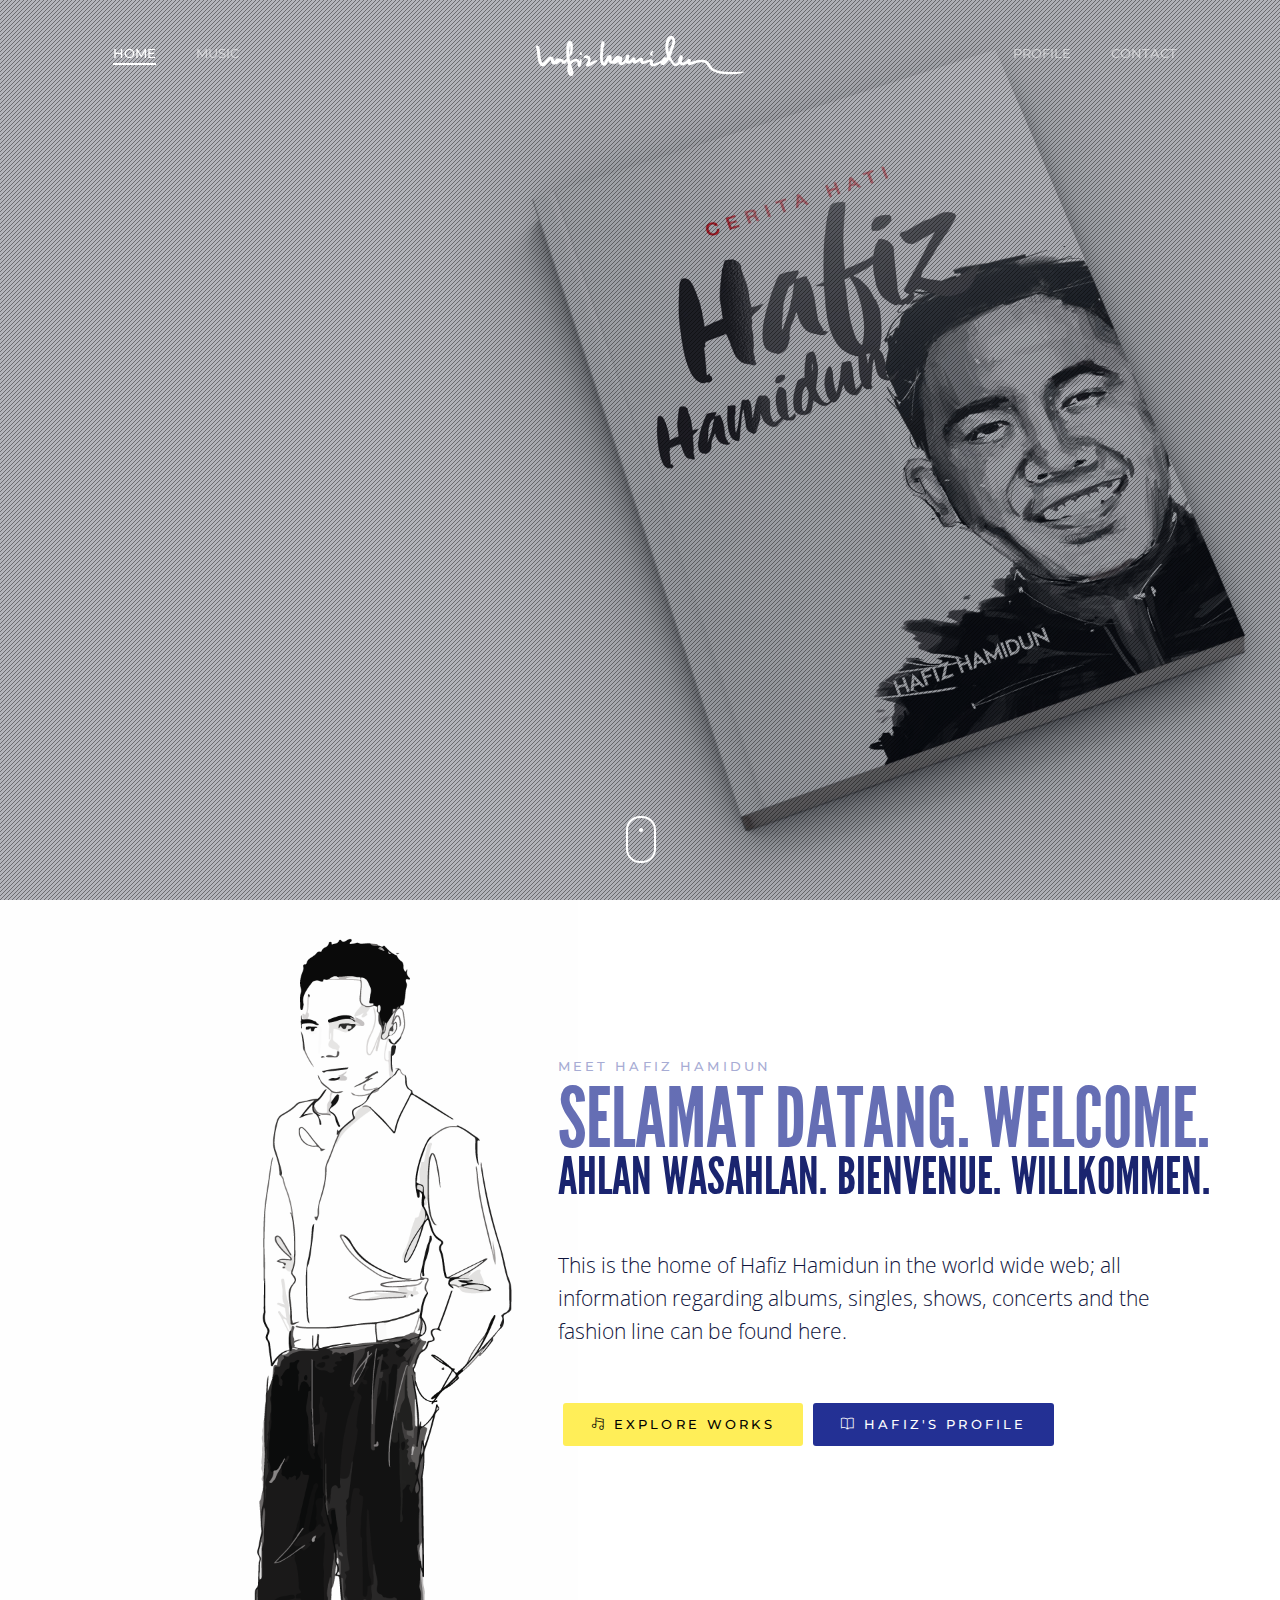
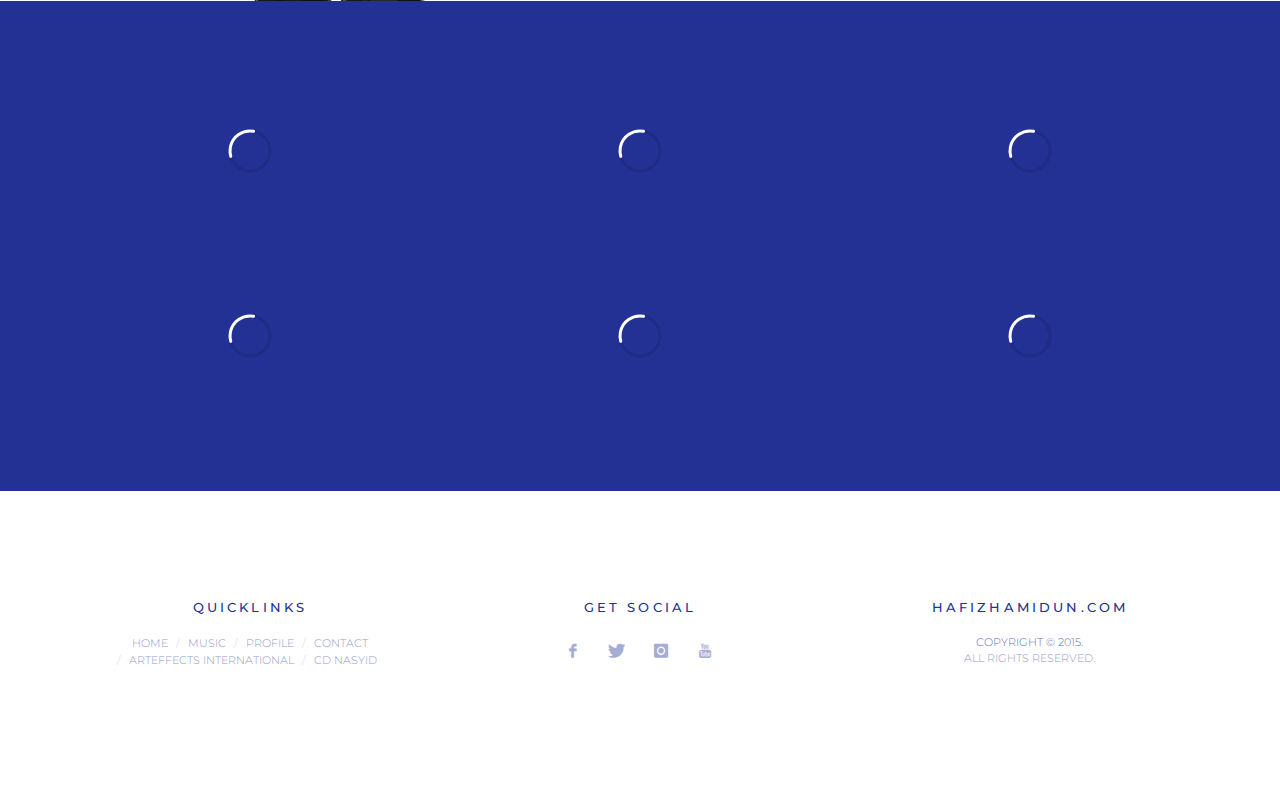
<file: index.html>
<!DOCTYPE html><!--[if lt IE 7]>      <html class="no-js lt-ie10 lt-ie9 lt-ie8 lt-ie7"> <![endif]-->
<!--[if IE 7]>         <html class="no-js lt-ie10 lt-ie9 lt-ie8 ie7"> <![endif]-->
<!--[if IE 8]>         <html class="no-js lt-ie10 lt-ie9 ie8"> <![endif]-->
<!--[if IE 9]>         <html class="no-js lt-ie10 ie9"> <![endif]-->
<!--[if gt IE 9]>      <html class="no-js gt-ie9"> <![endif]-->
<!--[if !IE] <![IGNORE[--><!--[IGNORE[]]--> <html class="no-js noie">
<head>
  <meta http-equiv="content-type" content="text/html;charset=UTF-8">
  <meta charset="utf-8">
  <title>Hafiz Hamidun
  </title>
  <meta name="description" content="The official website of Hafiz Hamidun.">
  <meta name="keywords" content="Hafiz Hamidun, Hafiz, Hamidun, Arteffects International, Arteffects, International, Jubah, Jubah Lelaki, Jubah Islam">
  <meta name="author" content="@arteffectsint">
  <meta name="viewport" content="width=device-width, height=device-height, initial-scale=1.0, user-scalable=no, minimum-scale=1.0, maximum-scale=1.0">
  <link rel="apple-touch-icon" sizes="57x57" href="/assets/icons/apple-touch-icon-57x57.png">
  <link rel="apple-touch-icon" sizes="60x60" href="/assets/icons/apple-touch-icon-60x60.png">
  <link rel="apple-touch-icon" sizes="72x72" href="/assets/icons/apple-touch-icon-72x72.png">
  <link rel="apple-touch-icon" sizes="76x76" href="/assets/icons/apple-touch-icon-76x76.png">
  <link rel="apple-touch-icon" sizes="114x114" href="/assets/icons/apple-touch-icon-114x114.png">
  <link rel="apple-touch-icon" sizes="120x120" href="/assets/icons/apple-touch-icon-120x120.png">
  <link rel="apple-touch-icon" sizes="144x144" href="/assets/icons/apple-touch-icon-144x144.png">
  <link rel="apple-touch-icon" sizes="152x152" href="/assets/icons/apple-touch-icon-152x152.png">
  <link rel="apple-touch-icon" sizes="180x180" href="/assets/icons/apple-touch-icon-180x180.png">
  <link rel="icon" type="image/png" href="/assets/icons/favicon-32x32.png" sizes="32x32">
  <link rel="icon" type="image/png" href="/assets/icons/android-chrome-192x192.png" sizes="192x192">
  <link rel="icon" type="image/png" href="/assets/icons/favicon-96x96.png" sizes="96x96">
  <link rel="icon" type="image/png" href="/assets/icons/favicon-16x16.png" sizes="16x16">
  <link rel="manifest" href="/assets/icons/manifest.json">
  <link rel="shortcut icon" href="/assets/icons/favicon.ico">
  <meta name="msapplication-TileColor" content="#2b5797">
  <meta name="msapplication-TileImage" content="/assets/icons/mstile-144x144.png">
  <meta name="msapplication-config" content="/assets/icons/browserconfig.xml">
  <meta name="theme-color" content="#ffffff">
  <meta name="apple-mobile-web-app-capable" content="yes">
  <meta name="apple-touch-fullscreen" content="yes">
  <meta name="apple-mobile-web-app-status-bar-style" content="default">
  <script>var paceOptions={elements:{selectors:['img']}}</script><script src="/assets/scripts/pace-c88d34b054.min.js"></script>
  <link rel="stylesheet" href="/assets/styles/pace-41592a8e47.min.css">
  <link rel="stylesheet" href="//fonts.googleapis.com/css?family=Montserrat:400,700|Open+Sans:400,300,700,800|Playfair+Display:400italic">
  <link rel="stylesheet" href="https://maxcdn.bootstrapcdn.com/font-awesome/4.4.0/css/font-awesome.min.css"><link rel="stylesheet" href="/assets/styles/fonts-d02a836f6a.min.css">
  <link rel="stylesheet" href="/assets/styles/vendor-420ef39779.min.css">
  <link rel="stylesheet" href="/assets/styles/main-2fc36399ea.min.css">
  <script src="/assets/scripts/head-890bf6e8b8.min.js"></script>
</head>
<body id="page-index">
  <div class="canvas-wrap">
    <nav class="mobile-nav"></nav>
    <nav data-pages="header" class="canvas-slide header bg-header transparent-light" data-pages-header="autoresize" data-pages-resize-class="light-solid">
      <button data-pages="header-toggle" class="hamburger"><span>toggle menu</span></button>
      <div class="container relative">
        <div class="pull-center">
          <div class="pull-center-inner">
            <div class="header-inner logo-wrapper"><a href="/"><img alt="" data-src-retina="/assets/images/logo/hh-black.svg" src="/assets/images/logo/hh-black.svg" style="height:40px;" class="alt"/><img alt="" data-src-retina="/assets/images/logo/hh-white.svg" src="/assets/images/logo/hh-white.svg" style="height:40px;" class="logo"/></a></div>
          </div>
        </div>
        <div id="header" data-pages-direction="slideLeft" data-pages="menu-content" class="menu-content clearfix">
          <div class="pull-left sm-full-width">
            <div class="header-inner">
              <ul class="menu">
                <li><a data-body="index" data-text="Home" href="/">Home</a></li>
                <li><a data-body="music" data-text="Music" href="/music">Music</a></li>
              </ul>
            </div>
          </div>
          <div class="pull-right sm-full-width">
            <div class="header-inner">
              <ul class="menu">
                <li><a data-body="profile" data-text="Profile" href="/profile">Profile</a></li>
                <li><a data-body="contact" data-text="Contact" href="/contact">Contact</a></li>
              </ul>
            </div>
          </div>
        </div>
      </div>
    </nav>
    <div class="canvas-slide canvas-content">
      <div class="mobile-overlay"></div>
      <section data-pages="parallax" class="jumbotron full-vh">
        <div class="inner full-vh">
          <div id="hero" class="swiper-container">
            <div class="swiper-wrapper">
              <div class="swiper-slide fit bg-master-darkest">
                <div class="slider-wrapper">
                  <div data-swiper-parallax="20%" class="background-wrapper">
                    <div data-pages-bg-image="/assets/images/hero/hh-chhh.jpg" data-bg-overlay-class="bg-master-darkest" data-overlay-opacity="0.3" draggable="false" class="background hidden-xs"></div>
                    <div data-pages-bg-image="/assets/images/hero/hh-chhh-sq.jpg" data-bg-overlay-class="bg-master-darkest" data-overlay-opacity="0.3" draggable="false" class="background hidden-sm hidden-md hidden-lg"></div>
                  </div>
                </div>
                <div class="content-layer">
                  <div class="inner full-height">
                    <div class="container-xs-height full-height">
                      <div class="col-xs-height col-middle">
                        <div class="container text-left text-white xs-p-t-100">
                          <div class="col-sm-8">
                            <h1 data-pages-animation="standard" data-delay="1500" data-type="transition.slideDownIn" class="no-orphan">Cerita Hati<br><b>Hafiz Hamidun</b></h1>
                            <h3 data-pages-animation="standard" data-delay="1500" data-type="transition.slideUpIn" class="m-t-60">First book from Hafiz Hamidun featuring quotes from his <a target="_blank" href="https://www.facebook.com/hafizhamidun" class="text-white link">Facebook</a>, <a target="_blank" href="https://www.twitter.com/hafizhamidun" class="text-white link">Twitter</a> and <a target="_blank" href="https://www.instagram.com/hafizhamidun" class="text-white link">Instagram</a> posts.</h3>
                            <h4 data-pages-animation="standard" data-delay="2000" data-type="transition.slideUpIn">Published by <strong>Nubook Press </strong><a target="_blank" href="https://www.twitter.com/HaiNuBook" class="text-white link">@HaiNuBook</a></h4><a data-pages-animation="standard" data-delay="2500" data-type="transition.slideLeftIn" target="_blank" href="http://www.cdnasyid.com/shop/cerita-hati-hafiz-hamidun/" class="m-t-50 btn btn-lg btn-accent text-black block-title margin-5"><i class="ti-shopping-cart"></i> Buy Now</a>
                          </div>
                        </div>
                      </div>
                    </div>
                  </div>
                </div>
              </div>
              <div class="swiper-slide fit bg-master-darkest">
                <div class="slider-wrapper">
                  <div data-swiper-parallax="20%" class="background-wrapper">
                    <div data-pages-bg-image="/assets/images/hero/hh5.jpg" data-bg-overlay-class="bg-master" data-overlay-opacity="0.1" draggable="false" class="background hidden-xs"></div>
                    <div data-pages-bg-image="/assets/images/hero/hh2.jpg" data-bg-overlay-class="bg-master" data-overlay-opacity="0.3" draggable="false" class="background hidden-sm hidden-md hidden-lg"></div>
                  </div>
                </div>
                <div class="content-layer">
                  <div class="inner full-height">
                    <div class="container-xs-height full-height">
                      <div class="col-xs-height col-middle">
                        <div class="container text-left text-white xs-p-t-100">
                          <div class="col-sm-12">
                            <h1 data-pages-animation="standard" data-delay="1500" data-type="transition.slideDownIn" class="no-orphan">Discover the<br><b data-pages-init="text-rotate" data-speed="3000" data-animation="flipUp">Man, Music, Work</b></h1>
                            <h3 data-pages-animation="standard" data-delay="1500" data-type="transition.slideUpIn" class="m-t-60"><a href="#" class="text-white link watchvid-janjiku">Watch the latest lyric video <i>&ldquo;Janjiku&rdquo;</i></a><br><br><a href="https://itunes.apple.com/my/album/i-love-rasulullah/id978251972" target="_blank" class="text-white link">Get The Latest album <i>&ldquo;I Love Rasulullah&rdquo;</i></a><br><a href="#" class="text-white link watchvid-penyelamat">Watch the music video <i>&ldquo;Penyelamat&rdquo; </i></a></h3>
                          </div>
                        </div>
                      </div>
                    </div>
                  </div>
                </div>
              </div>
              <div class="swiper-slide fit bg-black">
                <div class="content-layer">
                  <div class="full-height">
                    <div class="container-xs-height full-height">
                      <div class="col-xs-height col-middle">
                        <!-- VIDEO-->
                        <div data-fitvids>
                          <iframe width="560" height="315" src="https://www.youtube.com/embed/Q8N-O8uUjqI?rel=0&amp;showinfo=0" frameborder="0" allowfullscreen></iframe>
                          
                        </div>
                      </div>
                    </div>
                  </div>
                </div>
              </div>
              <div class="swiper-slide fit bg-black">
                <div class="content-layer">
                  <div class="full-height">
                    <div class="container-xs-height full-height">
                      <div class="col-xs-height col-middle">
                        <!-- VIDEO-->
                        <div data-fitvids>
                          <iframe id="penyelamat" src="https://player.vimeo.com/video/139725789?color=2979ff&title=0&byline=0&portrait=0" width="500" height="281" frameborder="0" webkitallowfullscreen mozallowfullscreen allowfullscreen></iframe>
                          
                        </div>
                      </div>
                    </div>
                  </div>
                </div>
              </div>
            </div>
            <div class="mouse-wrapper">
              <div class="mouse">
                <div class="mouse-scroll"></div>
              </div>
            </div>
            <div class="swiper-navigation swiper-rounded swiper-white-solid swiper-button-prev auto-reveal"></div>
            <div class="swiper-navigation swiper-rounded swiper-white-solid swiper-button-next auto-reveal"></div>
          </div>
        </div>
      </section>
      <section data-pages="parallax" data-speed='{"coverPhoto":0.7}' data-pages-bg-image="/assets/images/hero/hh-sketch-1.png" data-bg-overlay-class="bg-white" data-overlay-opacity="0" class="bg-white text-master-darkest">
        <div class="container p-t-150 p-b-150 xs-padding-50">
          <div class="row">
            <div class="col-sm-7 col-sm-offset-5">
              <h5 class="block-title text-master-lighter">Meet Hafiz Hamidun</h5>
              <h2 data-slabtext class="slab no-margin text-white"><span class="slabtext text-master-light">Selamat datang. Welcome. </span><span class="slabtext text-master-dark">Ahlan Wasahlan. Bienvenue. Willkommen.</span></h2>
              <p class="text-master-darker m-t-50 m-b-50">This is the home of Hafiz Hamidun in the world wide web; all information regarding albums, singles, shows, concerts and the fashion line can be found here.</p><a href="/music" class="btn btn-lg btn-accent text-black block-title margin-5"><i class="ti-music-alt"></i> Explore Works</a><a href="/profile" class="btn btn-lg btn-primary text-white block-title margin-5"><i class="ti-book"></i> Hafiz's Profile</a>
            </div>
          </div>
        </div>
      </section>
      <section class="social-count p-t-60 p-b-60 bg-master text-white">
        <div class="container">
          <div class="row">
            <div class="col-sm-4 col-xs-6 padding-0"><a href="https://www.facebook.com/hafizhamidun" target="_blank" class="margin-10 c-facebook">
                <div class="progress-circle-indeterminate progress-circle-white"></div><span class="wrapper"><i class="icon-facebook"></i>
                  <div class="count"></div>
                  <div class="block-title muted">likes</div></span></a></div>
            <div class="col-sm-4 col-xs-6 padding-0"><a href="https://twitter.com/hafizhamidun" target="_blank" class="margin-10 c-twitter">
                <div class="progress-circle-indeterminate progress-circle-white"></div><span class="wrapper"><i class="icon-twitter"></i>
                  <div class="count"></div>
                  <div class="block-title muted">followers</div></span></a></div>
            <div class="col-sm-4 col-xs-6 padding-0"><a href="https://instagram.com/hafizhamidun" target="_blank" class="margin-10 c-instagram">
                <div class="progress-circle-indeterminate progress-circle-white"></div><span class="wrapper"><i class="icon-instagram"></i>
                  <div class="count"></div>
                  <div class="block-title muted">followers</div></span></a></div>
            <div class="col-sm-4 col-xs-6 padding-0"><a href="https://youtube.com/user/HafizHamidunVEVO" target="_blank" class="margin-10 c-youtube">
                <div class="progress-circle-indeterminate progress-circle-white"></div><span class="wrapper"><i class="soc-vevo"></i>
                  <div class="count"></div>
                  <div class="block-title muted">subscribers</div></span></a></div>
            <div class="col-sm-4 col-xs-6 padding-0"><a href="https://open.spotify.com/artist/6DgMaXR0c070BQWs9VyuNB" target="_blank" class="margin-10 c-spotify">
                <div class="progress-circle-indeterminate progress-circle-white"></div><span class="wrapper"><i class="icon-spotify"></i>
                  <div class="count"></div>
                  <div class="block-title muted">followers</div></span></a></div>
            <div class="col-sm-4 col-xs-6 padding-0"><a href="https://www.soundcloud.com/hafizhamidun" target="_blank" class="margin-10 c-soundcloud">
                <div class="progress-circle-indeterminate progress-circle-white"></div><span class="wrapper"><i class="icon-soundcloud"></i>
                  <div class="count"></div>
                  <div class="block-title muted">followers</div></span></a></div>
          </div>
        </div>
      </section>
      <section class="instagram-feed bg-master"></section>
      <div class="clearfix"></div>
      <!-- START FOOTER-->
      <footer class="p-b-100 p-t-100 bg-white text-master">
        <div class="container">
          <div class="row">
            <div class="col-sm-4 text-center links sm-p-b-20">
              <h5 class="text-master block-title">Quicklinks</h5>
              <div class="m-t-20 m-b-20">
                <ul class="muted">
                  <li><a href="/">Home</a></li>
                  <li><a href="/music">Music</a></li>
                  <li><a href="/profile">Profile</a></li>
                  <li><a href="/contact">Contact</a></li>
                  <li><a href="https://arteffects.international" target="_blank">Arteffects International</a></li>
                  <li><a href="http://www,cdnasyid.com" target="_blank">CD Nasyid</a></li>
                </ul>
              </div>
            </div>
            <div class="col-sm-4 text-center b-l b-r sm-p-b-10">
              <h5 class="text-master block-title">Get Social</h5>
              <div class="m-t-20 m-b-20 text-master">
                <ul class="social-links no-margin">
                  <li><a href="https://www.facebook.com/hafizhamidun" target="_blank" title="Facebook" class="social-icon si-borderless si-small si-facebook"><i class="icon-facebook"></i></a></li>
                  <li><a href="https://twitter.com/hafizhamidun" target="_blank" title="Twitter" class="social-icon si-borderless si-small si-twitter"><i class="icon-twitter"></i></a></li>
                  <li><a href="https://instagram.com/hafizhamidun" target="_blank" title="Instagram" class="social-icon si-borderless si-small si-instagram"><i class="icon-instagram"></i></a></li>
                  <li><a href="https://www.youtube.com/hafizhamidun" target="_blank" title="Youtube" class="social-icon si-borderless si-small si-youtube"><i class="icon-youtube"></i></a></li>
                </ul>
              </div>
            </div>
            <div class="col-sm-4 text-center copyright">
              <h5 class="text-master block-title">HafizHamidun.com</h5>
              <div class="m-t-20 m-b-20">
                <p class="margin-0 hint-text">Copyright &#169; 2015.</p>
                <p class="margin-0 muted">All Rights Reserved.</p>
              </div>
            </div>
          </div>
        </div>
      </footer>
      <!-- END FOOTER-->
    </div>
  </div><script src="/assets/scripts/vendor-7ede473991.min.js"></script>
  <script src="/assets/scripts/main-66b0d5b682.min.js"></script>
  <script>
    (function(i,s,o,g,r,a,m){i['GoogleAnalyticsObject']=r;i[r]=i[r]||function(){
    (i[r].q=i[r].q||[]).push(arguments)},i[r].l=1*new Date();a=s.createElement(o),
    m=s.getElementsByTagName(o)[0];a.async=1;a.src=g;m.parentNode.insertBefore(a,m)
    })(window,document,'script','//www.google-analytics.com/analytics.js','ga');
    ga('create', 'UA-68819597-1', 'auto');
    ga('send', 'pageview');
    
  </script>
</body></html>
</file>
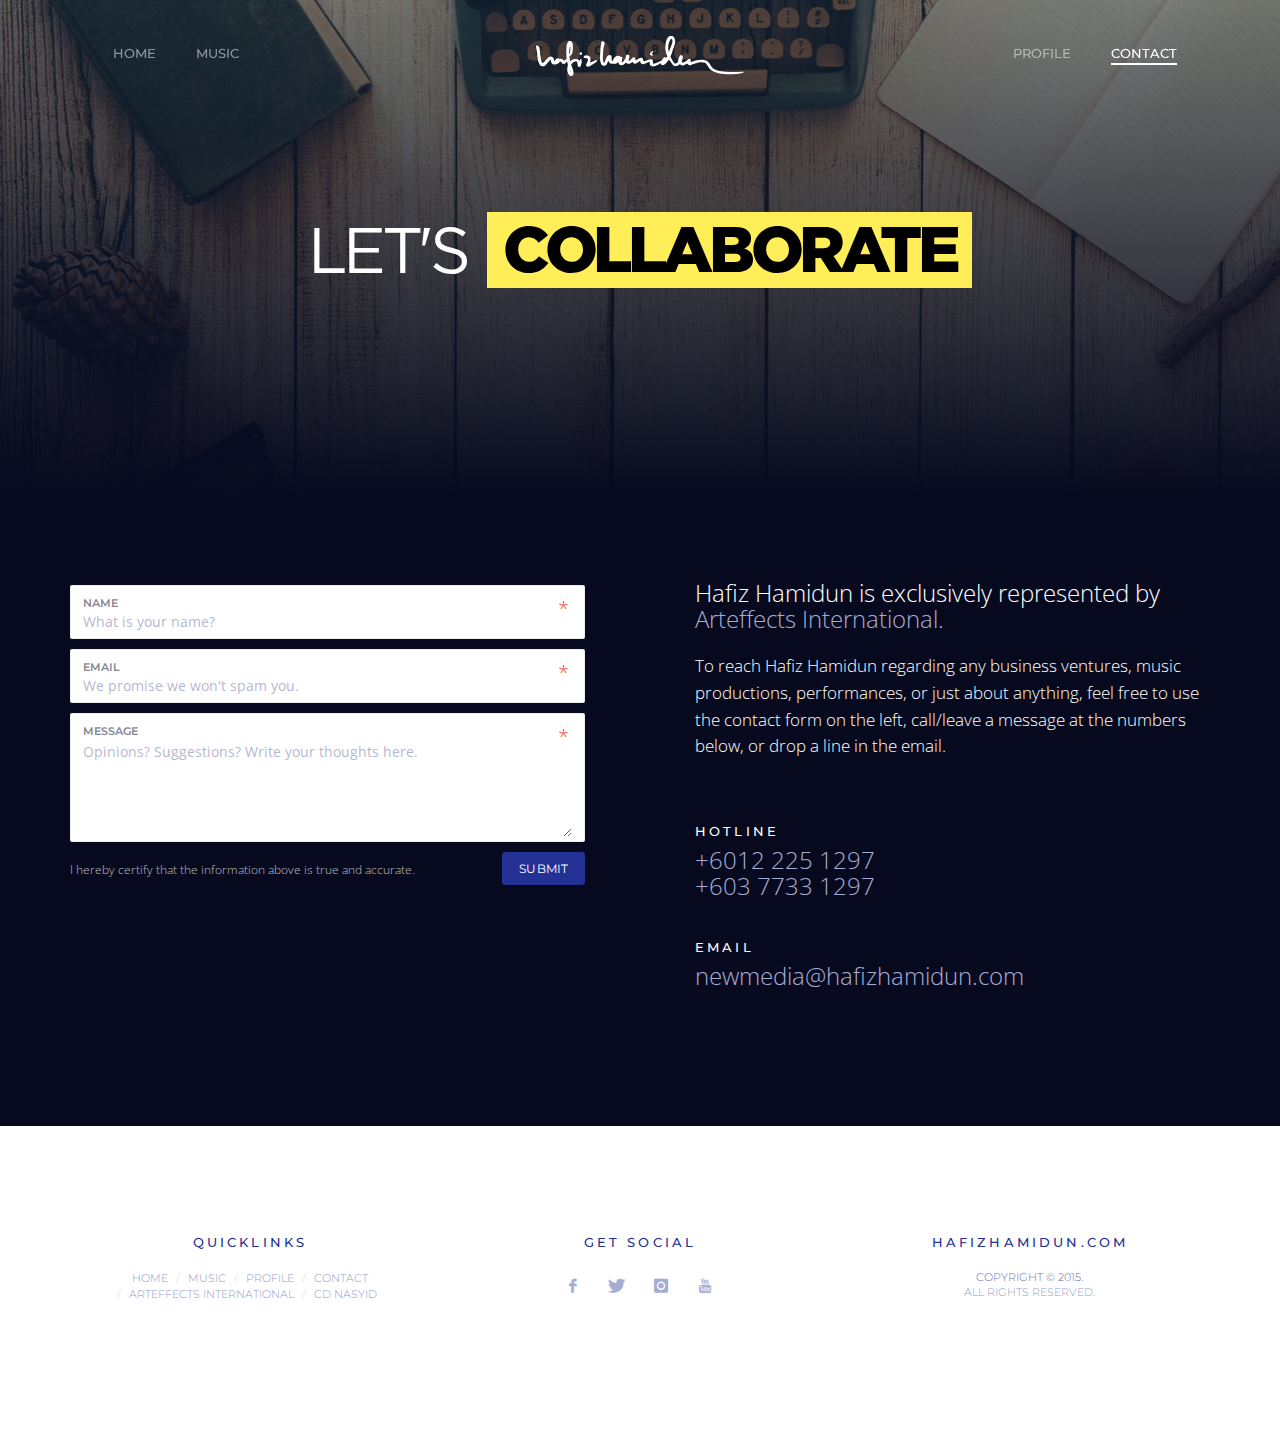
<file: contact.html>
<!DOCTYPE html><!--[if lt IE 7]>      <html class="no-js lt-ie10 lt-ie9 lt-ie8 lt-ie7"> <![endif]-->
<!--[if IE 7]>         <html class="no-js lt-ie10 lt-ie9 lt-ie8 ie7"> <![endif]-->
<!--[if IE 8]>         <html class="no-js lt-ie10 lt-ie9 ie8"> <![endif]-->
<!--[if IE 9]>         <html class="no-js lt-ie10 ie9"> <![endif]-->
<!--[if gt IE 9]>      <html class="no-js gt-ie9"> <![endif]-->
<!--[if !IE] <![IGNORE[--><!--[IGNORE[]]--> <html class="no-js noie">
<head>
  <meta http-equiv="content-type" content="text/html;charset=UTF-8">
  <meta charset="utf-8">
  <title>Contact &middot; Hafiz Hamidun
  </title>
  <meta name="description" content="The official website of Hafiz Hamidun.">
  <meta name="keywords" content="Hafiz Hamidun, Hafiz, Hamidun, Arteffects International, Arteffects, International, Jubah, Jubah Lelaki, Jubah Islam">
  <meta name="author" content="@arteffectsint">
  <meta name="viewport" content="width=device-width, height=device-height, initial-scale=1.0, user-scalable=no, minimum-scale=1.0, maximum-scale=1.0">
  <link rel="apple-touch-icon" sizes="57x57" href="/assets/icons/apple-touch-icon-57x57.png">
  <link rel="apple-touch-icon" sizes="60x60" href="/assets/icons/apple-touch-icon-60x60.png">
  <link rel="apple-touch-icon" sizes="72x72" href="/assets/icons/apple-touch-icon-72x72.png">
  <link rel="apple-touch-icon" sizes="76x76" href="/assets/icons/apple-touch-icon-76x76.png">
  <link rel="apple-touch-icon" sizes="114x114" href="/assets/icons/apple-touch-icon-114x114.png">
  <link rel="apple-touch-icon" sizes="120x120" href="/assets/icons/apple-touch-icon-120x120.png">
  <link rel="apple-touch-icon" sizes="144x144" href="/assets/icons/apple-touch-icon-144x144.png">
  <link rel="apple-touch-icon" sizes="152x152" href="/assets/icons/apple-touch-icon-152x152.png">
  <link rel="apple-touch-icon" sizes="180x180" href="/assets/icons/apple-touch-icon-180x180.png">
  <link rel="icon" type="image/png" href="/assets/icons/favicon-32x32.png" sizes="32x32">
  <link rel="icon" type="image/png" href="/assets/icons/android-chrome-192x192.png" sizes="192x192">
  <link rel="icon" type="image/png" href="/assets/icons/favicon-96x96.png" sizes="96x96">
  <link rel="icon" type="image/png" href="/assets/icons/favicon-16x16.png" sizes="16x16">
  <link rel="manifest" href="/assets/icons/manifest.json">
  <link rel="shortcut icon" href="/assets/icons/favicon.ico">
  <meta name="msapplication-TileColor" content="#2b5797">
  <meta name="msapplication-TileImage" content="/assets/icons/mstile-144x144.png">
  <meta name="msapplication-config" content="/assets/icons/browserconfig.xml">
  <meta name="theme-color" content="#ffffff">
  <meta name="apple-mobile-web-app-capable" content="yes">
  <meta name="apple-touch-fullscreen" content="yes">
  <meta name="apple-mobile-web-app-status-bar-style" content="default">
  <script>var paceOptions={elements:{selectors:['img']}}</script><script src="/assets/scripts/pace-c88d34b054.min.js"></script>
  <link rel="stylesheet" href="/assets/styles/pace-41592a8e47.min.css">
  <link rel="stylesheet" href="//fonts.googleapis.com/css?family=Montserrat:400,700|Open+Sans:400,300,700,800|Playfair+Display:400italic">
  <link rel="stylesheet" href="https://maxcdn.bootstrapcdn.com/font-awesome/4.4.0/css/font-awesome.min.css"><link rel="stylesheet" href="/assets/styles/fonts-d02a836f6a.min.css">
  <link rel="stylesheet" href="/assets/styles/vendor-420ef39779.min.css">
  <link rel="stylesheet" href="/assets/styles/main-2fc36399ea.min.css">
  <script src="/assets/scripts/head-890bf6e8b8.min.js"></script>
</head>
<body id="page-contact" class="contact">
  <div class="canvas-wrap">
    <nav class="mobile-nav"></nav>
    <nav data-pages="header" class="canvas-slide header bg-header transparent-light" data-pages-header="autoresize" data-pages-resize-class="light-solid">
      <button data-pages="header-toggle" class="hamburger"><span>toggle menu</span></button>
      <div class="container relative">
        <div class="pull-center">
          <div class="pull-center-inner">
            <div class="header-inner logo-wrapper"><a href="/"><img alt="" data-src-retina="/assets/images/logo/hh-black.svg" src="/assets/images/logo/hh-black.svg" style="height:40px;" class="alt"/><img alt="" data-src-retina="/assets/images/logo/hh-white.svg" src="/assets/images/logo/hh-white.svg" style="height:40px;" class="logo"/></a></div>
          </div>
        </div>
        <div id="header" data-pages-direction="slideLeft" data-pages="menu-content" class="menu-content clearfix">
          <div class="pull-left sm-full-width">
            <div class="header-inner">
              <ul class="menu">
                <li><a data-body="index" data-text="Home" href="/">Home</a></li>
                <li><a data-body="music" data-text="Music" href="/music">Music</a></li>
              </ul>
            </div>
          </div>
          <div class="pull-right sm-full-width">
            <div class="header-inner">
              <ul class="menu">
                <li><a data-body="profile" data-text="Profile" href="/profile">Profile</a></li>
                <li><a data-body="contact" data-text="Contact" href="/contact">Contact</a></li>
              </ul>
            </div>
          </div>
        </div>
      </div>
    </nav>
    <div class="canvas-slide canvas-content">
      <div class="mobile-overlay"></div>
      <!-- BEGIN HERO WITH PARALLAX-->
      <section data-pages-bg-image="/assets/images/hero/desk.jpg" data-bg-overlay-class="bg-master-darkest" data-overlay-opacity="0.5" class="hero">
        <div class="container-xs-height full-height">
          <div class="col-xs-height col-middle">
            <div class="container text-center xs-text-left">
              <div class="col-sm-12">
                <h1 class="inner text-white">Let's <b>collaborate</b></h1>
              </div>
            </div>
          </div>
        </div>
      </section>
      <!-- END HERO WITH PARALLAX-->
      <!-- START CONTACT SECTION-->
      <section class="p-t-70 p-b-100 sm-p-b-30 bg-primary-darkest">
        <div class="container">
          <div class="row">
            <div class="col-md-6">
              <div class="p-r-40 sm-p-r-0">
                <form id="contact-form" class="m-t-15">
                  <div>
                    <div class="form-group form-group-default required">
                      <label>Name</label>
                      <input type="text" placeholder="What is your name?" name="name" required="" class="form-control">
                    </div>
                    <div class="form-group form-group-default required">
                      <label>Email</label>
                      <input type="email" placeholder="We promise we won't spam you." name="_replyto" required="" class="form-control">
                    </div>
                    <div class="form-group form-group-default required">
                      <label>Message</label>
                      <textarea placeholder="Opinions? Suggestions? Write your thoughts here." name="message" style="height:100px" required="" class="form-control"></textarea>
                    </div>
                  </div>
                  <div class="m-t-10 m-b-10 clearfix xs-text-center">
                    <p style="line-height:35px" class="pull-left xs-pull-reset small hint-text no-margin col-middle text-white lhem-1">I hereby certify that the information above is true and accurate.</p>
                    <input type="text" name="_gotcha" class="hidden">
                    <button class="btn btn-primary font-montserrat all-caps fs-12 pull-right xs-pull-reset">Submit</button>
                  </div>
                  <div class="clearfix"></div>
                </form>
              </div>
            </div>
            <div class="col-md-6 contact-info">
              <div class="p-l-40 sm-p-l-0 sm-p-t-10 sm-p-b-20 sm-p-t-50 text-white sm-text-center">
                <h3>Hafiz Hamidun is exclusively represented by <a href="//arteffects.international" target="_blank">Arteffects International.</a></h3>
                <p class="m-t-20">To reach Hafiz Hamidun regarding any business ventures, music productions, performances, or just about anything, feel free to use the contact form on the left, call/leave a message at the numbers below, or drop a line in the email.</p>
                <div class="row">
                  <div class="col-sm-12">
                    <h5 class="contact-title block-title">Hotline</h5>
                    <p class="contact-details"><a href="callto:+60122251297">+6012 225 1297</a><br><a href="callto:+60377331297">+603 7733 1297</a></p>
                    <h5 class="contact-title block-title">Email</h5>
                    <p class="contact-details"><a href="mailto:newmedia@hafizhamidun.com">newmedia@hafizhamidun.com</a></p>
                  </div>
                </div>
              </div>
            </div>
          </div>
        </div>
      </section>
      <!-- END CONTACT SECION-->
      <!-- START FOOTER-->
      <footer class="p-b-100 p-t-100 bg-white text-master">
        <div class="container">
          <div class="row">
            <div class="col-sm-4 text-center links sm-p-b-20">
              <h5 class="text-master block-title">Quicklinks</h5>
              <div class="m-t-20 m-b-20">
                <ul class="muted">
                  <li><a href="/">Home</a></li>
                  <li><a href="/music">Music</a></li>
                  <li><a href="/profile">Profile</a></li>
                  <li><a href="/contact">Contact</a></li>
                  <li><a href="https://arteffects.international" target="_blank">Arteffects International</a></li>
                  <li><a href="http://www,cdnasyid.com" target="_blank">CD Nasyid</a></li>
                </ul>
              </div>
            </div>
            <div class="col-sm-4 text-center b-l b-r sm-p-b-10">
              <h5 class="text-master block-title">Get Social</h5>
              <div class="m-t-20 m-b-20 text-master">
                <ul class="social-links no-margin">
                  <li><a href="https://www.facebook.com/hafizhamidun" target="_blank" title="Facebook" class="social-icon si-borderless si-small si-facebook"><i class="icon-facebook"></i></a></li>
                  <li><a href="https://twitter.com/hafizhamidun" target="_blank" title="Twitter" class="social-icon si-borderless si-small si-twitter"><i class="icon-twitter"></i></a></li>
                  <li><a href="https://instagram.com/hafizhamidun" target="_blank" title="Instagram" class="social-icon si-borderless si-small si-instagram"><i class="icon-instagram"></i></a></li>
                  <li><a href="https://www.youtube.com/hafizhamidun" target="_blank" title="Youtube" class="social-icon si-borderless si-small si-youtube"><i class="icon-youtube"></i></a></li>
                </ul>
              </div>
            </div>
            <div class="col-sm-4 text-center copyright">
              <h5 class="text-master block-title">HafizHamidun.com</h5>
              <div class="m-t-20 m-b-20">
                <p class="margin-0 hint-text">Copyright &#169; 2015.</p>
                <p class="margin-0 muted">All Rights Reserved.</p>
              </div>
            </div>
          </div>
        </div>
      </footer>
      <!-- END FOOTER-->
    </div>
  </div><script src="/assets/scripts/vendor-7ede473991.min.js"></script>
  <script src="/assets/scripts/main-66b0d5b682.min.js"></script>
  <script>
    (function(i,s,o,g,r,a,m){i['GoogleAnalyticsObject']=r;i[r]=i[r]||function(){
    (i[r].q=i[r].q||[]).push(arguments)},i[r].l=1*new Date();a=s.createElement(o),
    m=s.getElementsByTagName(o)[0];a.async=1;a.src=g;m.parentNode.insertBefore(a,m)
    })(window,document,'script','//www.google-analytics.com/analytics.js','ga');
    ga('create', 'UA-68819597-1', 'auto');
    ga('send', 'pageview');
    
  </script>
</body></html>
</file>
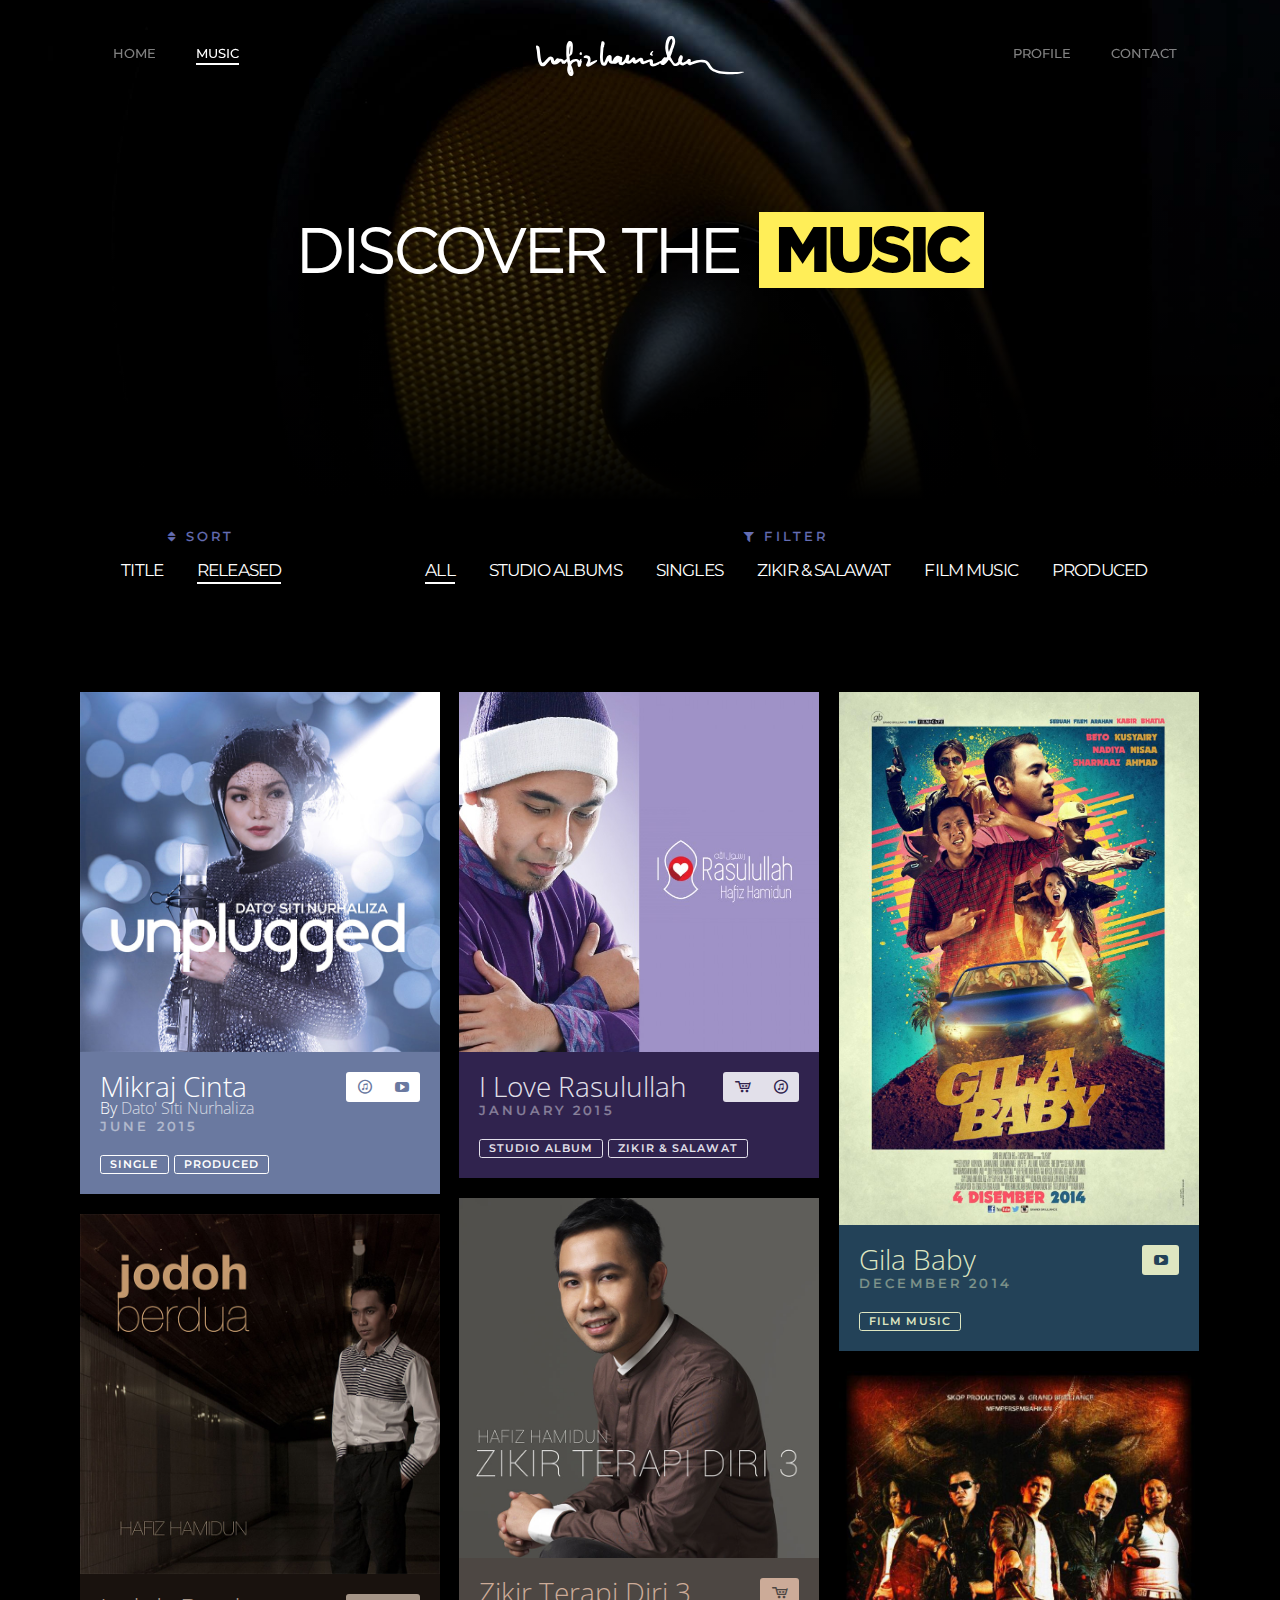
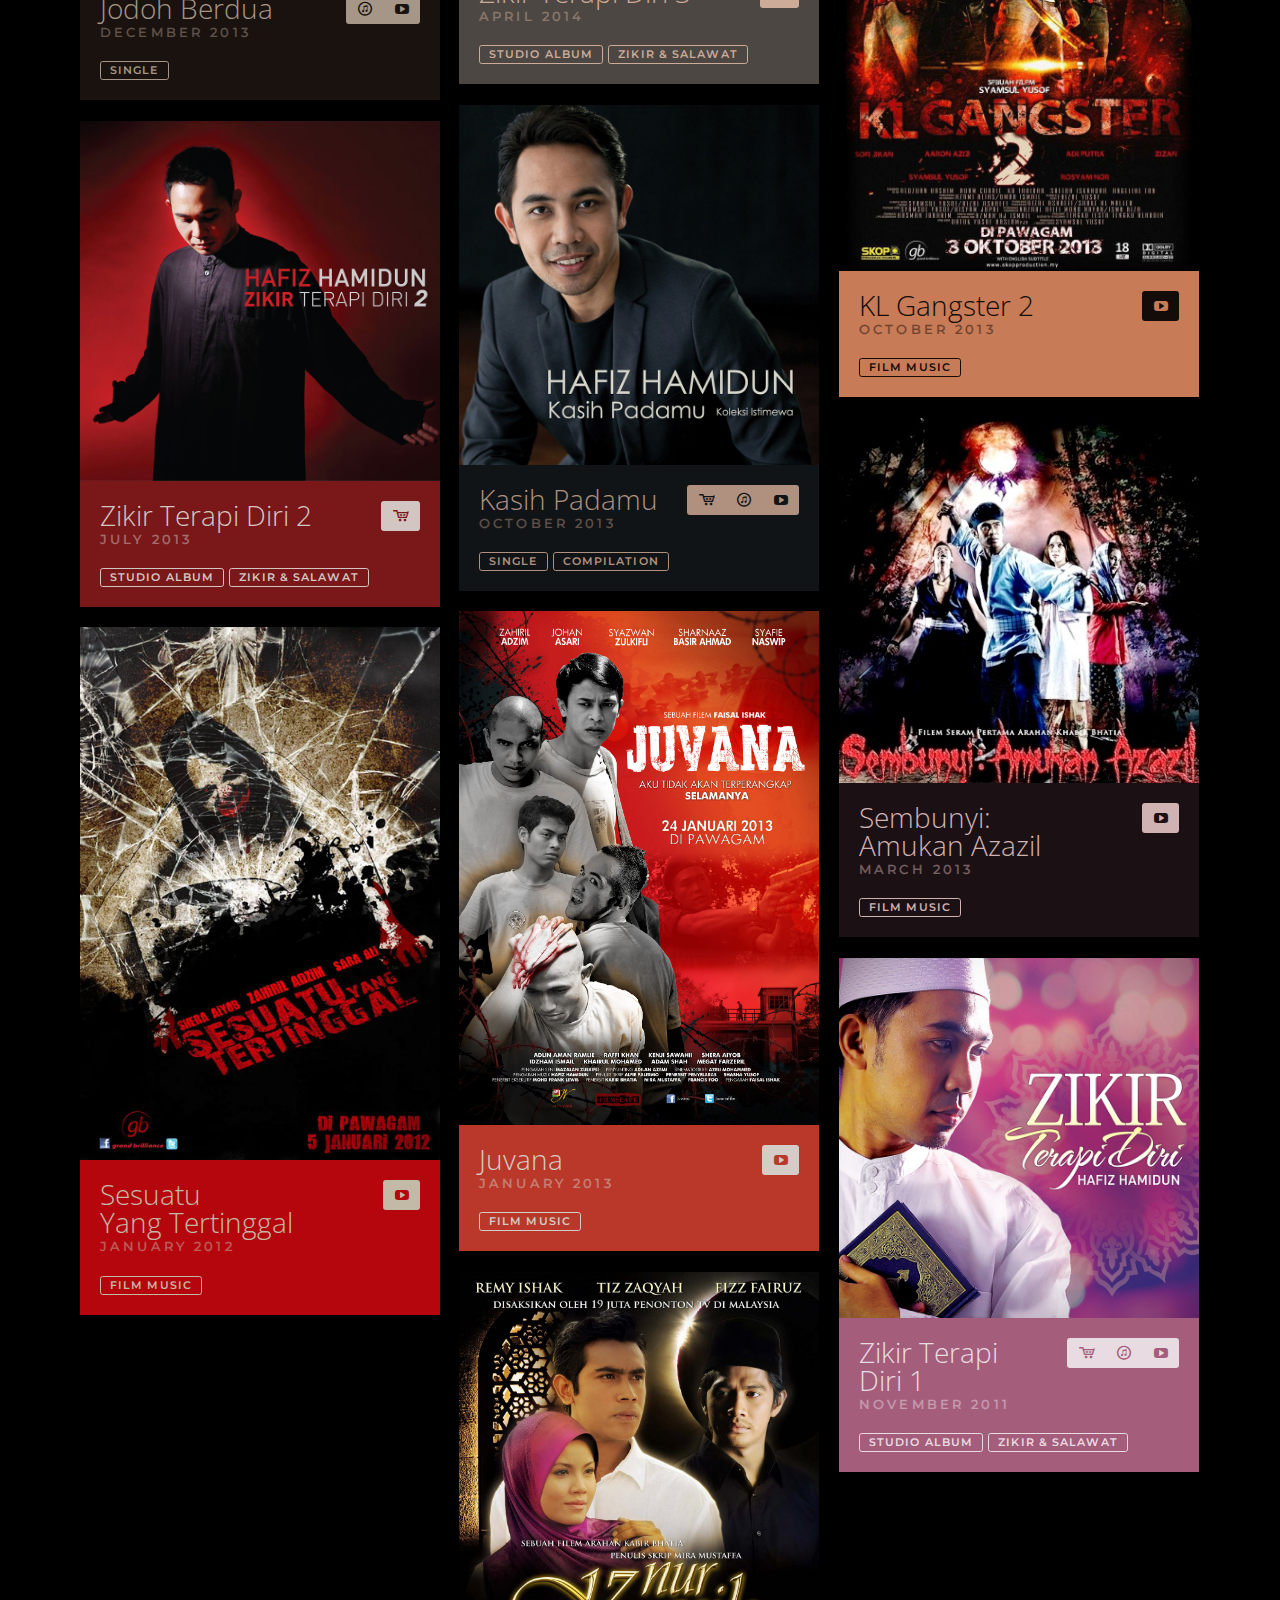
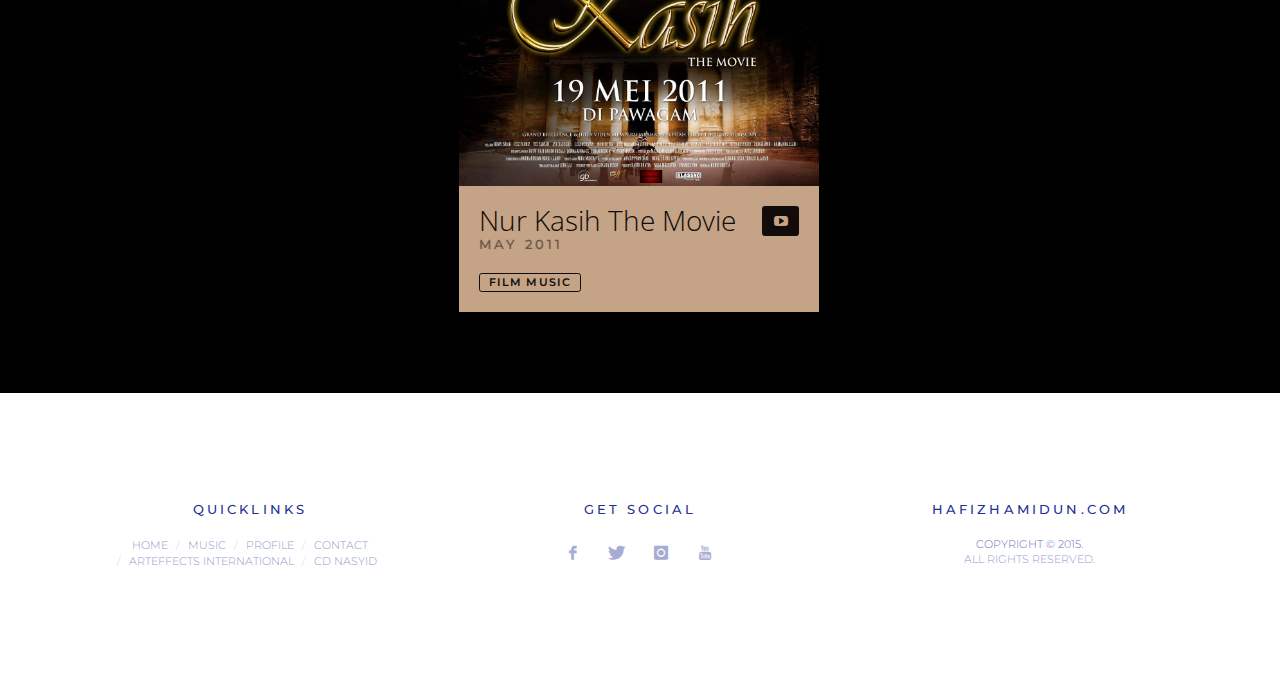
<file: music.html>
<!DOCTYPE html><!--[if lt IE 7]>      <html class="no-js lt-ie10 lt-ie9 lt-ie8 lt-ie7"> <![endif]-->
<!--[if IE 7]>         <html class="no-js lt-ie10 lt-ie9 lt-ie8 ie7"> <![endif]-->
<!--[if IE 8]>         <html class="no-js lt-ie10 lt-ie9 ie8"> <![endif]-->
<!--[if IE 9]>         <html class="no-js lt-ie10 ie9"> <![endif]-->
<!--[if gt IE 9]>      <html class="no-js gt-ie9"> <![endif]-->
<!--[if !IE] <![IGNORE[--><!--[IGNORE[]]--> <html class="no-js noie">
<head>
  <meta http-equiv="content-type" content="text/html;charset=UTF-8">
  <meta charset="utf-8">
  <title>Music &middot; Hafiz Hamidun
  </title>
  <meta name="description" content="The official website of Hafiz Hamidun.">
  <meta name="keywords" content="Hafiz Hamidun, Hafiz, Hamidun, Arteffects International, Arteffects, International, Jubah, Jubah Lelaki, Jubah Islam">
  <meta name="author" content="@arteffectsint">
  <meta name="viewport" content="width=device-width, height=device-height, initial-scale=1.0, user-scalable=no, minimum-scale=1.0, maximum-scale=1.0">
  <link rel="apple-touch-icon" sizes="57x57" href="/assets/icons/apple-touch-icon-57x57.png">
  <link rel="apple-touch-icon" sizes="60x60" href="/assets/icons/apple-touch-icon-60x60.png">
  <link rel="apple-touch-icon" sizes="72x72" href="/assets/icons/apple-touch-icon-72x72.png">
  <link rel="apple-touch-icon" sizes="76x76" href="/assets/icons/apple-touch-icon-76x76.png">
  <link rel="apple-touch-icon" sizes="114x114" href="/assets/icons/apple-touch-icon-114x114.png">
  <link rel="apple-touch-icon" sizes="120x120" href="/assets/icons/apple-touch-icon-120x120.png">
  <link rel="apple-touch-icon" sizes="144x144" href="/assets/icons/apple-touch-icon-144x144.png">
  <link rel="apple-touch-icon" sizes="152x152" href="/assets/icons/apple-touch-icon-152x152.png">
  <link rel="apple-touch-icon" sizes="180x180" href="/assets/icons/apple-touch-icon-180x180.png">
  <link rel="icon" type="image/png" href="/assets/icons/favicon-32x32.png" sizes="32x32">
  <link rel="icon" type="image/png" href="/assets/icons/android-chrome-192x192.png" sizes="192x192">
  <link rel="icon" type="image/png" href="/assets/icons/favicon-96x96.png" sizes="96x96">
  <link rel="icon" type="image/png" href="/assets/icons/favicon-16x16.png" sizes="16x16">
  <link rel="manifest" href="/assets/icons/manifest.json">
  <link rel="shortcut icon" href="/assets/icons/favicon.ico">
  <meta name="msapplication-TileColor" content="#2b5797">
  <meta name="msapplication-TileImage" content="/assets/icons/mstile-144x144.png">
  <meta name="msapplication-config" content="/assets/icons/browserconfig.xml">
  <meta name="theme-color" content="#ffffff">
  <meta name="apple-mobile-web-app-capable" content="yes">
  <meta name="apple-touch-fullscreen" content="yes">
  <meta name="apple-mobile-web-app-status-bar-style" content="default">
  <script>var paceOptions={elements:{selectors:['img']}}</script><script src="/assets/scripts/pace-c88d34b054.min.js"></script>
  <link rel="stylesheet" href="/assets/styles/pace-41592a8e47.min.css">
  <link rel="stylesheet" href="//fonts.googleapis.com/css?family=Montserrat:400,700|Open+Sans:400,300,700,800|Playfair+Display:400italic">
  <link rel="stylesheet" href="https://maxcdn.bootstrapcdn.com/font-awesome/4.4.0/css/font-awesome.min.css"><link rel="stylesheet" href="/assets/styles/fonts-d02a836f6a.min.css">
  <link rel="stylesheet" href="/assets/styles/vendor-420ef39779.min.css">
  <link rel="stylesheet" href="/assets/styles/main-2fc36399ea.min.css">
  <script src="/assets/scripts/head-890bf6e8b8.min.js"></script>
</head>
<body id="page-music">
  <div class="canvas-wrap">
    <nav class="mobile-nav"></nav>
    <nav data-pages="header" class="canvas-slide header bg-header transparent-light" data-pages-header="autoresize" data-pages-resize-class="light-solid">
      <button data-pages="header-toggle" class="hamburger"><span>toggle menu</span></button>
      <div class="container relative">
        <div class="pull-center">
          <div class="pull-center-inner">
            <div class="header-inner logo-wrapper"><a href="/"><img alt="" data-src-retina="/assets/images/logo/hh-black.svg" src="/assets/images/logo/hh-black.svg" style="height:40px;" class="alt"/><img alt="" data-src-retina="/assets/images/logo/hh-white.svg" src="/assets/images/logo/hh-white.svg" style="height:40px;" class="logo"/></a></div>
          </div>
        </div>
        <div id="header" data-pages-direction="slideLeft" data-pages="menu-content" class="menu-content clearfix">
          <div class="pull-left sm-full-width">
            <div class="header-inner">
              <ul class="menu">
                <li><a data-body="index" data-text="Home" href="/">Home</a></li>
                <li><a data-body="music" data-text="Music" href="/music">Music</a></li>
              </ul>
            </div>
          </div>
          <div class="pull-right sm-full-width">
            <div class="header-inner">
              <ul class="menu">
                <li><a data-body="profile" data-text="Profile" href="/profile">Profile</a></li>
                <li><a data-body="contact" data-text="Contact" href="/contact">Contact</a></li>
              </ul>
            </div>
          </div>
        </div>
      </div>
    </nav>
    <div class="canvas-slide canvas-content">
      <div class="mobile-overlay"></div>
      <section data-pages-bg-image="/assets/images/hero/speaker.jpg" data-bg-overlay-class="bg-black" data-overlay-opacity="0.2" class="hero">
        <div class="container-xs-height full-height">
          <div class="col-xs-height col-middle">
            <div class="container text-center xs-text-left">
              <div class="col-sm-12">
                <h1 class="inner text-white">Discover the <b>music</b></h1>
              </div>
            </div>
          </div>
        </div>
      </section>
      <section class="filter bg-black">
        <div class="container p-t-20 p-b-20 text-white text-center">
          <div class="row">
            <div class="col-sm-3">
              <h4 class="block-title text-primary-light"><i class="fa fa-sort"></i> Sort</h4>
              <div class="sort-button-group">
                <button data-sort-value="title" class="btn">Title</button>
                <button data-sort-value="released" class="btn active">Released</button>
              </div>
            </div>
            <div class="col-sm-9 xs-p-t-40">
              <h4 class="block-title text-primary-light"><i class="fa fa-filter"></i> Filter</h4>
              <div class="filter-button-group">
                <button data-filter-value="*" class="btn active">All</button>
                <button data-filter-value=".tag-studio-album" class="btn">Studio Albums</button>
                <button data-filter-value=".tag-single" class="btn">Singles</button>
                <button data-filter-value=".tag-zikir-salawat" class="btn">Zikir &amp; Salawat</button>
                <button data-filter-value=".tag-film-music" class="btn">Film Music</button>
                <button data-filter-value=".tag-produced" class="btn">Produced</button>
              </div>
            </div>
          </div>
        </div>
      </section>
      <section class="bg-black">
        <div class="container p-t-70 p-b-70 xs-padding-10">
          <div class="music-isotope text-white">
            <div class="grid-sizer"></div>
            <div data-title="Mikraj Cinta" data-released="2015-06-21T00:00:00+0800" data-fg-color="ffffff" class="grid tag-single tag-produced">
              <div class="grid-wrapper"><img src="/assets/images/works/siti-up.jpg" alt="">
                <div class="info">
                  <div class="info-bg"></div>
                  <div class="info-wrapper">
                    <div class="links btn-group pull-right m-l-10"><a href="https://itunes.apple.com/bg/music-video/mikraj-cinta/id1019616175" target="_blank" class="btn"><i class="icon-itunes"></i></a><a href="https://www.youtube.com/watch?v=r4yl2Dn_dw0" target="_blank" data-youtube-embed="https://www.youtube.com/embed/r4yl2Dn_dw0" class="btn"><i class="icon-youtube-play"></i></a>
                    </div>
                    <h2 class="item-title orphan">Mikraj Cinta</h2>
                    <h5 class="item-artist orphan">By <span class="hint-text">Dato' Siti Nurhaliza</span></h5>
                    <h4 class="item-released block-title muted m-t-5">June 2015
                    </h4>
                    <div class="labels m-t-20"><span class="label">Single</span><span class="label">Produced</span>
                    </div>
                  </div>
                </div>
              </div>
            </div>
            <div data-title="I Love Rasulullah" data-released="2015-01-01T00:00:00+0800" data-palette='0' class="grid tag-studio-album tag-zikir-salawat">
              <div class="grid-wrapper"><img src="/assets/images/works/hh-ilr.jpg" alt="">
                <div class="info">
                  <div class="info-bg"></div>
                  <div class="info-wrapper">
                    <div class="links btn-group pull-right m-l-10"><a href="http://www.cdnasyid.com/hafizhamidun-iloverasulullah" target="_blank" class="btn"><i class="icon-cart"></i></a><a href="https://itunes.apple.com/my/album/i-love-rasulullah/id978251972" target="_blank" class="btn"><i class="icon-itunes"></i></a>
                    </div>
                    <h2 class="item-title orphan">I Love Rasulullah</h2>
                    <h4 class="item-released block-title muted m-t-5">January 2015
                    </h4>
                    <div class="labels m-t-20"><span class="label">Studio Album</span><span class="label">Zikir &amp; Salawat</span>
                    </div>
                  </div>
                </div>
              </div>
            </div>
            <div data-title="Zikir Terapi Diri 1" data-released="2011-11-01T00:00:00+0800" class="grid tag-studio-album tag-zikir-salawat">
              <div class="grid-wrapper"><img src="/assets/images/works/hh-ztd1.jpg" alt="">
                <div class="info">
                  <div class="info-bg"></div>
                  <div class="info-wrapper">
                    <div class="links btn-group pull-right m-l-10"><a href="http://www.cdnasyid.com/hafizhamidun-zikirterapidiri" target="_blank" class="btn"><i class="icon-cart"></i></a><a href="https://itunes.apple.com/my/album/zikir-terapi-diri/id545997161" target="_blank" class="btn"><i class="icon-itunes"></i></a><a href="https://www.youtube.com/watch?v=04Y8NHTf1p8" target="_blank" data-youtube-embed="https://www.youtube.com/embed/04Y8NHTf1p8" class="btn"><i class="icon-youtube-play"></i></a>
                    </div>
                    <h2 class="item-title orphan">Zikir Terapi Diri 1</h2>
                    <h4 class="item-released block-title muted m-t-5">November 2011
                    </h4>
                    <div class="labels m-t-20"><span class="label">Studio Album</span><span class="label">Zikir &amp; Salawat</span>
                    </div>
                  </div>
                </div>
              </div>
            </div>
            <div data-title="Zikir Terapi Diri 2" data-released="2013-07-01T00:00:00+0800" data-palette='2' class="grid tag-studio-album tag-zikir-salawat">
              <div class="grid-wrapper"><img src="/assets/images/works/hh-ztd2.jpg" alt="">
                <div class="info">
                  <div class="info-bg"></div>
                  <div class="info-wrapper">
                    <div class="links btn-group pull-right m-l-10"><a href="http://www.cdnasyid.com/hafizhamidun-zikirterapidiri2" target="_blank" class="btn"><i class="icon-cart"></i></a>
                    </div>
                    <h2 class="item-title orphan">Zikir Terapi Diri 2</h2>
                    <h4 class="item-released block-title muted m-t-5">July 2013
                    </h4>
                    <div class="labels m-t-20"><span class="label">Studio Album</span><span class="label">Zikir &amp; Salawat</span>
                    </div>
                  </div>
                </div>
              </div>
            </div>
            <div data-title="Zikir Terapi Diri 3" data-released="2014-04-01T00:00:00+0800" class="grid tag-studio-album tag-zikir-salawat">
              <div class="grid-wrapper"><img src="/assets/images/works/hh-ztd3.jpg" alt="">
                <div class="info">
                  <div class="info-bg"></div>
                  <div class="info-wrapper">
                    <div class="links btn-group pull-right m-l-10"><a href="http://www.cdnasyid.com/hafizhamidun-zikirterapidiri3" target="_blank" class="btn"><i class="icon-cart"></i></a>
                    </div>
                    <h2 class="item-title orphan">Zikir Terapi Diri 3</h2>
                    <h4 class="item-released block-title muted m-t-5">April 2014
                    </h4>
                    <div class="labels m-t-20"><span class="label">Studio Album</span><span class="label">Zikir &amp; Salawat</span>
                    </div>
                  </div>
                </div>
              </div>
            </div>
            <div data-title="Kasih Padamu" data-released="2013-10-01T00:00:00+0800" class="grid tag-single tag-compilation">
              <div class="grid-wrapper"><img src="/assets/images/works/hh-kp.jpg" alt="">
                <div class="info">
                  <div class="info-bg"></div>
                  <div class="info-wrapper">
                    <div class="links btn-group pull-right m-l-10"><a href="http://www.cdnasyid.com/hafizhamidun-kasihpadamu" target="_blank" class="btn"><i class="icon-cart"></i></a><a href="https://itunes.apple.com/my/album/kasih-padamu-single/id593244578" target="_blank" class="btn"><i class="icon-itunes"></i></a><a href="https://www.youtube.com/watch?v=8JwCLCtUEM0" target="_blank" data-youtube-embed="https://www.youtube.com/embed/8JwCLCtUEM0" class="btn"><i class="icon-youtube-play"></i></a>
                    </div>
                    <h2 class="item-title orphan">Kasih Padamu</h2>
                    <h4 class="item-released block-title muted m-t-5">October 2013
                    </h4>
                    <div class="labels m-t-20"><span class="label">Single</span><span class="label">Compilation</span>
                    </div>
                  </div>
                </div>
              </div>
            </div>
            <div data-title="Jodoh Berdua" data-released="2013-12-01T00:00:00+0800" class="grid tag-single">
              <div class="grid-wrapper"><img src="/assets/images/works/hh-jb.jpg" alt="">
                <div class="info">
                  <div class="info-bg"></div>
                  <div class="info-wrapper">
                    <div class="links btn-group pull-right m-l-10"><a href="https://itunes.apple.com/sg/album/jodoh-berdua-single/id763820542" target="_blank" class="btn"><i class="icon-itunes"></i></a><a href="https://www.youtube.com/watch?v=-L4NL9JcAeo" target="_blank" data-youtube-embed="https://www.youtube.com/embed/-L4NL9JcAeo" class="btn"><i class="icon-youtube-play"></i></a>
                    </div>
                    <h2 class="item-title orphan">Jodoh Berdua</h2>
                    <h4 class="item-released block-title muted m-t-5">December 2013
                    </h4>
                    <div class="labels m-t-20"><span class="label">Single</span>
                    </div>
                  </div>
                </div>
              </div>
            </div>
            <div data-title="Juvana" data-released="2013-01-24T00:00:00+0800" class="grid tag-film-music">
              <div class="grid-wrapper"><img src="/assets/images/works/juvana.jpg" alt="">
                <div class="info">
                  <div class="info-bg"></div>
                  <div class="info-wrapper">
                    <div class="links btn-group pull-right m-l-10"><a href="https://www.youtube.com/watch?v=Hn9XXNFSt0Y" target="_blank" data-youtube-embed="https://www.youtube.com/embed/Hn9XXNFSt0Y" class="btn"><i class="icon-youtube-play"></i></a>
                    </div>
                    <h2 class="item-title orphan">Juvana</h2>
                    <h4 class="item-released block-title muted m-t-5">January 2013
                    </h4>
                    <div class="labels m-t-20"><span class="label">Film Music</span>
                    </div>
                  </div>
                </div>
              </div>
            </div>
            <div data-title="Nur Kasih The Movie" data-released="2011-05-19T00:00:00+0800" class="grid tag-film-music">
              <div class="grid-wrapper"><img src="/assets/images/works/nur-kasih.jpg" alt="">
                <div class="info">
                  <div class="info-bg"></div>
                  <div class="info-wrapper">
                    <div class="links btn-group pull-right m-l-10"><a href="https://www.youtube.com/watch?v=RQucfjwWBcg" target="_blank" data-youtube-embed="https://www.youtube.com/embed/RQucfjwWBcg" class="btn"><i class="icon-youtube-play"></i></a>
                    </div>
                    <h2 class="item-title orphan">Nur Kasih The Movie</h2>
                    <h4 class="item-released block-title muted m-t-5">May 2011
                    </h4>
                    <div class="labels m-t-20"><span class="label">Film Music</span>
                    </div>
                  </div>
                </div>
              </div>
            </div>
            <div data-title="KL Gangster 2" data-released="2013-10-03T00:00:00+0800" class="grid tag-film-music">
              <div class="grid-wrapper"><img src="/assets/images/works/kl-gangster-2.jpg" alt="">
                <div class="info">
                  <div class="info-bg"></div>
                  <div class="info-wrapper">
                    <div class="links btn-group pull-right m-l-10"><a href="https://www.youtube.com/watch?v=J_SmpTSRMwc" target="_blank" data-youtube-embed="https://www.youtube.com/embed/J_SmpTSRMwc" class="btn"><i class="icon-youtube-play"></i></a>
                    </div>
                    <h2 class="item-title orphan">KL Gangster 2</h2>
                    <h4 class="item-released block-title muted m-t-5">October 2013
                    </h4>
                    <div class="labels m-t-20"><span class="label">Film Music</span>
                    </div>
                  </div>
                </div>
              </div>
            </div>
            <div data-title="Sesuatu Yang Tertinggal" data-released="2012-01-05T00:00:00+0800" data-palette='3' class="grid tag-film-music">
              <div class="grid-wrapper"><img src="/assets/images/works/syt.jpg" alt="">
                <div class="info">
                  <div class="info-bg"></div>
                  <div class="info-wrapper">
                    <div class="links btn-group pull-right m-l-10"><a href="https://www.youtube.com/watch?v=8nWWf-RF9QQ" target="_blank" data-youtube-embed="https://www.youtube.com/embed/8nWWf-RF9QQ" class="btn"><i class="icon-youtube-play"></i></a>
                    </div>
                    <h2 class="item-title orphan">Sesuatu Yang Tertinggal</h2>
                    <h4 class="item-released block-title muted m-t-5">January 2012
                    </h4>
                    <div class="labels m-t-20"><span class="label">Film Music</span>
                    </div>
                  </div>
                </div>
              </div>
            </div>
            <div data-title="Sembunyi: Amukan Azazil" data-released="2013-03-28T00:00:00+0800" class="grid tag-film-music">
              <div class="grid-wrapper"><img src="/assets/images/works/saa.jpg" alt="">
                <div class="info">
                  <div class="info-bg"></div>
                  <div class="info-wrapper">
                    <div class="links btn-group pull-right m-l-10"><a href="https://www.youtube.com/watch?v=VhqCDNPq1pc" target="_blank" data-youtube-embed="https://www.youtube.com/embed/VhqCDNPq1pc" class="btn"><i class="icon-youtube-play"></i></a>
                    </div>
                    <h2 class="item-title orphan">Sembunyi: Amukan Azazil</h2>
                    <h4 class="item-released block-title muted m-t-5">March 2013
                    </h4>
                    <div class="labels m-t-20"><span class="label">Film Music</span>
                    </div>
                  </div>
                </div>
              </div>
            </div>
            <div data-title="Gila Baby" data-released="2014-12-04T00:00:00+0800" data-palette='0' class="grid tag-film-music">
              <div class="grid-wrapper"><img src="/assets/images/works/gb.jpg" alt="">
                <div class="info">
                  <div class="info-bg"></div>
                  <div class="info-wrapper">
                    <div class="links btn-group pull-right m-l-10"><a href="https://www.youtube.com/watch?v=hvxGEjpA-vE" target="_blank" data-youtube-embed="https://www.youtube.com/embed/hvxGEjpA-vE" class="btn"><i class="icon-youtube-play"></i></a>
                    </div>
                    <h2 class="item-title orphan">Gila Baby</h2>
                    <h4 class="item-released block-title muted m-t-5">December 2014
                    </h4>
                    <div class="labels m-t-20"><span class="label">Film Music</span>
                    </div>
                  </div>
                </div>
              </div>
            </div>
          </div>
        </div>
      </section>
      <div class="video-lightbox bg-black">
        <div class="full-height">
          <div class="vlb-close"><i class="ti-close"></i></div>
          <div class="vlb-progress progress-circle-indeterminate progress-circle-white"></div>
          <div class="vlb-video"></div>
        </div>
      </div>
      <!-- START FOOTER-->
      <footer class="p-b-100 p-t-100 bg-white text-master">
        <div class="container">
          <div class="row">
            <div class="col-sm-4 text-center links sm-p-b-20">
              <h5 class="text-master block-title">Quicklinks</h5>
              <div class="m-t-20 m-b-20">
                <ul class="muted">
                  <li><a href="/">Home</a></li>
                  <li><a href="/music">Music</a></li>
                  <li><a href="/profile">Profile</a></li>
                  <li><a href="/contact">Contact</a></li>
                  <li><a href="https://arteffects.international" target="_blank">Arteffects International</a></li>
                  <li><a href="http://www,cdnasyid.com" target="_blank">CD Nasyid</a></li>
                </ul>
              </div>
            </div>
            <div class="col-sm-4 text-center b-l b-r sm-p-b-10">
              <h5 class="text-master block-title">Get Social</h5>
              <div class="m-t-20 m-b-20 text-master">
                <ul class="social-links no-margin">
                  <li><a href="https://www.facebook.com/hafizhamidun" target="_blank" title="Facebook" class="social-icon si-borderless si-small si-facebook"><i class="icon-facebook"></i></a></li>
                  <li><a href="https://twitter.com/hafizhamidun" target="_blank" title="Twitter" class="social-icon si-borderless si-small si-twitter"><i class="icon-twitter"></i></a></li>
                  <li><a href="https://instagram.com/hafizhamidun" target="_blank" title="Instagram" class="social-icon si-borderless si-small si-instagram"><i class="icon-instagram"></i></a></li>
                  <li><a href="https://www.youtube.com/hafizhamidun" target="_blank" title="Youtube" class="social-icon si-borderless si-small si-youtube"><i class="icon-youtube"></i></a></li>
                </ul>
              </div>
            </div>
            <div class="col-sm-4 text-center copyright">
              <h5 class="text-master block-title">HafizHamidun.com</h5>
              <div class="m-t-20 m-b-20">
                <p class="margin-0 hint-text">Copyright &#169; 2015.</p>
                <p class="margin-0 muted">All Rights Reserved.</p>
              </div>
            </div>
          </div>
        </div>
      </footer>
      <!-- END FOOTER-->
    </div>
  </div><script src="/assets/scripts/vendor-7ede473991.min.js"></script>
  <script src="/assets/scripts/main-66b0d5b682.min.js"></script>
  <script>
    (function(i,s,o,g,r,a,m){i['GoogleAnalyticsObject']=r;i[r]=i[r]||function(){
    (i[r].q=i[r].q||[]).push(arguments)},i[r].l=1*new Date();a=s.createElement(o),
    m=s.getElementsByTagName(o)[0];a.async=1;a.src=g;m.parentNode.insertBefore(a,m)
    })(window,document,'script','//www.google-analytics.com/analytics.js','ga');
    ga('create', 'UA-68819597-1', 'auto');
    ga('send', 'pageview');
    
  </script>
</body></html>
</file>
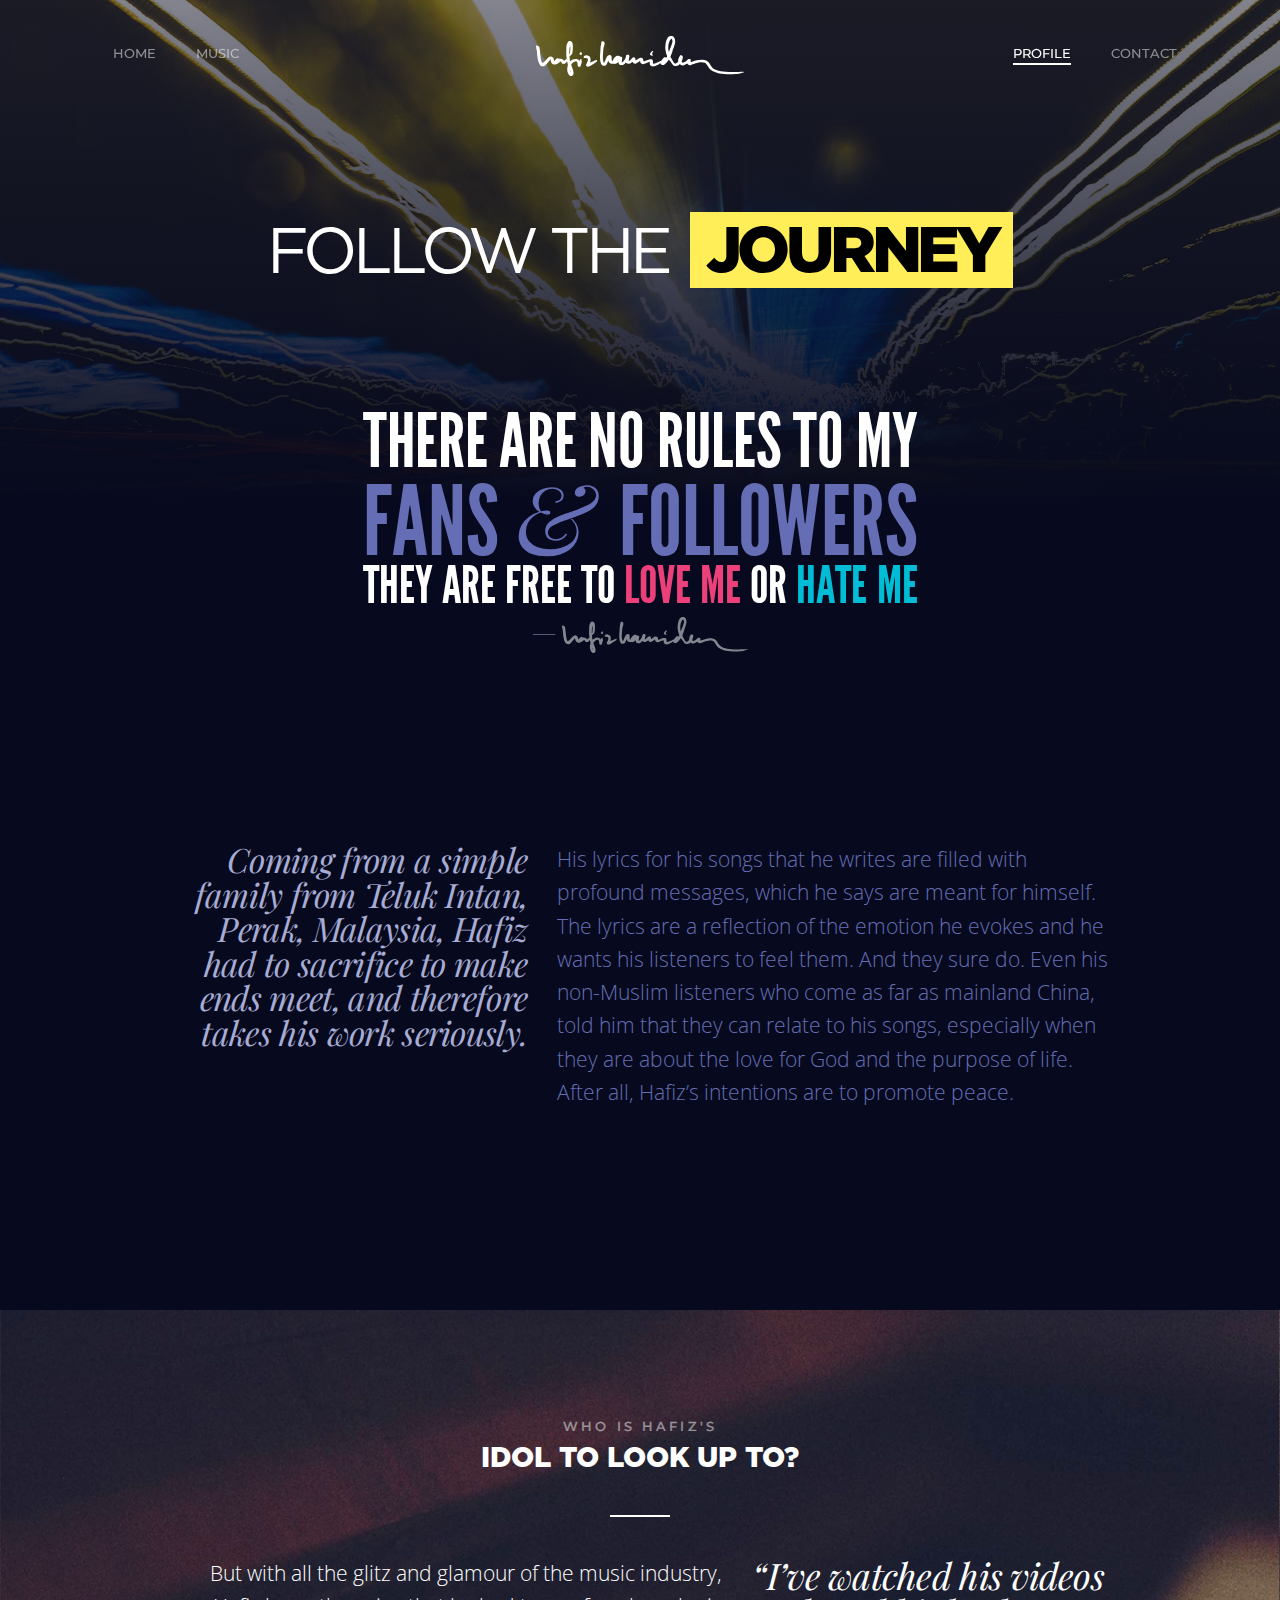
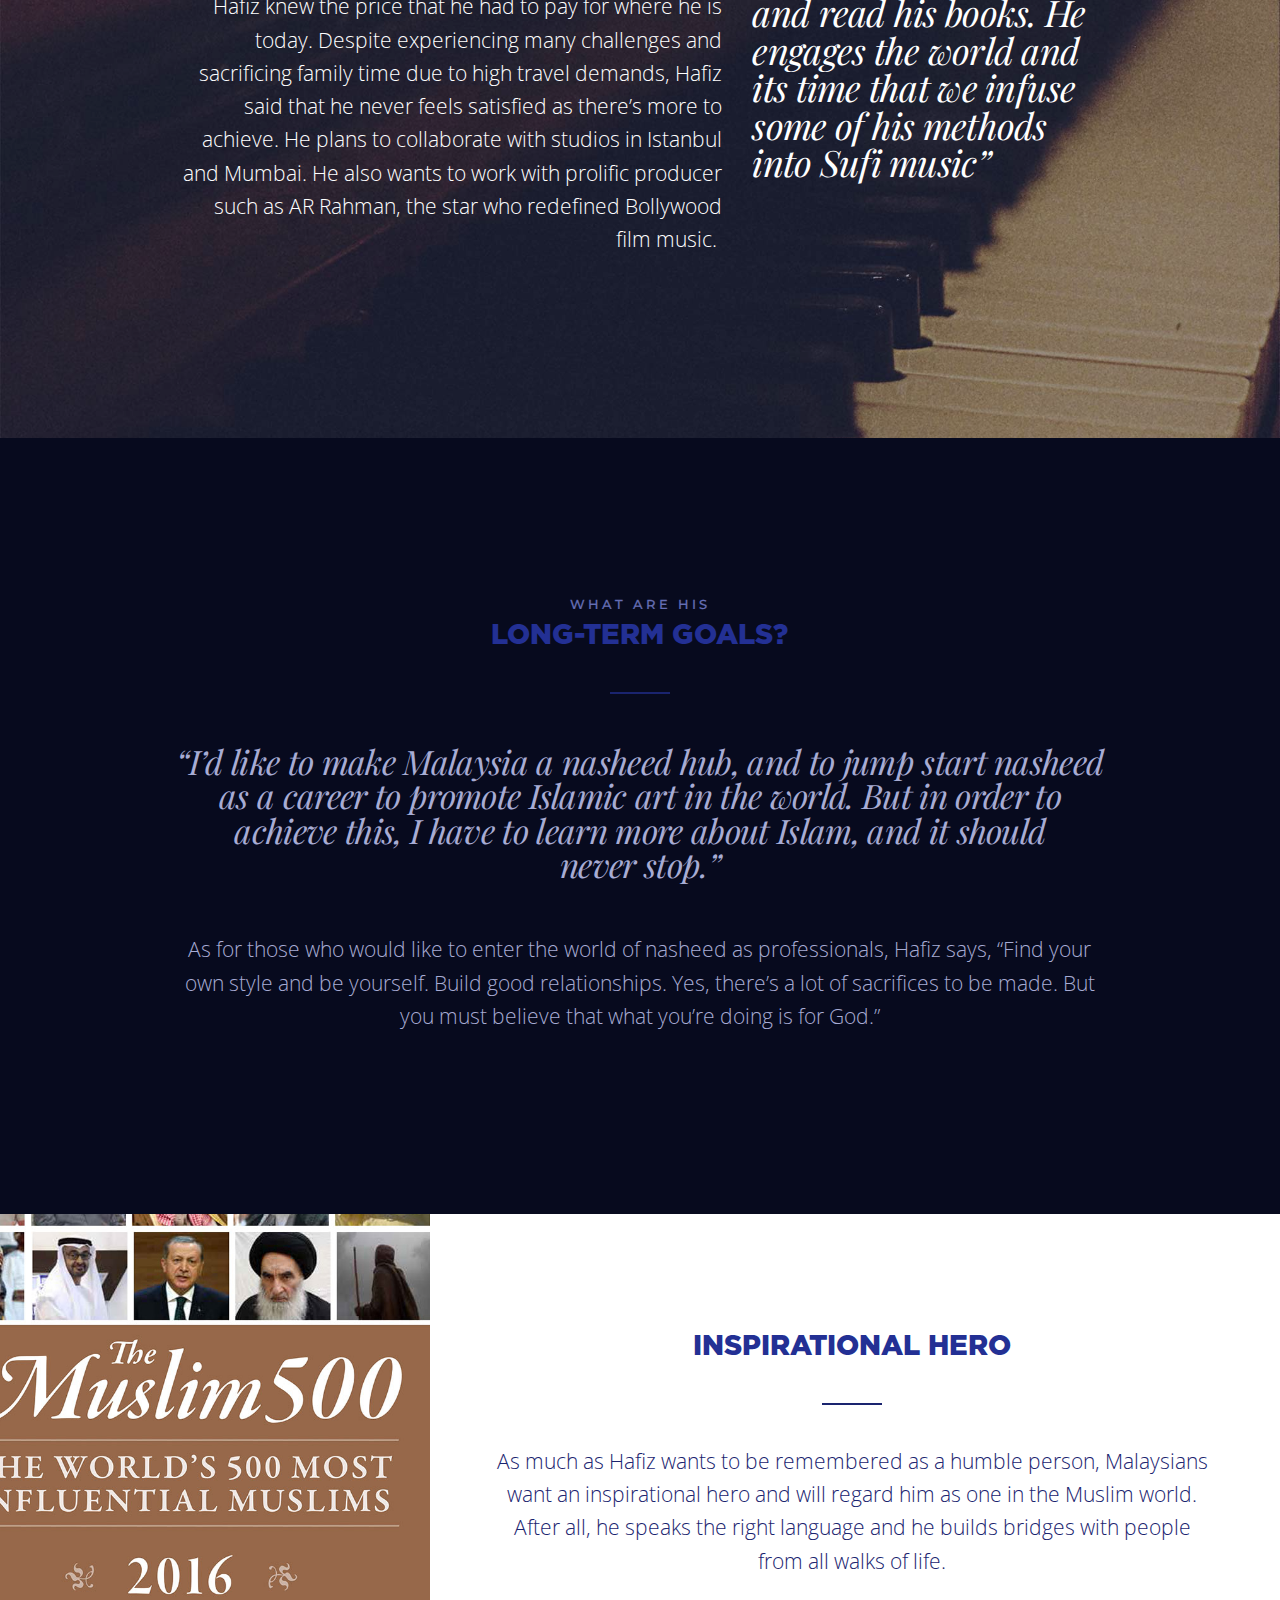
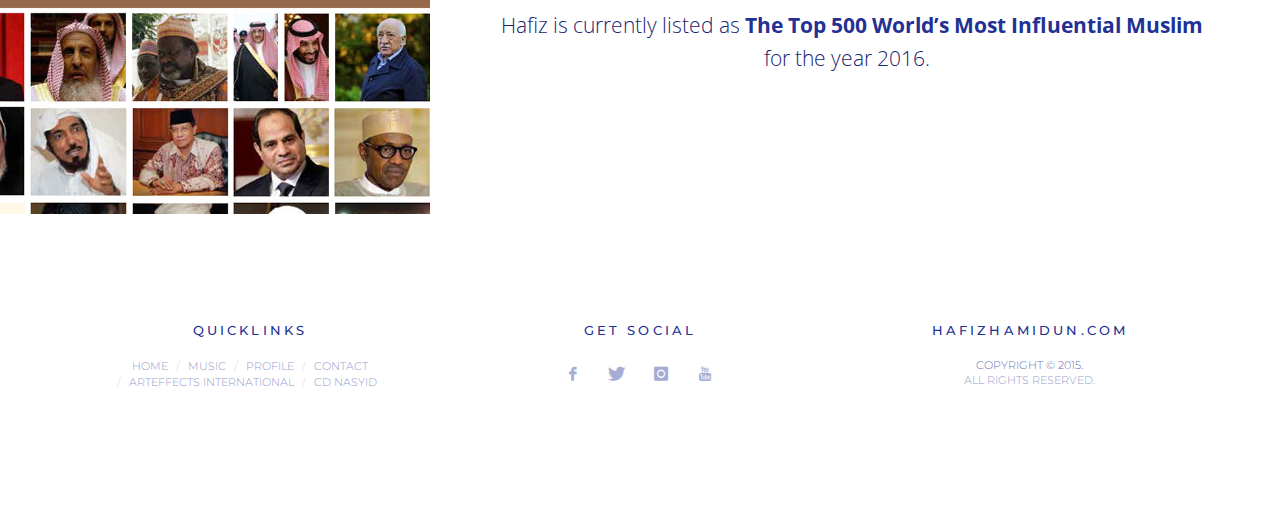
<file: profile.html>
<!DOCTYPE html><!--[if lt IE 7]>      <html class="no-js lt-ie10 lt-ie9 lt-ie8 lt-ie7"> <![endif]-->
<!--[if IE 7]>         <html class="no-js lt-ie10 lt-ie9 lt-ie8 ie7"> <![endif]-->
<!--[if IE 8]>         <html class="no-js lt-ie10 lt-ie9 ie8"> <![endif]-->
<!--[if IE 9]>         <html class="no-js lt-ie10 ie9"> <![endif]-->
<!--[if gt IE 9]>      <html class="no-js gt-ie9"> <![endif]-->
<!--[if !IE] <![IGNORE[--><!--[IGNORE[]]--> <html class="no-js noie">
<head>
  <meta http-equiv="content-type" content="text/html;charset=UTF-8">
  <meta charset="utf-8">
  <title>Profile &middot; Hafiz Hamidun
  </title>
  <meta name="description" content="The official website of Hafiz Hamidun.">
  <meta name="keywords" content="Hafiz Hamidun, Hafiz, Hamidun, Arteffects International, Arteffects, International, Jubah, Jubah Lelaki, Jubah Islam">
  <meta name="author" content="@arteffectsint">
  <meta name="viewport" content="width=device-width, height=device-height, initial-scale=1.0, user-scalable=no, minimum-scale=1.0, maximum-scale=1.0">
  <link rel="apple-touch-icon" sizes="57x57" href="/assets/icons/apple-touch-icon-57x57.png">
  <link rel="apple-touch-icon" sizes="60x60" href="/assets/icons/apple-touch-icon-60x60.png">
  <link rel="apple-touch-icon" sizes="72x72" href="/assets/icons/apple-touch-icon-72x72.png">
  <link rel="apple-touch-icon" sizes="76x76" href="/assets/icons/apple-touch-icon-76x76.png">
  <link rel="apple-touch-icon" sizes="114x114" href="/assets/icons/apple-touch-icon-114x114.png">
  <link rel="apple-touch-icon" sizes="120x120" href="/assets/icons/apple-touch-icon-120x120.png">
  <link rel="apple-touch-icon" sizes="144x144" href="/assets/icons/apple-touch-icon-144x144.png">
  <link rel="apple-touch-icon" sizes="152x152" href="/assets/icons/apple-touch-icon-152x152.png">
  <link rel="apple-touch-icon" sizes="180x180" href="/assets/icons/apple-touch-icon-180x180.png">
  <link rel="icon" type="image/png" href="/assets/icons/favicon-32x32.png" sizes="32x32">
  <link rel="icon" type="image/png" href="/assets/icons/android-chrome-192x192.png" sizes="192x192">
  <link rel="icon" type="image/png" href="/assets/icons/favicon-96x96.png" sizes="96x96">
  <link rel="icon" type="image/png" href="/assets/icons/favicon-16x16.png" sizes="16x16">
  <link rel="manifest" href="/assets/icons/manifest.json">
  <link rel="shortcut icon" href="/assets/icons/favicon.ico">
  <meta name="msapplication-TileColor" content="#2b5797">
  <meta name="msapplication-TileImage" content="/assets/icons/mstile-144x144.png">
  <meta name="msapplication-config" content="/assets/icons/browserconfig.xml">
  <meta name="theme-color" content="#ffffff">
  <meta name="apple-mobile-web-app-capable" content="yes">
  <meta name="apple-touch-fullscreen" content="yes">
  <meta name="apple-mobile-web-app-status-bar-style" content="default">
  <script>var paceOptions={elements:{selectors:['img']}}</script><script src="/assets/scripts/pace-c88d34b054.min.js"></script>
  <link rel="stylesheet" href="/assets/styles/pace-41592a8e47.min.css">
  <link rel="stylesheet" href="//fonts.googleapis.com/css?family=Montserrat:400,700|Open+Sans:400,300,700,800|Playfair+Display:400italic">
  <link rel="stylesheet" href="https://maxcdn.bootstrapcdn.com/font-awesome/4.4.0/css/font-awesome.min.css"><link rel="stylesheet" href="/assets/styles/fonts-d02a836f6a.min.css">
  <link rel="stylesheet" href="/assets/styles/vendor-420ef39779.min.css">
  <link rel="stylesheet" href="/assets/styles/main-2fc36399ea.min.css">
  <script src="/assets/scripts/head-890bf6e8b8.min.js"></script>
</head>
<body id="page-profile">
  <div class="canvas-wrap">
    <nav class="mobile-nav"></nav>
    <nav data-pages="header" class="canvas-slide header bg-header transparent-light" data-pages-header="autoresize" data-pages-resize-class="light-solid">
      <button data-pages="header-toggle" class="hamburger"><span>toggle menu</span></button>
      <div class="container relative">
        <div class="pull-center">
          <div class="pull-center-inner">
            <div class="header-inner logo-wrapper"><a href="/"><img alt="" data-src-retina="/assets/images/logo/hh-black.svg" src="/assets/images/logo/hh-black.svg" style="height:40px;" class="alt"/><img alt="" data-src-retina="/assets/images/logo/hh-white.svg" src="/assets/images/logo/hh-white.svg" style="height:40px;" class="logo"/></a></div>
          </div>
        </div>
        <div id="header" data-pages-direction="slideLeft" data-pages="menu-content" class="menu-content clearfix">
          <div class="pull-left sm-full-width">
            <div class="header-inner">
              <ul class="menu">
                <li><a data-body="index" data-text="Home" href="/">Home</a></li>
                <li><a data-body="music" data-text="Music" href="/music">Music</a></li>
              </ul>
            </div>
          </div>
          <div class="pull-right sm-full-width">
            <div class="header-inner">
              <ul class="menu">
                <li><a data-body="profile" data-text="Profile" href="/profile">Profile</a></li>
                <li><a data-body="contact" data-text="Contact" href="/contact">Contact</a></li>
              </ul>
            </div>
          </div>
        </div>
      </div>
    </nav>
    <div class="canvas-slide canvas-content">
      <div class="mobile-overlay"></div>
      <section data-pages-bg-image="/assets/images/hero/road.jpg" data-bg-overlay-class="bg-master-darkest" data-overlay-opacity="0.5" class="hero">
        <div class="container-xs-height full-height">
          <div class="col-xs-height col-middle">
            <div class="container text-center xs-text-left">
              <div class="col-sm-12">
                <h1 class="inner text-white">Follow the <b>journey</b></h1>
              </div>
            </div>
          </div>
        </div>
      </section>
      <section class="push-up p-b-150 p-t-50 text-master-lighter">
        <div class="container">
          <div class="row">
            <div class="col-md-6 col-md-offset-3 m-b-60">
              <h3 data-slabtext class="slab"><span class="slabtext text-white">There are no rules to my</span><span class="slabtext text-master-light">fans <i>&amp; </i>followers</span><span class="slabtext text-white">they are free to <span class="mdc-text-pink-400">love me </span>or <span class="mdc-text-cyan">hate me</span></span></h3>
              <h3 class="text-center muted">&mdash; <img src="/assets/images/logo/hh-white.svg" alt="Hafiz Hamidun" style="height:1.5em"></h3>
            </div>
          </div>
        </div>
      </section>
      <section class="push-up p-b-170 p-t-120 text-master-lighter">
        <div class="container">
          <div class="row">
            <div class="col-md-4 col-md-offset-1">
              <p class="excerpt m-t-0 m-b-10 text-right sm-text-center"><i>Coming from a simple family from Teluk Intan, Perak, Malaysia, Hafiz had to sacrifice to make ends meet, and therefore takes his work seriously.</i></p>
            </div>
            <div class="col-md-6">
              <p class="m-t-0 sm-m-t-30 text-primary-light sm-text-center">His lyrics for his songs that he writes are filled with profound messages, which he says are meant for himself. The lyrics are a reflection of the emotion he evokes and he wants his listeners to feel them. And they sure do. Even his non-Muslim listeners who come as far as mainland China, told him that they can relate to his songs, especially when they are about the love for God and the purpose of life. After all, Hafiz’s intentions are to promote peace.</p>
            </div>
          </div>
        </div>
      </section>
      <section data-pages="parallax" data-pages-bg-image="/assets/images/hero/piano.jpg" data-bg-overlay-class="bg-primary-darker" data-overlay-opacity="0.3" class="p-b-150 p-t-100 bg-master-lightest">
        <div class="container text-white">
          <div class="row">
            <div class="col-md-12 text-center">
              <h4 class="block-title text-white muted">Who is Hafiz's</h4>
              <h2 class="big-heading text-white divider">Idol to look up to?</h2>
            </div>
            <div class="col-md-6 col-md-offset-1">
              <p class="m-t-0 sm-m-t-30 text-white text-right sm-text-center">But with all the glitz and glamour of the music industry, Hafiz knew the price that he had to pay for where he is today. Despite experiencing many challenges and sacrificing family time due to high travel demands, Hafiz said that he never feels satisfied as there’s more to achieve. He plans to collaborate with studios in Istanbul and Mumbai. He also wants to work with prolific producer such as AR Rahman, the star who redefined Bollywood film music. </p>
            </div>
            <div class="col-md-4">
              <p class="excerpt big m-t-0 m-b-10 sm-text-center"><i class="quote">&ldquo;I’ve watched his videos and read his books. He engages the world and its time that we infuse some of his methods into Sufi music&rdquo;</i></p>
            </div>
          </div>
        </div>
      </section>
      <section class="p-b-150 p-t-150 text-master-lighter text-center">
        <div class="container">
          <div class="row">
            <div class="col-md-10 col-md-offset-1 col-sm-12">
              <h4 class="block-title text-master-light">What are his</h4>
              <h2 class="big-heading text-master divider">long-term goals?</h2>
              <div class="text-master-lighter">
                <p class="excerpt"><i>“I’d like to make Malaysia a nasheed hub, and to jump start nasheed as a career to promote Islamic art in the world. But in order to achieve this, I have to learn more about Islam, and it should never stop.”</i></p>
                <p>As for those who would like to enter the world of nasheed as professionals, Hafiz says, “Find your own style and be yourself. Build good relationships. Yes, there’s a lot of sacrifices to be made. But you must believe that what you’re doing is for God.”</p>
              </div>
            </div>
          </div>
        </div>
      </section>
      <section style="height:600px" class="bg-white text-master">
        <div class="container full-height">
          <div class="row full-height">
            <div class="col-md-4 hidden-xs hidden-sm full-height">
              <div style="width:500px" data-pages="parallax" data-pages-bg-image="/assets/images/hero/muslim.jpg" class="full-height pull-right hidden-xs"></div>
            </div>
            <div class="col-md-8 col-md-offset-0 col-sm-12 p-b-50 p-t-50 p-l-50 sm-p-l-0 text-center full-height">
              <div class="container-xs-height full-height">
                <div class="col-xs-height col-middle text-center">
                  <h2 class="big-heading divider text-master">Inspirational Hero</h2>
                  <div class="text-master-dark">
                    <p>As much as Hafiz wants to be remembered as a humble person, Malaysians want an inspirational hero and will regard him as one in the Muslim world. After all, he speaks the right language and he builds bridges with people from all walks of life.</p>
                    <p>Hafiz is currently listed as <a href="http://themuslim500.com/" target="_blank" class="text-master"><b>The Top 500 World’s Most Influential Muslim</b></a> for the year 2016.  </p>
                  </div>
                </div>
              </div>
            </div>
          </div>
        </div>
      </section>
      <!-- START FOOTER-->
      <footer class="p-b-100 p-t-100 bg-white text-master">
        <div class="container">
          <div class="row">
            <div class="col-sm-4 text-center links sm-p-b-20">
              <h5 class="text-master block-title">Quicklinks</h5>
              <div class="m-t-20 m-b-20">
                <ul class="muted">
                  <li><a href="/">Home</a></li>
                  <li><a href="/music">Music</a></li>
                  <li><a href="/profile">Profile</a></li>
                  <li><a href="/contact">Contact</a></li>
                  <li><a href="https://arteffects.international" target="_blank">Arteffects International</a></li>
                  <li><a href="http://www,cdnasyid.com" target="_blank">CD Nasyid</a></li>
                </ul>
              </div>
            </div>
            <div class="col-sm-4 text-center b-l b-r sm-p-b-10">
              <h5 class="text-master block-title">Get Social</h5>
              <div class="m-t-20 m-b-20 text-master">
                <ul class="social-links no-margin">
                  <li><a href="https://www.facebook.com/hafizhamidun" target="_blank" title="Facebook" class="social-icon si-borderless si-small si-facebook"><i class="icon-facebook"></i></a></li>
                  <li><a href="https://twitter.com/hafizhamidun" target="_blank" title="Twitter" class="social-icon si-borderless si-small si-twitter"><i class="icon-twitter"></i></a></li>
                  <li><a href="https://instagram.com/hafizhamidun" target="_blank" title="Instagram" class="social-icon si-borderless si-small si-instagram"><i class="icon-instagram"></i></a></li>
                  <li><a href="https://www.youtube.com/hafizhamidun" target="_blank" title="Youtube" class="social-icon si-borderless si-small si-youtube"><i class="icon-youtube"></i></a></li>
                </ul>
              </div>
            </div>
            <div class="col-sm-4 text-center copyright">
              <h5 class="text-master block-title">HafizHamidun.com</h5>
              <div class="m-t-20 m-b-20">
                <p class="margin-0 hint-text">Copyright &#169; 2015.</p>
                <p class="margin-0 muted">All Rights Reserved.</p>
              </div>
            </div>
          </div>
        </div>
      </footer>
      <!-- END FOOTER-->
    </div>
  </div><script src="/assets/scripts/vendor-7ede473991.min.js"></script>
  <script src="/assets/scripts/main-66b0d5b682.min.js"></script>
  <script>
    (function(i,s,o,g,r,a,m){i['GoogleAnalyticsObject']=r;i[r]=i[r]||function(){
    (i[r].q=i[r].q||[]).push(arguments)},i[r].l=1*new Date();a=s.createElement(o),
    m=s.getElementsByTagName(o)[0];a.async=1;a.src=g;m.parentNode.insertBefore(a,m)
    })(window,document,'script','//www.google-analytics.com/analytics.js','ga');
    ga('create', 'UA-68819597-1', 'auto');
    ga('send', 'pageview');
    
  </script>
</body></html>
</file>
<file: assets/styles/fonts-d02a836f6a.min.css>
.iconlist,.iconlist ul,ul.icons{list-style-type:none}@font-face{font-family:'Helvetica Neue';src:url(/assets/fonts/helvetica-neue/helveticaneue-black-webfont.eot);src:url(/assets/fonts/helvetica-neue/helveticaneue-black-webfont.eot?#iefix) format('embedded-opentype'),url(/assets/fonts/helvetica-neue/helveticaneue-black-webfont.woff) format('woff'),url(/assets/fonts/helvetica-neue/helveticaneue-black-webfont.ttf) format('truetype'),url(/assets/fonts/helvetica-neue/helveticaneue-black-webfont.svg#helvetica_neueregular) format('svg');font-weight:900;font-style:normal}@font-face{font-family:'Helvetica Neue';src:url(/assets/fonts/helvetica-neue/helveticaneue-bold-webfont.eot);src:url(/assets/fonts/helvetica-neue/helveticaneue-bold-webfont.eot?#iefix) format('embedded-opentype'),url(/assets/fonts/helvetica-neue/helveticaneue-bold-webfont.woff) format('woff'),url(/assets/fonts/helvetica-neue/helveticaneue-bold-webfont.ttf) format('truetype'),url(/assets/fonts/helvetica-neue/helveticaneue-bold-webfont.svg#helvetica_neueregular) format('svg');font-weight:700;font-style:normal}@font-face{font-family:'Helvetica Neue';src:url(/assets/fonts/helvetica-neue/helveticaneue-bolditalic-webfont.eot);src:url(/assets/fonts/helvetica-neue/helveticaneue-bolditalic-webfont.eot?#iefix) format('embedded-opentype'),url(/assets/fonts/helvetica-neue/helveticaneue-bolditalic-webfont.woff) format('woff'),url(/assets/fonts/helvetica-neue/helveticaneue-bolditalic-webfont.ttf) format('truetype'),url(/assets/fonts/helvetica-neue/helveticaneue-bolditalic-webfont.svg#helvetica_neueregular) format('svg');font-weight:700;font-style:italic}@font-face{font-family:'Helvetica Neue';src:url(/assets/fonts/helvetica-neue/helveticaneue-medium-webfont.eot);src:url(/assets/fonts/helvetica-neue/helveticaneue-medium-webfont.eot?#iefix) format('embedded-opentype'),url(/assets/fonts/helvetica-neue/helveticaneue-medium-webfont.woff) format('woff'),url(/assets/fonts/helvetica-neue/helveticaneue-medium-webfont.ttf) format('truetype'),url(/assets/fonts/helvetica-neue/helveticaneue-medium-webfont.svg#helvetica_neueregular) format('svg');font-weight:500;font-style:normal}@font-face{font-family:'Helvetica Neue';src:url(/assets/fonts/helvetica-neue/helveticaneue-mediumitalic-webfont.eot);src:url(/assets/fonts/helvetica-neue/helveticaneue-mediumitalic-webfont.eot?#iefix) format('embedded-opentype'),url(/assets/fonts/helvetica-neue/helveticaneue-mediumitalic-webfont.woff) format('woff'),url(/assets/fonts/helvetica-neue/helveticaneue-mediumitalic-webfont.ttf) format('truetype'),url(/assets/fonts/helvetica-neue/helveticaneue-mediumitalic-webfont.svg#helvetica_neueregular) format('svg');font-weight:500;font-style:italic}@font-face{font-family:'Helvetica Neue';src:url(/assets/fonts/helvetica-neue/helveticaneue-thin-webfont.eot);src:url(/assets/fonts/helvetica-neue/helveticaneue-thin-webfont.eot?#iefix) format('embedded-opentype'),url(/assets/fonts/helvetica-neue/helveticaneue-thin-webfont.woff) format('woff'),url(/assets/fonts/helvetica-neue/helveticaneue-thin-webfont.ttf) format('truetype'),url(/assets/fonts/helvetica-neue/helveticaneue-thin-webfont.svg#helvetica_neueregular) format('svg');font-weight:200;font-style:normal}@font-face{font-family:'Helvetica Neue';src:url(/assets/fonts/helvetica-neue/helveticaneue-thinitalic-webfont.eot);src:url(/assets/fonts/helvetica-neue/helveticaneue-thinitalic-webfont.eot?#iefix) format('embedded-opentype'),url(/assets/fonts/helvetica-neue/helveticaneue-thinitalic-webfont.woff) format('woff'),url(/assets/fonts/helvetica-neue/helveticaneue-thinitalic-webfont.ttf) format('truetype'),url(/assets/fonts/helvetica-neue/helveticaneue-thinitalic-webfont.svg#helvetica_neueregular) format('svg');font-weight:200;font-style:italic}@font-face{font-family:Gotham;src:url(/assets/fonts/Gotham/Gotham-Book.eot);src:url(/assets/fonts/Gotham/Gotham-Book.eot) format('embedded-opentype'),url(/assets/fonts/Gotham/Gotham-Book.woff) format('woff'),url(/assets/fonts/Gotham/Gotham-Book.ttf) format('truetype'),url(/assets/fonts/Gotham/Gotham-Book.svg) format('svg');font-weight:300;font-style:normal}@font-face{font-family:Gotham;src:url(/assets/fonts/Gotham/Gotham-Medium.eot);src:url(/assets/fonts/Gotham/Gotham-Medium.eot) format('embedded-opentype'),url(/assets/fonts/Gotham/Gotham-Medium.woff) format('woff'),url(/assets/fonts/Gotham/Gotham-Medium.ttf) format('truetype'),url(/assets/fonts/Gotham/Gotham-Medium.svg) format('svg');font-weight:500;font-style:normal}@font-face{font-family:Gotham;src:url(/assets/fonts/Gotham/Gotham-Bold.eot);src:url(/assets/fonts/Gotham/Gotham-Bold.eot) format('embedded-opentype'),url(/assets/fonts/Gotham/Gotham-Bold.woff) format('woff'),url(/assets/fonts/Gotham/Gotham-Bold.ttf) format('truetype'),url(/assets/fonts/Gotham/Gotham-Bold.svg) format('svg');font-weight:700;font-style:normal}@font-face{font-family:Gotham;src:url(/assets/fonts/Gotham/Gotham-Black.eot);src:url(/assets/fonts/Gotham/Gotham-Black.eot) format('embedded-opentype'),url(/assets/fonts/Gotham/Gotham-Black.woff) format('woff'),url(/assets/fonts/Gotham/Gotham-Black.ttf) format('truetype'),url(/assets/fonts/Gotham/Gotham-Black.svg) format('svg');font-weight:900;font-style:normal}@font-face{font-family:LeagueGothic;src:url(/assets/fonts/league-gothic/League_Gothic-webfont.eot);src:url(/assets/fonts/league-gothic/League_Gothic-webfont.eot?#iefix) format('embedded-opentype'),url(/assets/fonts/league-gothic/League_Gothic-webfont.woff) format('woff'),url(/assets/fonts/league-gothic/League_Gothic-webfont.ttf) format('truetype'),url(/assets/fonts/league-gothic/League_Gothic-webfont.svg#LeagueGothicRegular) format('svg');font-weight:400;font-style:normal}@font-face{font-family:bebasregular;src:url(/assets/fonts/bebas/BEBAS___-webfont.eot);src:url(/assets/fonts/bebas/BEBAS___-webfont.eot?#iefix) format('embedded-opentype'),url(/assets/fonts/bebas/BEBAS___-webfont.woff) format('woff'),url(/assets/fonts/bebas/BEBAS___-webfont.ttf) format('truetype'),url(/assets/fonts/bebas/BEBAS___-webfont.svg#bebasregular) format('svg');font-weight:400;font-style:normal}@font-face{font-family:pages-icon;src:url(/assets/fonts/pages-icon/Pages-icon.eot?-u69vo5);src:url(/assets/fonts/pages-icon/Pages-icon.eot?#iefix-u69vo5) format('embedded-opentype'),url(/assets/fonts/pages-icon/Pages-icon.woff?-u69vo5) format('woff'),url(/assets/fonts/pages-icon/Pages-icon.ttf?-u69vo5) format('truetype'),url(/assets/fonts/pages-icon/Pages-icon.svg?-u69vo5#Pages-icon) format('svg');font-weight:400;font-style:normal}.pg,[class*=" pg-"],[class^=pg-]{display:inline-block;font:normal normal normal 14px/1 pages-icon;font-size:inherit;text-rendering:auto;-webkit-font-smoothing:antialiased;-moz-osx-font-smoothing:grayscale}.pg-signals:before{content:"\e61c"}.pg-crop:before{content:"\e657"}.pg-folder_alt:before{content:"\e658"}.pg-folder:before{content:"\e659"}.pg-theme:before{content:"\e65a"}.pg-battery_empty:before{content:"\e65b"}.pg-battery:before{content:"\e65c"}.pg-note:before{content:"\e65d"}.pg-server_hard:before{content:"\e65e"}.pg-servers:before{content:"\e65f"}.pg-menu_justify:before{content:"\e660"}.pg-credit_card:before{content:"\e60f"}.pg-fullscreen_restore:before{content:"\e633"}.pg-fullscreen:before{content:"\e634"}.pg-minus:before{content:"\e635"}.pg-minus_circle:before{content:"\e63a"}.pg-plus_circle:before{content:"\e656"}.pg-refresh_new:before{content:"\e600"}.pg-close_line:before{content:"\e601"}.pg-close:before{content:"\e60a"}.pg-arrow_down:before{content:"\e60b"}.pg-arrow_left_line_alt:before{content:"\e628"}.pg-arrow_left:before{content:"\e629"}.pg-arrow_lright_line_alt:before{content:"\e62a"}.pg-arrow_maximize_line:before{content:"\e62b"}.pg-arrow_maximize:before{content:"\e62c"}.pg-arrow_minimize_line:before{content:"\e62f"}.pg-arrow_minimize:before{content:"\e630"}.pg-arrow_right:before{content:"\e631"}.pg-arrow_up:before{content:"\e632"}.pg-more:before{content:"\e655"}.pg-bag:before{content:"\e602"}.pg-bag1:before{content:"\e603"}.pg-bold:before{content:"\e604"}.pg-calender:before{content:"\e605"}.pg-camera:before{content:"\e606"}.pg-centeralign:before{content:"\e607"}.pg-charts:before{content:"\e608"}.pg-clock:before{content:"\e609"}.pg-comment:before{content:"\e60c"}.pg-contact_book:before{content:"\e60d"}.pg-credit_card_line:before{content:"\e60e"}.pg-cupboard:before{content:"\e610"}.pg-desktop:before{content:"\e611"}.pg-download:before{content:"\e612"}.pg-eraser:before{content:"\e613"}.pg-extra:before{content:"\e614"}.pg-form:before{content:"\e615"}.pg-grid:before{content:"\e616"}.pg-home:before{content:"\e617"}.pg-image:before{content:"\e618"}.pg-inbox:before{content:"\e619"}.pg-indent:before{content:"\e61a"}.pg-italic:before{content:"\e61b"}.pg-laptop:before{content:"\e61d"}.pg-layouts:before{content:"\e61e"}.pg-layouts2:before{content:"\e61f"}.pg-layouts3:before{content:"\e620"}.pg-layouts4:before{content:"\e621"}.pg-leftalign:before{content:"\e622"}.pg-like:before{content:"\e623"}.pg-like1:before{content:"\e624"}.pg-lock:before{content:"\e625"}.pg-mail:before{content:"\e626"}.pg-map:before{content:"\e627"}.pg-menu_lv:before{content:"\e62d"}.pg-menu:before{content:"\e62e"}.pg-movie:before{content:"\e636"}.pg-ordered_list:before{content:"\e637"}.pg-outdent:before{content:"\e638"}.pg-phone:before{content:"\e639"}.pg-plus:before{content:"\e63b"}.pg-power:before{content:"\e63c"}.pg-printer:before{content:"\e63d"}.pg-refresh:before{content:"\e63e"}.pg-resize:before{content:"\e63f"}.pg-right_align:before{content:"\e640"}.pg-save:before{content:"\e641"}.pg-search:before{content:"\e642"}.pg-sent:before{content:"\e643"}.pg-settings_small_1:before{content:"\e644"}.pg-settings_small:before{content:"\e645"}.pg-settings:before{content:"\e646"}.pg-shopping_cart:before{content:"\e647"}.pg-social:before{content:"\e648"}.pg-spam:before{content:"\e649"}.pg-suitcase:before{content:"\e64a"}.pg-tables:before{content:"\e64b"}.pg-tablet:before{content:"\e64c"}.pg-telephone:before{content:"\e64d"}.pg-text_style:before{content:"\e64e"}.pg-trash_line:before{content:"\e64f"}.pg-trash:before{content:"\e650"}.pg-ui:before{content:"\e651"}.pg-underline:before{content:"\e652"}.pg-unordered_list:before{content:"\e653"}.pg-video:before{content:"\e654"}@font-face{font-family:font-icons;src:url(/assets/fonts/font-icons/font-icons.eot);src:url(/assets/fonts/font-icons/font-icons.eot) format('embedded-opentype'),url(/assets/fonts/font-icons/font-icons.woff) format('woff'),url(/assets/fonts/font-icons/font-icons.ttf) format('truetype'),url(/assets/fonts/font-icons/font-icons.svg) format('svg');font-weight:400;font-style:normal}@font-face{font-family:lined-icons;src:url(/assets/fonts/font-icons/lined-icons.eot);src:url(/assets/fonts/font-icons/lined-icons.eot) format('embedded-opentype'),url(/assets/fonts/font-icons/lined-icons.woff) format('woff'),url(/assets/fonts/font-icons/lined-icons.ttf) format('truetype'),url(/assets/fonts/font-icons/lined-icons.svg) format('svg');font-weight:400;font-style:normal}@font-face{font-family:Simple-Line-Icons;src:url(/assets/fonts/font-icons/Simple-Line-Icons.eot);src:url(/assets/fonts/font-icons/Simple-Line-Icons.eot?#iefix) format('embedded-opentype'),url(/assets/fonts/font-icons/Simple-Line-Icons.woff) format('woff'),url(/assets/fonts/font-icons/Simple-Line-Icons.ttf) format('truetype'),url(/assets/fonts/font-icons/Simple-Line-Icons.svg#Simple-Line-Icons) format('svg');font-weight:400;font-style:normal}.side-header #primary-menu ul>li.sub-menu>a:after,[class*=" icon-"],[class*=" icon-line-"],[class*=" icon-line2-"],[class^=icon-],[class^=icon-line-],[class^=icon-line2-]{display:inline-block;font-family:font-icons;speak:none;font-style:normal;font-weight:400;font-variant:normal;text-transform:none;line-height:inherit;-webkit-font-smoothing:antialiased;-moz-osx-font-smoothing:grayscale}[class*=" icon-line-"],[class^=icon-line-]{font-family:lined-icons}[class*=" icon-line2-"],[class^=icon-line2-]{font-family:Simple-Line-Icons}.icon-lg{font-size:1.3333333333333333em;line-height:.75em;vertical-align:-15%}.icon-2x{font-size:2em}.icon-3x{font-size:3em}.icon-4x{font-size:4em}.icon-5x{font-size:5em}.icon-fw{width:1.2857142857142858em;text-align:center}.iconlist{padding-left:0;margin-left:1.75em}.icon-border,.soc-border{padding:.2em .25em .15em}.iconlist li{position:relative}.iconlist ul{margin:5px 0 5px 25px}.iconlist>li [class*=" icon-"]:first-child,.iconlist>li [class^=icon-]:first-child{position:absolute;left:-1.75em;text-align:center;top:1px;width:14px}.iconlist.iconlist-large{font-size:16px}.iconlist.iconlist-large li{margin:4px 0}.icon.pull-right,[class*=" soc-"].pull-right,[class^=soc-].pull-right{margin-left:.3em}.iconlist.iconlist-large>li [class*=" icon-"],.iconlist.iconlist-large>li [class^=icon-]{width:16px;margin-right:5px}.iconlist-color li i{color:#1ABC9C}.icon-border{border:.08em solid #eee;border-radius:.1em}.icon.pull-left{margin-right:.3em}.icon-spin{-webkit-animation:spin 2s infinite linear;-moz-animation:spin 2s infinite linear;-o-animation:spin 2s infinite linear;animation:spin 2s infinite linear}@-moz-keyframes spin{0%{-moz-transform:rotate(0)}100%{-moz-transform:rotate(359deg)}}@-webkit-keyframes spin{0%{-webkit-transform:rotate(0)}100%{-webkit-transform:rotate(359deg)}}@-o-keyframes spin{0%{-o-transform:rotate(0)}100%{-o-transform:rotate(359deg)}}@-ms-keyframes spin{0%{-ms-transform:rotate(0)}100%{-ms-transform:rotate(359deg)}}@keyframes spin{0%{transform:rotate(0)}100%{transform:rotate(359deg)}}.icon-rotate-90{filter:progid:DXImageTransform.Microsoft.BasicImage(rotation=1);-webkit-transform:rotate(90deg);-moz-transform:rotate(90deg);-ms-transform:rotate(90deg);-o-transform:rotate(90deg);transform:rotate(90deg)}.icon-rotate-180{filter:progid:DXImageTransform.Microsoft.BasicImage(rotation=2);-webkit-transform:rotate(180deg);-moz-transform:rotate(180deg);-ms-transform:rotate(180deg);-o-transform:rotate(180deg);transform:rotate(180deg)}.icon-rotate-270{filter:progid:DXImageTransform.Microsoft.BasicImage(rotation=3);-webkit-transform:rotate(270deg);-moz-transform:rotate(270deg);-ms-transform:rotate(270deg);-o-transform:rotate(270deg);transform:rotate(270deg)}.icon-flip-horizontal{filter:progid:DXImageTransform.Microsoft.BasicImage(rotation=0, mirror=1);-webkit-transform:scale(-1,1);-moz-transform:scale(-1,1);-ms-transform:scale(-1,1);-o-transform:scale(-1,1);transform:scale(-1,1)}.icon-flip-vertical{filter:progid:DXImageTransform.Microsoft.BasicImage(rotation=2, mirror=1);-webkit-transform:scale(1,-1);-moz-transform:scale(1,-1);-ms-transform:scale(1,-1);-o-transform:scale(1,-1);transform:scale(1,-1)}.btn-facebook,.btn-github,.btn-google,.btn-linkedin,.btn-twitter{text-shadow:0 -1px 0 rgba(0,0,0,.25);background-repeat:repeat-x;filter:progid:DXImageTransform.Microsoft.gradient(enabled=false)}.icon-stacked{position:relative;display:inline-block;width:2em;height:2em;line-height:2em;vertical-align:middle}.icon-stacked-1x,.icon-stacked-2x{position:absolute;left:0;width:100%;text-align:center}.icon-stacked-1x{line-height:inherit}.icon-stacked-2x{font-size:2em}.icon-inverse{color:#fff}.icon-type:before{content:"\e600"}.icon-box:before{content:"\e601"}.icon-archive:before{content:"\e602"}.icon-envelope:before{content:"\e603"}.icon-email:before{content:"\e604"}.icon-files:before{content:"\e605"}.icon-printer2:before{content:"\e606"}.icon-folder-add:before{content:"\e607"}.icon-folder-settings:before{content:"\e608"}.icon-folder-check:before{content:"\e609"}.icon-wifi-low:before{content:"\e60a"}.icon-wifi-mid:before{content:"\e60b"}.icon-wifi-full:before{content:"\e60c"}.icon-connection-empty:before{content:"\e60d"}.icon-battery-full:before{content:"\e60e"}.icon-settings:before{content:"\e60f"}.icon-arrow-left:before{content:"\e610"}.icon-arrow-up:before{content:"\e611"}.icon-arrow-down:before{content:"\e612"}.icon-arrow-right:before{content:"\e613"}.icon-reload:before{content:"\e614"}.icon-download:before{content:"\e615"}.icon-tag:before{content:"\e616"}.icon-trashcan:before{content:"\e617"}.icon-search:before{content:"\e618"}.icon-zoom-in:before{content:"\e619"}.icon-zoom-out:before{content:"\e61a"}.icon-chat:before{content:"\e61b"}.icon-clock:before{content:"\e61c"}.icon-printer:before{content:"\e61d"}.icon-home:before{content:"\e61e"}.icon-flag:before{content:"\e61f"}.icon-meter:before{content:"\e620"}.icon-switch:before{content:"\e621"}.icon-forbidden:before{content:"\e622"}.icon-phone-landscape:before{content:"\e623"}.icon-tablet:before{content:"\e624"}.icon-tablet-landscape:before{content:"\e625"}.icon-laptop:before{content:"\e626"}.icon-camera:before{content:"\e627"}.icon-microwave-oven:before{content:"\e628"}.icon-credit-cards:before{content:"\e629"}.icon-map-marker:before{content:"\e62a"}.icon-map:before{content:"\e62b"}.icon-support:before{content:"\e62c"}.icon-newspaper2:before{content:"\e62d"}.icon-barbell:before{content:"\e62e"}.icon-stopwatch:before{content:"\e62f"}.icon-atom:before{content:"\e630"}.icon-image:before{content:"\e631"}.icon-cube:before{content:"\e632"}.icon-bars:before{content:"\e633"}.icon-chart:before{content:"\e634"}.icon-pencil:before{content:"\e635"}.icon-measure:before{content:"\e636"}.icon-eyedropper:before{content:"\e637"}.icon-file-settings:before{content:"\e638"}.icon-file-add:before{content:"\e639"}.icon-file:before{content:"\e63a"}.icon-align-left:before{content:"\e63b"}.icon-align-right:before{content:"\e63c"}.icon-align-center:before{content:"\e63d"}.icon-align-justify:before{content:"\e63e"}.icon-file-broken:before{content:"\e63f"}.icon-browser:before{content:"\e640"}.icon-windows:before{content:"\e641"}.icon-window:before{content:"\e642"}.icon-folder:before{content:"\e643"}.icon-connection-25:before{content:"\e644"}.icon-connection-50:before{content:"\e645"}.icon-connection-75:before{content:"\e646"}.icon-connection-full:before{content:"\e647"}.icon-list:before{content:"\e648"}.icon-grid:before{content:"\e649"}.icon-stack3:before{content:"\e64a"}.icon-battery-charging:before{content:"\e64b"}.icon-battery-empty:before{content:"\e64c"}.icon-battery-25:before{content:"\e64d"}.icon-battery-50:before{content:"\e64e"}.icon-battery-75:before{content:"\e64f"}.icon-refresh:before{content:"\e650"}.icon-volume:before{content:"\e651"}.icon-volume-increase:before{content:"\e652"}.icon-volume-decrease:before{content:"\e653"}.icon-mute:before{content:"\e654"}.icon-microphone:before{content:"\e655"}.icon-microphone-off:before{content:"\e656"}.icon-book:before{content:"\e657"}.icon-checkmark:before{content:"\e658"}.icon-checkbox-checked:before{content:"\e659"}.icon-checkbox:before{content:"\e65a"}.icon-paperclip:before{content:"\e65b"}.icon-chat-1:before{content:"\e65c"}.icon-chat-2:before{content:"\e65d"}.icon-chat-3:before{content:"\e65e"}.icon-comment:before{content:"\e65f"}.icon-calendar:before{content:"\e660"}.icon-bookmark:before{content:"\e661"}.icon-email2:before{content:"\e662"}.icon-heart:before{content:"\e663"}.icon-enter:before{content:"\e664"}.icon-cloud:before{content:"\e665"}.icon-book2:before{content:"\e666"}.icon-star:before{content:"\e667"}.icon-lock:before{content:"\e668"}.icon-unlocked:before{content:"\e669"}.icon-unlocked2:before{content:"\e66a"}.icon-users:before{content:"\e66b"}.icon-user:before{content:"\e66c"}.icon-users2:before{content:"\e66d"}.icon-user2:before{content:"\e66e"}.icon-bullhorn:before{content:"\e66f"}.icon-share:before{content:"\e670"}.icon-screen:before{content:"\e671"}.icon-phone:before{content:"\e672"}.icon-phone-portrait:before{content:"\e673"}.icon-calculator:before{content:"\e674"}.icon-bag:before{content:"\e675"}.icon-diamond:before{content:"\e676"}.icon-drink:before{content:"\e677"}.icon-shorts:before{content:"\e678"}.icon-vcard:before{content:"\e679"}.icon-sun:before{content:"\e67a"}.icon-bill:before{content:"\e67b"}.icon-coffee:before{content:"\e67c"}.icon-tv2:before{content:"\e67d"}.icon-newspaper:before{content:"\e67e"}.icon-stack:before{content:"\e67f"}.icon-syringe:before{content:"\e680"}.icon-health:before{content:"\e681"}.icon-bolt:before{content:"\e682"}.icon-pill:before{content:"\e683"}.icon-bones:before{content:"\e684"}.icon-lab:before{content:"\e685"}.icon-clipboard:before{content:"\e686"}.icon-mug:before{content:"\e687"}.icon-bucket:before{content:"\e688"}.icon-select:before{content:"\e689"}.icon-graph:before{content:"\e68a"}.icon-crop:before{content:"\e68b"}.icon-heart2:before{content:"\e68c"}.icon-cloud2:before{content:"\e68d"}.icon-star2:before{content:"\e68e"}.icon-pen:before{content:"\e68f"}.icon-diamond2:before{content:"\e690"}.icon-display:before{content:"\e691"}.icon-paperplane:before{content:"\e692"}.icon-params:before{content:"\e693"}.icon-banknote:before{content:"\e694"}.icon-vynil:before{content:"\e695"}.icon-truck:before{content:"\e696"}.icon-world:before{content:"\e697"}.icon-tv:before{content:"\e698"}.icon-sound:before{content:"\e699"}.icon-video:before{content:"\e69a"}.icon-trash:before{content:"\e69b"}.icon-user3:before{content:"\e69c"}.icon-key:before{content:"\e69d"}.icon-search2:before{content:"\e69e"}.icon-settings2:before{content:"\e69f"}.icon-camera2:before{content:"\e6a0"}.icon-tag2:before{content:"\e6a1"}.icon-lock2:before{content:"\e6a2"}.icon-bulb:before{content:"\e6a3"}.icon-location:before{content:"\e6a4"}.icon-eye:before{content:"\e6a5"}.icon-bubble:before{content:"\e6a6"}.icon-stack2:before{content:"\e6a7"}.icon-cup:before{content:"\e6a8"}.icon-phone2:before{content:"\e6a9"}.icon-news:before{content:"\e6aa"}.icon-mail:before{content:"\e6ab"}.icon-like:before{content:"\e6ac"}.icon-photo:before{content:"\e6ad"}.icon-note:before{content:"\e6ae"}.icon-clock2:before{content:"\e6af"}.icon-data:before{content:"\e6b0"}.icon-music:before{content:"\e6b1"}.icon-megaphone:before{content:"\e6b2"}.icon-study:before{content:"\e6b3"}.icon-lab2:before{content:"\e6b4"}.icon-food:before{content:"\e6b5"}.icon-t-shirt:before{content:"\e6b6"}.icon-fire:before{content:"\e6b7"}.icon-clip:before{content:"\e6b8"}.icon-shop:before{content:"\e6b9"}.icon-calendar2:before{content:"\e6ba"}.icon-wallet:before{content:"\e6bb"}.icon-duckduckgo:before{content:"\e830"}.icon-lkdto:before{content:"\e896"}.icon-delicious:before{content:"\e832"}.icon-paypal:before{content:"\e833"}.icon-flattr:before{content:"\e834"}.icon-android:before{content:"\e835"}.icon-eventful:before{content:"\e836"}.icon-smashmag:before{content:"\e837"}.icon-gplus:before{content:"\e838"}.icon-wikipedia:before{content:"\e839"}.icon-lanyrd:before{content:"\e83a"}.icon-calendar-1:before{content:"\e83b"}.icon-stumbleupon:before{content:"\e83c"}.icon-bitcoin:before{content:"\e83f"}.icon-w3c:before{content:"\e840"}.icon-foursquare:before{content:"\e841"}.icon-html5:before{content:"\e842"}.icon-ie:before{content:"\e843"}.icon-call:before{content:"\e844"}.icon-grooveshark:before{content:"\e845"}.icon-ninetyninedesigns:before{content:"\e846"}.icon-forrst:before{content:"\e847"}.icon-digg:before{content:"\e848"}.icon-spotify:before{content:"\e849"}.icon-reddit:before{content:"\e84a"}.icon-guest:before{content:"\e84b"}.icon-blogger:before{content:"\e84e"}.icon-cc:before{content:"\e84f"}.icon-dribbble:before{content:"\e850"}.icon-evernote:before{content:"\e851"}.icon-flickr:before{content:"\e852"}.icon-google:before{content:"\e853"}.icon-viadeo:before{content:"\e854"}.icon-instapaper:before{content:"\e855"}.icon-weibo:before{content:"\e856"}.icon-klout:before{content:"\e857"}.icon-linkedin:before{content:"\e858"}.icon-meetup:before{content:"\e859"}.icon-vk:before{content:"\e85a"}.icon-rss:before{content:"\e85d"}.icon-skype:before{content:"\e85e"}.icon-twitter:before{content:"\e85f"}.icon-youtube:before{content:"\e860"}.icon-vimeo:before{content:"\e861"}.icon-windows2:before{content:"\e862"}.icon-aim:before{content:"\e831"}.icon-yahoo:before{content:"\e864"}.icon-chrome:before{content:"\e865"}.icon-email3:before{content:"\e866"}.icon-macstore:before{content:"\e867"}.icon-myspace:before{content:"\e868"}.icon-podcast:before{content:"\e869"}.icon-cloudapp:before{content:"\e86c"}.icon-dropbox:before{content:"\e86d"}.icon-ebay:before{content:"\e86e"}.icon-facebook:before{content:"\e86f"}.icon-github:before{content:"\e870"}.icon-github-circled:before{content:"\e871"}.icon-googleplay:before{content:"\e872"}.icon-itunes:before{content:"\e873"}.icon-plurk:before{content:"\e874"}.icon-songkick:before{content:"\e875"}.icon-lastfm:before{content:"\e876"}.icon-gmail:before{content:"\e877"}.icon-pinboard:before{content:"\e878"}.icon-soundcloud:before{content:"\e87b"}.icon-tumblr:before{content:"\e87c"}.icon-eventasaurus:before{content:"\e87d"}.icon-wordpress:before{content:"\e87e"}.icon-yelp:before{content:"\e87f"}.icon-intensedebate:before{content:"\e880"}.icon-eventbrite:before{content:"\e881"}.icon-scribd:before{content:"\e882"}.icon-posterous:before{content:"\e883"}.icon-stripe:before{content:"\e884"}.icon-opentable:before{content:"\e885"}.icon-cart:before{content:"\e886"}.icon-print:before{content:"\e887"}.icon-dwolla:before{content:"\e88a"}.icon-appnet:before{content:"\e88b"}.icon-statusnet:before{content:"\e88c"}.icon-acrobat:before{content:"\e88d"}.icon-drupal:before{content:"\e88e"}.icon-buffer:before{content:"\e88f"}.icon-pocket:before{content:"\e890"}.icon-bitbucket:before{content:"\e891"}.icon-lego:before{content:"\e892"}.icon-login:before{content:"\e893"}.icon-stackoverflow:before{content:"\e894"}.icon-hackernews:before{content:"\e895"}.icon-xing:before{content:"\e863"}.icon-instagram:before{content:"\e889"}.icon-angellist:before{content:"\e888"}.icon-quora:before{content:"\e87a"}.icon-openid:before{content:"\e879"}.icon-steam:before{content:"\e86b"}.icon-amazon:before{content:"\e86a"}.icon-disqus:before{content:"\e85c"}.icon-plancast:before{content:"\e85b"}.icon-appstore:before{content:"\e84d"}.icon-gowalla:before{content:"\e84c"}.icon-pinterest:before{content:"\e83e"}.icon-fivehundredpx:before{content:"\e83d"}.icon-glass:before{content:"\e6bc"}.icon-music2:before{content:"\e6bd"}.icon-search3:before{content:"\e6be"}.icon-envelope2:before{content:"\e6bf"}.icon-heart3:before{content:"\e6c0"}.icon-star3:before{content:"\e6c1"}.icon-star-empty:before{content:"\e6c2"}.icon-user4:before{content:"\e6c3"}.icon-film:before{content:"\e6c4"}.icon-th-large:before{content:"\e6c5"}.icon-th:before{content:"\e6c6"}.icon-th-list:before{content:"\e6c7"}.icon-ok:before{content:"\e6c8"}.icon-remove:before{content:"\e6c9"}.icon-zoom-in2:before{content:"\e6ca"}.icon-zoom-out2:before{content:"\e6cb"}.icon-off:before{content:"\e6cc"}.icon-signal:before{content:"\e6cd"}.icon-cog:before{content:"\e6ce"}.icon-trash2:before{content:"\e6cf"}.icon-home2:before{content:"\e6d0"}.icon-file2:before{content:"\e6d1"}.icon-time:before{content:"\e6d2"}.icon-road:before{content:"\e6d3"}.icon-download-alt:before{content:"\e6d4"}.icon-download2:before{content:"\e6d5"}.icon-upload:before{content:"\e6d6"}.icon-inbox:before{content:"\e6d7"}.icon-play-circle:before{content:"\e6d8"}.icon-repeat:before{content:"\e6d9"}.icon-refresh2:before{content:"\e6da"}.icon-list-alt:before{content:"\e6db"}.icon-lock3:before{content:"\e6dc"}.icon-flag2:before{content:"\e6dd"}.icon-headphones:before{content:"\e6de"}.icon-volume-off:before{content:"\e6df"}.icon-volume-down:before{content:"\e6e0"}.icon-volume-up:before{content:"\e6e1"}.icon-qrcode:before{content:"\e6e2"}.icon-barcode:before{content:"\e6e3"}.icon-tag3:before{content:"\e6e4"}.icon-tags:before{content:"\e6e5"}.icon-book3:before{content:"\e6e6"}.icon-bookmark2:before{content:"\e6e7"}.icon-print2:before{content:"\e6e8"}.icon-camera3:before{content:"\e6e9"}.icon-font:before{content:"\e6ea"}.icon-bold:before{content:"\e6eb"}.icon-italic:before{content:"\e6ec"}.icon-text-height:before{content:"\e6ed"}.icon-text-width:before{content:"\e6ee"}.icon-align-left2:before{content:"\e6ef"}.icon-align-center2:before{content:"\e6f0"}.icon-align-right2:before{content:"\e6f1"}.icon-align-justify2:before{content:"\e6f2"}.icon-list2:before{content:"\e6f3"}.icon-indent-left:before{content:"\e6f4"}.icon-indent-right:before{content:"\e6f5"}.icon-facetime-video:before{content:"\e6f6"}.icon-picture:before{content:"\e6f7"}.icon-pencil2:before{content:"\e6f8"}.icon-map-marker2:before{content:"\e6f9"}.icon-adjust:before{content:"\e6fa"}.icon-tint:before{content:"\e6fb"}.icon-edit:before{content:"\e6fc"}.icon-share2:before{content:"\e6fd"}.icon-check:before{content:"\e6fe"}.icon-move:before{content:"\e6ff"}.icon-step-backward:before{content:"\e700"}.icon-fast-backward:before{content:"\e701"}.icon-backward:before{content:"\e702"}.icon-play:before{content:"\e703"}.icon-pause:before{content:"\e704"}.icon-stop:before{content:"\e705"}.icon-forward:before{content:"\e706"}.icon-fast-forward:before{content:"\e707"}.icon-step-forward:before{content:"\e708"}.icon-eject:before{content:"\e709"}.icon-chevron-left:before{content:"\e70a"}.icon-chevron-right:before{content:"\e70b"}.icon-plus-sign:before{content:"\e70c"}.icon-minus-sign:before{content:"\e70d"}.icon-remove-sign:before{content:"\e70e"}.icon-ok-sign:before{content:"\e70f"}.icon-question-sign:before{content:"\e710"}.icon-info-sign:before{content:"\e711"}.icon-screenshot:before{content:"\e712"}.icon-remove-circle:before{content:"\e713"}.icon-ok-circle:before{content:"\e714"}.icon-ban-circle:before{content:"\e715"}.icon-arrow-left2:before{content:"\e716"}.icon-arrow-right2:before{content:"\e717"}.icon-arrow-up2:before{content:"\e718"}.icon-arrow-down2:before{content:"\e719"}.icon-share-alt:before{content:"\e71a"}.icon-resize-full:before{content:"\e71b"}.icon-resize-small:before{content:"\e71c"}.icon-plus:before{content:"\e71d"}.icon-minus:before{content:"\e71e"}.icon-asterisk:before{content:"\e71f"}.icon-exclamation-sign:before{content:"\e720"}.icon-gift:before{content:"\e721"}.icon-leaf:before{content:"\e722"}.icon-fire2:before{content:"\e723"}.icon-eye-open:before{content:"\e724"}.icon-eye-close:before{content:"\e725"}.icon-warning-sign:before{content:"\e726"}.icon-plane:before{content:"\e727"}.icon-calendar3:before{content:"\e728"}.icon-random:before{content:"\e729"}.icon-comment2:before{content:"\e72a"}.icon-magnet:before{content:"\e72b"}.icon-chevron-up:before{content:"\e72c"}.icon-chevron-down:before{content:"\e72d"}.icon-retweet:before{content:"\e72e"}.icon-shopping-cart:before{content:"\e72f"}.icon-folder-close:before{content:"\e730"}.icon-folder-open:before{content:"\e731"}.icon-resize-vertical:before{content:"\e732"}.icon-resize-horizontal:before{content:"\e733"}.icon-bar-chart:before{content:"\e734"}.icon-twitter-sign:before{content:"\e735"}.icon-facebook-sign:before{content:"\e736"}.icon-camera-retro:before{content:"\e737"}.icon-key2:before{content:"\e738"}.icon-cogs:before{content:"\e739"}.icon-comments:before{content:"\e73a"}.icon-thumbs-up:before{content:"\e73b"}.icon-thumbs-down:before{content:"\e73c"}.icon-star-half:before{content:"\e73d"}.icon-heart-empty:before{content:"\e73e"}.icon-signout:before{content:"\e73f"}.icon-linkedin-sign:before{content:"\e740"}.icon-pushpin:before{content:"\e741"}.icon-external-link:before{content:"\e742"}.icon-signin:before{content:"\e743"}.icon-trophy:before{content:"\e744"}.icon-github-sign:before{content:"\e745"}.icon-upload-alt:before{content:"\e746"}.icon-lemon:before{content:"\e747"}.icon-phone3:before{content:"\e748"}.icon-check-empty:before{content:"\e749"}.icon-bookmark-empty:before{content:"\e74a"}.icon-phone-sign:before{content:"\e74b"}.icon-twitter2:before{content:"\e74c"}.icon-facebook2:before{content:"\e74d"}.icon-github2:before{content:"\e74e"}.icon-unlock:before{content:"\e74f"}.icon-credit:before{content:"\e750"}.icon-rss2:before{content:"\e751"}.icon-hdd:before{content:"\e752"}.icon-bullhorn2:before{content:"\e753"}.icon-bell:before{content:"\e754"}.icon-certificate:before{content:"\e755"}.icon-hand-right:before{content:"\e756"}.icon-hand-left:before{content:"\e757"}.icon-hand-up:before{content:"\e758"}.icon-hand-down:before{content:"\e759"}.icon-circle-arrow-left:before{content:"\e75a"}.icon-circle-arrow-right:before{content:"\e75b"}.icon-circle-arrow-up:before{content:"\e75c"}.icon-circle-arrow-down:before{content:"\e75d"}.icon-globe:before{content:"\e75e"}.icon-wrench:before{content:"\e75f"}.icon-tasks:before{content:"\e760"}.icon-filter:before{content:"\e761"}.icon-briefcase:before{content:"\e762"}.icon-fullscreen:before{content:"\e763"}.icon-group:before{content:"\e764"}.icon-link:before{content:"\e765"}.icon-cloud3:before{content:"\e766"}.icon-beaker:before{content:"\e767"}.icon-cut:before{content:"\e768"}.icon-copy:before{content:"\e769"}.icon-paper-clip:before{content:"\e76a"}.icon-save:before{content:"\e76b"}.icon-sign-blank:before{content:"\e76c"}.icon-reorder:before{content:"\e76d"}.icon-list-ul:before{content:"\e76e"}.icon-list-ol:before{content:"\e76f"}.icon-strikethrough:before{content:"\e770"}.icon-underline:before{content:"\e771"}.icon-table:before{content:"\e772"}.icon-magic:before{content:"\e773"}.icon-truck2:before{content:"\e774"}.icon-pinterest2:before{content:"\e775"}.icon-pinterest-sign:before{content:"\e776"}.icon-google-plus-sign:before{content:"\e777"}.icon-google-plus:before{content:"\e778"}.icon-money:before{content:"\e779"}.icon-caret-down:before{content:"\e77a"}.icon-caret-up:before{content:"\e77b"}.icon-caret-left:before{content:"\e77c"}.icon-caret-right:before{content:"\e77d"}.icon-columns:before{content:"\e77e"}.icon-sort:before{content:"\e77f"}.icon-sort-down:before{content:"\e780"}.icon-sort-up:before{content:"\e781"}.icon-envelope-alt:before{content:"\e782"}.icon-linkedin2:before{content:"\e783"}.icon-undo:before{content:"\e784"}.icon-legal:before{content:"\e785"}.icon-dashboard:before{content:"\e786"}.icon-comment-alt:before{content:"\e787"}.icon-comments-alt:before{content:"\e788"}.icon-bolt2:before{content:"\e789"}.icon-sitemap:before{content:"\e78a"}.icon-umbrella:before{content:"\e78b"}.icon-paste:before{content:"\e78c"}.icon-lightbulb:before{content:"\e78d"}.icon-exchange:before{content:"\e78e"}.icon-cloud-download:before{content:"\e78f"}.icon-cloud-upload:before{content:"\e790"}.icon-user-md:before{content:"\e791"}.icon-stethoscope:before{content:"\e792"}.icon-suitcase:before{content:"\e793"}.icon-bell-alt:before{content:"\e794"}.icon-coffee2:before{content:"\e795"}.icon-food2:before{content:"\e796"}.icon-file-alt:before{content:"\e797"}.icon-building:before{content:"\e798"}.icon-hospital:before{content:"\e799"}.icon-ambulance:before{content:"\e79a"}.icon-medkit:before{content:"\e79b"}.icon-fighter-jet:before{content:"\e79c"}.icon-beer:before{content:"\e79d"}.icon-h-sign:before{content:"\e79e"}.icon-plus-sign2:before{content:"\e79f"}.icon-double-angle-left:before{content:"\e7a0"}.icon-double-angle-right:before{content:"\e7a1"}.icon-double-angle-up:before{content:"\e7a2"}.icon-double-angle-down:before{content:"\e7a3"}.icon-angle-left:before{content:"\e7a4"}.icon-angle-right:before{content:"\e7a5"}.icon-angle-up:before{content:"\e7a6"}.icon-angle-down:before{content:"\e7a7"}.icon-desktop:before{content:"\e7a8"}.icon-laptop2:before{content:"\e7a9"}.icon-tablet2:before{content:"\e7aa"}.icon-mobile:before{content:"\e7ab"}.icon-circle-blank:before{content:"\e7ac"}.icon-quote-left:before{content:"\e7ad"}.icon-quote-right:before{content:"\e7ae"}.icon-spinner:before{content:"\e7af"}.icon-circle:before{content:"\e7b0"}.icon-reply:before{content:"\e7b1"}.icon-github-alt:before{content:"\e7b2"}.icon-folder-close-alt:before{content:"\e7b3"}.icon-folder-open-alt:before{content:"\e7b4"}.icon-expand-alt:before{content:"\e7b5"}.icon-collapse-alt:before{content:"\e7b6"}.icon-smile:before{content:"\e7b7"}.icon-frown:before{content:"\e7b8"}.icon-meh:before{content:"\e7b9"}.icon-gamepad:before{content:"\e7ba"}.icon-keyboard:before{content:"\e7bb"}.icon-flag-alt:before{content:"\e7bc"}.icon-flag-checkered:before{content:"\e7bd"}.icon-terminal:before{content:"\e7be"}.icon-code:before{content:"\e7bf"}.icon-reply-all:before{content:"\e7c0"}.icon-star-half-full:before{content:"\e7c1"}.icon-location-arrow:before{content:"\e7c2"}.icon-crop2:before{content:"\e7c3"}.icon-code-fork:before{content:"\e7c4"}.icon-unlink:before{content:"\e7c5"}.icon-question:before{content:"\e7c6"}.icon-info:before{content:"\e7c7"}.icon-exclamation:before{content:"\e7c8"}.icon-superscript:before{content:"\e7c9"}.icon-subscript:before{content:"\e7ca"}.icon-eraser:before{content:"\e7cb"}.icon-puzzle:before{content:"\e7cc"}.icon-microphone2:before{content:"\e7cd"}.icon-microphone-off2:before{content:"\e7ce"}.icon-shield:before{content:"\e7cf"}.icon-calendar-empty:before{content:"\e7d0"}.icon-fire-extinguisher:before{content:"\e7d1"}.icon-rocket:before{content:"\e7d2"}.icon-maxcdn:before{content:"\e7d3"}.icon-chevron-sign-left:before{content:"\e7d4"}.icon-chevron-sign-right:before{content:"\e7d5"}.icon-chevron-sign-up:before{content:"\e7d6"}.icon-chevron-sign-down:before{content:"\e7d7"}.icon-html52:before{content:"\e7d8"}.icon-css3:before{content:"\e7d9"}.icon-anchor:before{content:"\e7da"}.icon-unlock-alt:before{content:"\e7db"}.icon-bullseye:before{content:"\e7dc"}.icon-ellipsis-horizontal:before{content:"\e7dd"}.icon-ellipsis-vertical:before{content:"\e7de"}.icon-rss-sign:before{content:"\e7df"}.icon-play-sign:before{content:"\e7e0"}.icon-ticket:before{content:"\e7e1"}.icon-minus-sign-alt:before{content:"\e7e2"}.icon-check-minus:before{content:"\e7e3"}.icon-level-up:before{content:"\e7e4"}.icon-level-down:before{content:"\e7e5"}.icon-check-sign:before{content:"\e7e6"}.icon-edit-sign:before{content:"\e7e7"}.icon-external-link-sign:before{content:"\e7e8"}.icon-share-sign:before{content:"\e7e9"}.icon-compass:before{content:"\e7ea"}.icon-collapse:before{content:"\e7eb"}.icon-collapse-top:before{content:"\e7ec"}.icon-expand:before{content:"\e7ed"}.icon-euro:before{content:"\e7ee"}.icon-gbp:before{content:"\e7ef"}.icon-dollar:before{content:"\e7f0"}.icon-rupee:before{content:"\e7f1"}.icon-yen:before{content:"\e7f2"}.icon-renminbi:before{content:"\e7f3"}.icon-won:before{content:"\e7f4"}.icon-bitcoin2:before{content:"\e7f5"}.icon-file3:before{content:"\e7f6"}.icon-file-text:before{content:"\e7f7"}.icon-sort-by-alphabet:before{content:"\e7f8"}.icon-sort-by-alphabet-alt:before{content:"\e7f9"}.icon-sort-by-attributes:before{content:"\e7fa"}.icon-sort-by-attributes-alt:before{content:"\e7fb"}.icon-sort-by-order:before{content:"\e7fc"}.icon-sort-by-order-alt:before{content:"\e7fd"}.icon-thumbs-up2:before{content:"\e7fe"}.icon-thumbs-down2:before{content:"\e7ff"}.icon-youtube-sign:before{content:"\e800"}.icon-youtube2:before{content:"\e801"}.icon-xing2:before{content:"\e802"}.icon-xing-sign:before{content:"\e803"}.icon-youtube-play:before{content:"\e804"}.icon-dropbox2:before{content:"\e805"}.icon-stackexchange:before{content:"\e806"}.icon-instagram2:before{content:"\e807"}.icon-flickr2:before{content:"\e808"}.icon-adn:before{content:"\e809"}.icon-bitbucket2:before{content:"\e80a"}.icon-bitbucket-sign:before{content:"\e80b"}.icon-tumblr2:before{content:"\e80c"}.icon-tumblr-sign:before{content:"\e80d"}.icon-long-arrow-down:before{content:"\e80e"}.icon-long-arrow-up:before{content:"\e80f"}.icon-long-arrow-left:before{content:"\e810"}.icon-long-arrow-right:before{content:"\e811"}.icon-apple:before{content:"\e812"}.icon-windows3:before{content:"\e813"}.icon-android2:before{content:"\e814"}.icon-linux:before{content:"\e815"}.icon-dribbble2:before{content:"\e816"}.icon-skype2:before{content:"\e817"}.icon-foursquare2:before{content:"\e818"}.icon-trello:before{content:"\e819"}.icon-female:before{content:"\e81a"}.icon-male:before{content:"\e81b"}.icon-gittip:before{content:"\e81c"}.icon-sun2:before{content:"\e81d"}.icon-moon:before{content:"\e81e"}.icon-archive2:before{content:"\e81f"}.icon-bug:before{content:"\e820"}.icon-renren:before{content:"\e821"}.icon-weibo2:before{content:"\e822"}.icon-vk2:before{content:"\e823"}.icon-line-eye:before{content:"\e000"}.icon-line-paper-clip:before{content:"\e001"}.icon-line-mail:before{content:"\e002"}.icon-line-toggle:before{content:"\e003"}.icon-line-layout:before{content:"\e004"}.icon-line-link:before{content:"\e005"}.icon-line-bell:before{content:"\e006"}.icon-line-lock:before{content:"\e007"}.icon-line-unlock:before{content:"\e008"}.icon-line-ribbon:before{content:"\e009"}.icon-line-image:before{content:"\e010"}.icon-line-signal:before{content:"\e011"}.icon-line-target:before{content:"\e012"}.icon-line-clipboard:before{content:"\e013"}.icon-line-clock:before{content:"\e014"}.icon-line-watch:before{content:"\e015"}.icon-line-air-play:before{content:"\e016"}.icon-line-camera:before{content:"\e017"}.icon-line-video:before{content:"\e018"}.icon-line-disc:before{content:"\e019"}.icon-line-printer:before{content:"\e020"}.icon-line-monitor:before{content:"\e021"}.icon-line-server:before{content:"\e022"}.icon-line-cog:before{content:"\e023"}.icon-line-heart:before{content:"\e024"}.icon-line-paragraph:before{content:"\e025"}.icon-line-align-justify:before{content:"\e026"}.icon-line-align-left:before{content:"\e027"}.icon-line-align-center:before{content:"\e028"}.icon-line-align-right:before{content:"\e029"}.icon-line-book:before{content:"\e030"}.icon-line-layers:before{content:"\e031"}.icon-line-stack:before{content:"\e032"}.icon-line-stack-2:before{content:"\e033"}.icon-line-paper:before{content:"\e034"}.icon-line-paper-stack:before{content:"\e035"}.icon-line-search:before{content:"\e036"}.icon-line-zoom-in:before{content:"\e037"}.icon-line-zoom-out:before{content:"\e038"}.icon-line-reply:before{content:"\e039"}.icon-line-circle-plus:before{content:"\e040"}.icon-line-circle-minus:before{content:"\e041"}.icon-line-circle-check:before{content:"\e042"}.icon-line-circle-cross:before{content:"\e043"}.icon-line-square-plus:before{content:"\e044"}.icon-line-square-minus:before{content:"\e045"}.icon-line-square-check:before{content:"\e046"}.icon-line-square-cross:before{content:"\e047"}.icon-line-microphone:before{content:"\e048"}.icon-line-record:before{content:"\e049"}.icon-line-skip-back:before{content:"\e050"}.icon-line-rewind:before{content:"\e051"}.icon-line-play:before{content:"\e052"}.icon-line-pause:before{content:"\e053"}.icon-line-stop:before{content:"\e054"}.icon-line-fast-forward:before{content:"\e055"}.icon-line-skip-forward:before{content:"\e056"}.icon-line-shuffle:before{content:"\e057"}.icon-line-repeat:before{content:"\e058"}.icon-line-folder:before{content:"\e059"}.icon-line-umbrella:before{content:"\e060"}.icon-line-moon:before{content:"\e061"}.icon-line-thermometer:before{content:"\e062"}.icon-line-drop:before{content:"\e063"}.icon-line-sun:before{content:"\e064"}.icon-line-cloud:before{content:"\e065"}.icon-line-cloud-upload:before{content:"\e066"}.icon-line-cloud-download:before{content:"\e067"}.icon-line-upload:before{content:"\e068"}.icon-line-download:before{content:"\e069"}.icon-line-location:before{content:"\e070"}.icon-line-location-2:before{content:"\e071"}.icon-line-map:before{content:"\e072"}.icon-line-battery:before{content:"\e073"}.icon-line-head:before{content:"\e074"}.icon-line-briefcase:before{content:"\e075"}.icon-line-speech-bubble:before{content:"\e076"}.icon-line-anchor:before{content:"\e077"}.icon-line-globe:before{content:"\e078"}.icon-line-box:before{content:"\e079"}.icon-line-reload:before{content:"\e080"}.icon-line-share:before{content:"\e081"}.icon-line-marquee:before{content:"\e082"}.icon-line-marquee-plus:before{content:"\e083"}.icon-line-marquee-minus:before{content:"\e084"}.icon-line-tag:before{content:"\e085"}.icon-line-power:before{content:"\e086"}.icon-line-command:before{content:"\e087"}.icon-line-alt:before{content:"\e088"}.icon-line-esc:before{content:"\e089"}.icon-line-bar-graph:before{content:"\e090"}.icon-line-bar-graph-2:before{content:"\e091"}.icon-line-pie-graph:before{content:"\e092"}.icon-line-star:before{content:"\e093"}.icon-line-arrow-left:before{content:"\e094"}.icon-line-arrow-right:before{content:"\e095"}.icon-line-arrow-up:before{content:"\e096"}.icon-line-arrow-down:before{content:"\e097"}.icon-line-volume:before{content:"\e098"}.icon-line-mute:before{content:"\e099"}.icon-line-content-right:before{content:"\e100"}.icon-line-content-left:before{content:"\e101"}.icon-line-grid:before{content:"\e102"}.icon-line-grid-2:before{content:"\e103"}.icon-line-columns:before{content:"\e104"}.icon-line-loader:before{content:"\e105"}.icon-line-bag:before{content:"\e106"}.icon-line-ban:before{content:"\e107"}.icon-line-flag:before{content:"\e108"}.icon-line-trash:before{content:"\e109"}.icon-line-expand:before{content:"\e110"}.icon-line-contract:before{content:"\e111"}.icon-line-maximize:before{content:"\e112"}.icon-line-minimize:before{content:"\e113"}.icon-line-plus:before{content:"\e114"}.icon-line-minus:before{content:"\e115"}.icon-line-check:before{content:"\e116"}.icon-line-cross:before{content:"\e117"}.icon-line-move:before{content:"\e118"}.icon-line-delete:before{content:"\e119"}.icon-line-menu:before{content:"\e120"}.icon-line-archive:before{content:"\e121"}.icon-line-inbox:before{content:"\e122"}.icon-line-outbox:before{content:"\e123"}.icon-line-file:before{content:"\e124"}.icon-line-file-add:before{content:"\e125"}.icon-line-file-subtract:before{content:"\e126"}.icon-line-help:before{content:"\e127"}.icon-line-open:before{content:"\e128"}.icon-line-ellipsis:before{content:"\e129"}.icon-line2-user-female:before{content:"\e000"}.icon-line2-user-follow:before{content:"\e002"}.icon-line2-user-following:before{content:"\e003"}.icon-line2-user-unfollow:before{content:"\e004"}.icon-line2-trophy:before{content:"\e006"}.icon-line2-screen-smartphone:before{content:"\e010"}.icon-line2-screen-desktop:before{content:"\e011"}.icon-line2-plane:before{content:"\e012"}.icon-line2-notebook:before{content:"\e013"}.icon-line2-moustache:before{content:"\e014"}.icon-line2-mouse:before{content:"\e015"}.icon-line2-magnet:before{content:"\e016"}.icon-line2-energy:before{content:"\e020"}.icon-line2-emoticon-smile:before{content:"\e021"}.icon-line2-disc:before{content:"\e022"}.icon-line2-cursor-move:before{content:"\e023"}.icon-line2-crop:before{content:"\e024"}.icon-line2-credit-card:before{content:"\e025"}.icon-line2-chemistry:before{content:"\e026"}.icon-line2-user:before{content:"\e005"}.icon-line2-speedometer:before{content:"\e007"}.icon-line2-social-youtube:before{content:"\e008"}.icon-line2-social-twitter:before{content:"\e009"}.icon-line2-social-tumblr:before{content:"\e00a"}.icon-line2-social-facebook:before{content:"\e00b"}.icon-line2-social-dropbox:before{content:"\e00c"}.icon-line2-social-dribbble:before{content:"\e00d"}.icon-line2-shield:before{content:"\e00e"}.icon-line2-screen-tablet:before{content:"\e00f"}.icon-line2-magic-wand:before{content:"\e017"}.icon-line2-hourglass:before{content:"\e018"}.icon-line2-graduation:before{content:"\e019"}.icon-line2-ghost:before{content:"\e01a"}.icon-line2-game-controller:before{content:"\e01b"}.icon-line2-fire:before{content:"\e01c"}.icon-line2-eyeglasses:before{content:"\e01d"}.icon-line2-envelope-open:before{content:"\e01e"}.icon-line2-envelope-letter:before{content:"\e01f"}.icon-line2-bell:before{content:"\e027"}.icon-line2-badge:before{content:"\e028"}.icon-line2-anchor:before{content:"\e029"}.icon-line2-wallet:before{content:"\e02a"}.icon-line2-vector:before{content:"\e02b"}.icon-line2-speech:before{content:"\e02c"}.icon-line2-puzzle:before{content:"\e02d"}.icon-line2-printer:before{content:"\e02e"}.icon-line2-present:before{content:"\e02f"}.icon-line2-playlist:before{content:"\e030"}.icon-line2-pin:before{content:"\e031"}.icon-line2-picture:before{content:"\e032"}.icon-line2-map:before{content:"\e033"}.icon-line2-layers:before{content:"\e034"}.icon-line2-handbag:before{content:"\e035"}.icon-line2-globe-alt:before{content:"\e036"}.icon-line2-globe:before{content:"\e037"}.icon-line2-frame:before{content:"\e038"}.icon-line2-folder-alt:before{content:"\e039"}.icon-line2-film:before{content:"\e03a"}.icon-line2-feed:before{content:"\e03b"}.icon-line2-earphones-alt:before{content:"\e03c"}.icon-line2-earphones:before{content:"\e03d"}.icon-line2-drop:before{content:"\e03e"}.icon-line2-drawer:before{content:"\e03f"}.icon-line2-docs:before{content:"\e040"}.icon-line2-directions:before{content:"\e041"}.icon-line2-direction:before{content:"\e042"}.icon-line2-diamond:before{content:"\e043"}.icon-line2-cup:before{content:"\e044"}.icon-line2-compass:before{content:"\e045"}.icon-line2-call-out:before{content:"\e046"}.icon-line2-call-in:before{content:"\e047"}.icon-line2-call-end:before{content:"\e048"}.icon-line2-calculator:before{content:"\e049"}.icon-line2-bubbles:before{content:"\e04a"}.icon-line2-briefcase:before{content:"\e04b"}.icon-line2-book-open:before{content:"\e04c"}.icon-line2-basket-loaded:before{content:"\e04d"}.icon-line2-basket:before{content:"\e04e"}.icon-line2-bag:before{content:"\e04f"}.icon-line2-action-undo:before{content:"\e050"}.icon-line2-action-redo:before{content:"\e051"}.icon-line2-wrench:before{content:"\e052"}.icon-line2-umbrella:before{content:"\e053"}.icon-line2-trash:before{content:"\e054"}.icon-line2-tag:before{content:"\e055"}.icon-line2-support:before{content:"\e056"}.icon-line2-size-fullscreen:before{content:"\e057"}.icon-line2-size-actual:before{content:"\e058"}.icon-line2-shuffle:before{content:"\e059"}.icon-line2-share-alt:before{content:"\e05a"}.icon-line2-share:before{content:"\e05b"}.icon-line2-rocket:before{content:"\e05c"}.icon-line2-question:before{content:"\e05d"}.icon-line2-pie-chart:before{content:"\e05e"}.icon-line2-pencil:before{content:"\e05f"}.icon-line2-note:before{content:"\e060"}.icon-line2-music-tone-alt:before{content:"\e061"}.icon-line2-music-tone:before{content:"\e062"}.icon-line2-microphone:before{content:"\e063"}.icon-line2-loop:before{content:"\e064"}.icon-line2-logout:before{content:"\e065"}.icon-line2-login:before{content:"\e066"}.icon-line2-list:before{content:"\e067"}.icon-line2-like:before{content:"\e068"}.icon-line2-home:before{content:"\e069"}.icon-line2-grid:before{content:"\e06a"}.icon-line2-graph:before{content:"\e06b"}.icon-line2-equalizer:before{content:"\e06c"}.icon-line2-dislike:before{content:"\e06d"}.icon-line2-cursor:before{content:"\e06e"}.icon-line2-control-start:before{content:"\e06f"}.icon-line2-control-rewind:before{content:"\e070"}.icon-line2-control-play:before{content:"\e071"}.icon-line2-control-pause:before{content:"\e072"}.icon-line2-control-forward:before{content:"\e073"}.icon-line2-control-end:before{content:"\e074"}.icon-line2-calendar:before{content:"\e075"}.icon-line2-bulb:before{content:"\e076"}.icon-line2-bar-chart:before{content:"\e077"}.icon-line2-arrow-up:before{content:"\e078"}.icon-line2-arrow-right:before{content:"\e079"}.icon-line2-arrow-left:before{content:"\e07a"}.icon-line2-arrow-down:before{content:"\e07b"}.icon-line2-ban:before{content:"\e07c"}.icon-line2-bubble:before{content:"\e07d"}.icon-line2-camcorder:before{content:"\e07e"}.icon-line2-camera:before{content:"\e07f"}.icon-line2-check:before{content:"\e080"}.icon-line2-clock:before{content:"\e081"}.icon-line2-close:before{content:"\e082"}.icon-line2-cloud-download:before{content:"\e083"}.icon-line2-cloud-upload:before{content:"\e084"}.icon-line2-doc:before{content:"\e085"}.icon-line2-envelope:before{content:"\e086"}.icon-line2-eye:before{content:"\e087"}.icon-line2-flag:before{content:"\e088"}.icon-line2-folder:before{content:"\e089"}.icon-line2-heart:before{content:"\e08a"}.icon-line2-info:before{content:"\e08b"}.icon-line2-key:before{content:"\e08c"}.icon-line2-link:before{content:"\e08d"}.icon-line2-lock:before{content:"\e08e"}.icon-line2-lock-open:before{content:"\e08f"}.icon-line2-magnifier:before{content:"\e090"}.icon-line2-magnifier-add:before{content:"\e091"}.icon-line2-magnifier-remove:before{content:"\e092"}.icon-line2-paper-clip:before{content:"\e093"}.icon-line2-paper-plane:before{content:"\e094"}.icon-line2-plus:before{content:"\e095"}.icon-line2-pointer:before{content:"\e096"}.icon-line2-power:before{content:"\e097"}.icon-line2-refresh:before{content:"\e098"}.icon-line2-reload:before{content:"\e099"}.icon-line2-settings:before{content:"\e09a"}.icon-line2-star:before{content:"\e09b"}.icon-line2-symbol-female:before{content:"\e09c"}.icon-line2-symbol-male:before{content:"\e09d"}.icon-line2-target:before{content:"\e09e"}.icon-line2-volume-1:before{content:"\e09f"}.icon-line2-volume-2:before{content:"\e0a0"}.icon-line2-volume-off:before{content:"\e0a1"}.icon-line2-users:before{content:"\e001"}@font-face{font-family:themify;src:url(/assets/fonts/themify/themify.eot?-fvbane);src:url(/assets/fonts/themify/themify.eot?#iefix-fvbane) format('embedded-opentype'),url(/assets/fonts/themify/themify.woff?-fvbane) format('woff'),url(/assets/fonts/themify/themify.ttf?-fvbane) format('truetype'),url(/assets/fonts/themify/themify.svg?-fvbane#themify) format('svg');font-weight:400;font-style:normal}[class*=" ti-"],[class^=ti-]{font-family:themify;speak:none;font-style:normal;font-weight:400;font-variant:normal;text-transform:none;line-height:1;-webkit-font-smoothing:antialiased;-moz-osx-font-smoothing:grayscale}[class*=" soc-"]:before,[class^=soc-]:before,[data-icon]:before{font-family:Socialicious!important;font-style:normal!important;font-weight:400!important;font-variant:normal!important;text-transform:none!important;line-height:1;-webkit-font-smoothing:antialiased;-moz-osx-font-smoothing:grayscale;speak:none}.ti-wand:before{content:"\e600"}.ti-volume:before{content:"\e601"}.ti-user:before{content:"\e602"}.ti-unlock:before{content:"\e603"}.ti-unlink:before{content:"\e604"}.ti-trash:before{content:"\e605"}.ti-thought:before{content:"\e606"}.ti-target:before{content:"\e607"}.ti-tag:before{content:"\e608"}.ti-tablet:before{content:"\e609"}.ti-star:before{content:"\e60a"}.ti-spray:before{content:"\e60b"}.ti-signal:before{content:"\e60c"}.ti-shopping-cart:before{content:"\e60d"}.ti-shopping-cart-full:before{content:"\e60e"}.ti-settings:before{content:"\e60f"}.ti-search:before{content:"\e610"}.ti-zoom-in:before{content:"\e611"}.ti-zoom-out:before{content:"\e612"}.ti-cut:before{content:"\e613"}.ti-ruler:before{content:"\e614"}.ti-ruler-pencil:before{content:"\e615"}.ti-ruler-alt:before{content:"\e616"}.ti-bookmark:before{content:"\e617"}.ti-bookmark-alt:before{content:"\e618"}.ti-reload:before{content:"\e619"}.ti-plus:before{content:"\e61a"}.ti-pin:before{content:"\e61b"}.ti-pencil:before{content:"\e61c"}.ti-pencil-alt:before{content:"\e61d"}.ti-paint-roller:before{content:"\e61e"}.ti-paint-bucket:before{content:"\e61f"}.ti-na:before{content:"\e620"}.ti-mobile:before{content:"\e621"}.ti-minus:before{content:"\e622"}.ti-medall:before{content:"\e623"}.ti-medall-alt:before{content:"\e624"}.ti-marker:before{content:"\e625"}.ti-marker-alt:before{content:"\e626"}.ti-arrow-up:before{content:"\e627"}.ti-arrow-right:before{content:"\e628"}.ti-arrow-left:before{content:"\e629"}.ti-arrow-down:before{content:"\e62a"}.ti-lock:before{content:"\e62b"}.ti-location-arrow:before{content:"\e62c"}.ti-link:before{content:"\e62d"}.ti-layout:before{content:"\e62e"}.ti-layers:before{content:"\e62f"}.ti-layers-alt:before{content:"\e630"}.ti-key:before{content:"\e631"}.ti-import:before{content:"\e632"}.ti-image:before{content:"\e633"}.ti-heart:before{content:"\e634"}.ti-heart-broken:before{content:"\e635"}.ti-hand-stop:before{content:"\e636"}.ti-hand-open:before{content:"\e637"}.ti-hand-drag:before{content:"\e638"}.ti-folder:before{content:"\e639"}.ti-flag:before{content:"\e63a"}.ti-flag-alt:before{content:"\e63b"}.ti-flag-alt-2:before{content:"\e63c"}.ti-eye:before{content:"\e63d"}.ti-export:before{content:"\e63e"}.ti-exchange-vertical:before{content:"\e63f"}.ti-desktop:before{content:"\e640"}.ti-cup:before{content:"\e641"}.ti-crown:before{content:"\e642"}.ti-comments:before{content:"\e643"}.ti-comment:before{content:"\e644"}.ti-comment-alt:before{content:"\e645"}.ti-close:before{content:"\e646"}.ti-clip:before{content:"\e647"}.ti-angle-up:before{content:"\e648"}.ti-angle-right:before{content:"\e649"}.ti-angle-left:before{content:"\e64a"}.ti-angle-down:before{content:"\e64b"}.ti-check:before{content:"\e64c"}.ti-check-box:before{content:"\e64d"}.ti-camera:before{content:"\e64e"}.ti-announcement:before{content:"\e64f"}.ti-brush:before{content:"\e650"}.ti-briefcase:before{content:"\e651"}.ti-bolt:before{content:"\e652"}.ti-bolt-alt:before{content:"\e653"}.ti-blackboard:before{content:"\e654"}.ti-bag:before{content:"\e655"}.ti-move:before{content:"\e656"}.ti-arrows-vertical:before{content:"\e657"}.ti-arrows-horizontal:before{content:"\e658"}.ti-fullscreen:before{content:"\e659"}.ti-arrow-top-right:before{content:"\e65a"}.ti-arrow-top-left:before{content:"\e65b"}.ti-arrow-circle-up:before{content:"\e65c"}.ti-arrow-circle-right:before{content:"\e65d"}.ti-arrow-circle-left:before{content:"\e65e"}.ti-arrow-circle-down:before{content:"\e65f"}.ti-angle-double-up:before{content:"\e660"}.ti-angle-double-right:before{content:"\e661"}.ti-angle-double-left:before{content:"\e662"}.ti-angle-double-down:before{content:"\e663"}.ti-zip:before{content:"\e664"}.ti-world:before{content:"\e665"}.ti-wheelchair:before{content:"\e666"}.ti-view-list:before{content:"\e667"}.ti-view-list-alt:before{content:"\e668"}.ti-view-grid:before{content:"\e669"}.ti-uppercase:before{content:"\e66a"}.ti-upload:before{content:"\e66b"}.ti-underline:before{content:"\e66c"}.ti-truck:before{content:"\e66d"}.ti-timer:before{content:"\e66e"}.ti-ticket:before{content:"\e66f"}.ti-thumb-up:before{content:"\e670"}.ti-thumb-down:before{content:"\e671"}.ti-text:before{content:"\e672"}.ti-stats-up:before{content:"\e673"}.ti-stats-down:before{content:"\e674"}.ti-split-v:before{content:"\e675"}.ti-split-h:before{content:"\e676"}.ti-smallcap:before{content:"\e677"}.ti-shine:before{content:"\e678"}.ti-shift-right:before{content:"\e679"}.ti-shift-left:before{content:"\e67a"}.ti-shield:before{content:"\e67b"}.ti-notepad:before{content:"\e67c"}.ti-server:before{content:"\e67d"}.ti-quote-right:before{content:"\e67e"}.ti-quote-left:before{content:"\e67f"}.ti-pulse:before{content:"\e680"}.ti-printer:before{content:"\e681"}.ti-power-off:before{content:"\e682"}.ti-plug:before{content:"\e683"}.ti-pie-chart:before{content:"\e684"}.ti-paragraph:before{content:"\e685"}.ti-panel:before{content:"\e686"}.ti-package:before{content:"\e687"}.ti-music:before{content:"\e688"}.ti-music-alt:before{content:"\e689"}.ti-mouse:before{content:"\e68a"}.ti-mouse-alt:before{content:"\e68b"}.ti-money:before{content:"\e68c"}.ti-microphone:before{content:"\e68d"}.ti-menu:before{content:"\e68e"}.ti-menu-alt:before{content:"\e68f"}.ti-map:before{content:"\e690"}.ti-map-alt:before{content:"\e691"}.ti-loop:before{content:"\e692"}.ti-location-pin:before{content:"\e693"}.ti-list:before{content:"\e694"}.ti-light-bulb:before{content:"\e695"}.ti-Italic:before{content:"\e696"}.ti-info:before{content:"\e697"}.ti-infinite:before{content:"\e698"}.ti-id-badge:before{content:"\e699"}.ti-hummer:before{content:"\e69a"}.ti-home:before{content:"\e69b"}.ti-help:before{content:"\e69c"}.ti-headphone:before{content:"\e69d"}.ti-harddrives:before{content:"\e69e"}.ti-harddrive:before{content:"\e69f"}.ti-gift:before{content:"\e6a0"}.ti-game:before{content:"\e6a1"}.ti-filter:before{content:"\e6a2"}.ti-files:before{content:"\e6a3"}.ti-file:before{content:"\e6a4"}.ti-eraser:before{content:"\e6a5"}.ti-envelope:before{content:"\e6a6"}.ti-download:before{content:"\e6a7"}.ti-direction:before{content:"\e6a8"}.ti-direction-alt:before{content:"\e6a9"}.ti-dashboard:before{content:"\e6aa"}.ti-control-stop:before{content:"\e6ab"}.ti-control-shuffle:before{content:"\e6ac"}.ti-control-play:before{content:"\e6ad"}.ti-control-pause:before{content:"\e6ae"}.ti-control-forward:before{content:"\e6af"}.ti-control-backward:before{content:"\e6b0"}.ti-cloud:before{content:"\e6b1"}.ti-cloud-up:before{content:"\e6b2"}.ti-cloud-down:before{content:"\e6b3"}.ti-clipboard:before{content:"\e6b4"}.ti-car:before{content:"\e6b5"}.ti-calendar:before{content:"\e6b6"}.ti-book:before{content:"\e6b7"}.ti-bell:before{content:"\e6b8"}.ti-basketball:before{content:"\e6b9"}.ti-bar-chart:before{content:"\e6ba"}.ti-bar-chart-alt:before{content:"\e6bb"}.ti-back-right:before{content:"\e6bc"}.ti-back-left:before{content:"\e6bd"}.ti-arrows-corner:before{content:"\e6be"}.ti-archive:before{content:"\e6bf"}.ti-anchor:before{content:"\e6c0"}.ti-align-right:before{content:"\e6c1"}.ti-align-left:before{content:"\e6c2"}.ti-align-justify:before{content:"\e6c3"}.ti-align-center:before{content:"\e6c4"}.ti-alert:before{content:"\e6c5"}.ti-alarm-clock:before{content:"\e6c6"}.ti-agenda:before{content:"\e6c7"}.ti-write:before{content:"\e6c8"}.ti-window:before{content:"\e6c9"}.ti-widgetized:before{content:"\e6ca"}.ti-widget:before{content:"\e6cb"}.ti-widget-alt:before{content:"\e6cc"}.ti-wallet:before{content:"\e6cd"}.ti-video-clapper:before{content:"\e6ce"}.ti-video-camera:before{content:"\e6cf"}.ti-vector:before{content:"\e6d0"}.ti-themify-logo:before{content:"\e6d1"}.ti-themify-favicon:before{content:"\e6d2"}.ti-themify-favicon-alt:before{content:"\e6d3"}.ti-support:before{content:"\e6d4"}.ti-stamp:before{content:"\e6d5"}.ti-split-v-alt:before{content:"\e6d6"}.ti-slice:before{content:"\e6d7"}.ti-shortcode:before{content:"\e6d8"}.ti-shift-right-alt:before{content:"\e6d9"}.ti-shift-left-alt:before{content:"\e6da"}.ti-ruler-alt-2:before{content:"\e6db"}.ti-receipt:before{content:"\e6dc"}.ti-pin2:before{content:"\e6dd"}.ti-pin-alt:before{content:"\e6de"}.ti-pencil-alt2:before{content:"\e6df"}.ti-palette:before{content:"\e6e0"}.ti-more:before{content:"\e6e1"}.ti-more-alt:before{content:"\e6e2"}.ti-microphone-alt:before{content:"\e6e3"}.ti-magnet:before{content:"\e6e4"}.ti-line-double:before{content:"\e6e5"}.ti-line-dotted:before{content:"\e6e6"}.ti-line-dashed:before{content:"\e6e7"}.ti-layout-width-full:before{content:"\e6e8"}.ti-layout-width-default:before{content:"\e6e9"}.ti-layout-width-default-alt:before{content:"\e6ea"}.ti-layout-tab:before{content:"\e6eb"}.ti-layout-tab-window:before{content:"\e6ec"}.ti-layout-tab-v:before{content:"\e6ed"}.ti-layout-tab-min:before{content:"\e6ee"}.ti-layout-slider:before{content:"\e6ef"}.ti-layout-slider-alt:before{content:"\e6f0"}.ti-layout-sidebar-right:before{content:"\e6f1"}.ti-layout-sidebar-none:before{content:"\e6f2"}.ti-layout-sidebar-left:before{content:"\e6f3"}.ti-layout-placeholder:before{content:"\e6f4"}.ti-layout-menu:before{content:"\e6f5"}.ti-layout-menu-v:before{content:"\e6f6"}.ti-layout-menu-separated:before{content:"\e6f7"}.ti-layout-menu-full:before{content:"\e6f8"}.ti-layout-media-right-alt:before{content:"\e6f9"}.ti-layout-media-right:before{content:"\e6fa"}.ti-layout-media-overlay:before{content:"\e6fb"}.ti-layout-media-overlay-alt:before{content:"\e6fc"}.ti-layout-media-overlay-alt-2:before{content:"\e6fd"}.ti-layout-media-left-alt:before{content:"\e6fe"}.ti-layout-media-left:before{content:"\e6ff"}.ti-layout-media-center-alt:before{content:"\e700"}.ti-layout-media-center:before{content:"\e701"}.ti-layout-list-thumb:before{content:"\e702"}.ti-layout-list-thumb-alt:before{content:"\e703"}.ti-layout-list-post:before{content:"\e704"}.ti-layout-list-large-image:before{content:"\e705"}.ti-layout-line-solid:before{content:"\e706"}.ti-layout-grid4:before{content:"\e707"}.ti-layout-grid3:before{content:"\e708"}.ti-layout-grid2:before{content:"\e709"}.ti-layout-grid2-thumb:before{content:"\e70a"}.ti-layout-cta-right:before{content:"\e70b"}.ti-layout-cta-left:before{content:"\e70c"}.ti-layout-cta-center:before{content:"\e70d"}.ti-layout-cta-btn-right:before{content:"\e70e"}.ti-layout-cta-btn-left:before{content:"\e70f"}.ti-layout-column4:before{content:"\e710"}.ti-layout-column3:before{content:"\e711"}.ti-layout-column2:before{content:"\e712"}.ti-layout-accordion-separated:before{content:"\e713"}.ti-layout-accordion-merged:before{content:"\e714"}.ti-layout-accordion-list:before{content:"\e715"}.ti-ink-pen:before{content:"\e716"}.ti-info-alt:before{content:"\e717"}.ti-help-alt:before{content:"\e718"}.ti-headphone-alt:before{content:"\e719"}.ti-hand-point-up:before{content:"\e71a"}.ti-hand-point-right:before{content:"\e71b"}.ti-hand-point-left:before{content:"\e71c"}.ti-hand-point-down:before{content:"\e71d"}.ti-gallery:before{content:"\e71e"}.ti-face-smile:before{content:"\e71f"}.ti-face-sad:before{content:"\e720"}.ti-credit-card:before{content:"\e721"}.ti-control-skip-forward:before{content:"\e722"}.ti-control-skip-backward:before{content:"\e723"}.ti-control-record:before{content:"\e724"}.ti-control-eject:before{content:"\e725"}.ti-comments-smiley:before{content:"\e726"}.ti-brush-alt:before{content:"\e727"}.ti-youtube:before{content:"\e728"}.ti-vimeo:before{content:"\e729"}.ti-twitter:before{content:"\e72a"}.ti-time:before{content:"\e72b"}.ti-tumblr:before{content:"\e72c"}.ti-skype:before{content:"\e72d"}.ti-share:before{content:"\e72e"}.ti-share-alt:before{content:"\e72f"}.ti-rocket:before{content:"\e730"}.ti-pinterest:before{content:"\e731"}.ti-new-window:before{content:"\e732"}.ti-microsoft:before{content:"\e733"}.ti-list-ol:before{content:"\e734"}.ti-linkedin:before{content:"\e735"}.ti-layout-sidebar-2:before{content:"\e736"}.ti-layout-grid4-alt:before{content:"\e737"}.ti-layout-grid3-alt:before{content:"\e738"}.ti-layout-grid2-alt:before{content:"\e739"}.ti-layout-column4-alt:before{content:"\e73a"}.ti-layout-column3-alt:before{content:"\e73b"}.ti-layout-column2-alt:before{content:"\e73c"}.ti-instagram:before{content:"\e73d"}.ti-google:before{content:"\e73e"}.ti-github:before{content:"\e73f"}.ti-flickr:before{content:"\e740"}.ti-facebook:before{content:"\e741"}.ti-dropbox:before{content:"\e742"}.ti-dribbble:before{content:"\e743"}.ti-apple:before{content:"\e744"}.ti-android:before{content:"\e745"}.ti-save:before{content:"\e746"}.ti-save-alt:before{content:"\e747"}.ti-yahoo:before{content:"\e748"}.ti-wordpress:before{content:"\e749"}.ti-vimeo-alt:before{content:"\e74a"}.ti-twitter-alt:before{content:"\e74b"}.ti-tumblr-alt:before{content:"\e74c"}.ti-trello:before{content:"\e74d"}.ti-stack-overflow:before{content:"\e74e"}.ti-soundcloud:before{content:"\e74f"}.ti-sharethis:before{content:"\e750"}.ti-sharethis-alt:before{content:"\e751"}.ti-reddit:before{content:"\e752"}.ti-pinterest-alt:before{content:"\e753"}.ti-microsoft-alt:before{content:"\e754"}.ti-linux:before{content:"\e755"}.ti-jsfiddle:before{content:"\e756"}.ti-joomla:before{content:"\e757"}.ti-html5:before{content:"\e758"}.ti-flickr-alt:before{content:"\e759"}.ti-email:before{content:"\e75a"}.ti-drupal:before{content:"\e75b"}.ti-dropbox-alt:before{content:"\e75c"}.ti-css3:before{content:"\e75d"}.ti-rss:before{content:"\e75e"}.ti-rss-alt:before{content:"\e75f"}@font-face{font-family:Socialicious;src:url(/assets/fonts/socialicious/socialicious.eot);src:url(/assets/fonts/socialicious/socialicious.eot?#iefix) format("embedded-opentype"),url(/assets/fonts/socialicious/socialicious.ttf) format("truetype"),url(/assets/fonts/socialicious/socialicious.svg#socialicious) format("svg"),url(/assets/fonts/socialicious/socialicious.woff) format("woff");font-weight:400;font-style:normal}[data-icon]:before{content:attr(data-icon)}[class*=" soc-"]:before,[class^=soc-]:before{text-decoration:inherit;display:inline-block}.btn [class*=" soc-"].soc-large,.btn [class^=soc-].soc-large,.nav [class*=" soc-"].soc-large,.nav [class^=soc-].soc-large,.nav-pills [class*=" soc-"],.nav-pills [class*=" soc-"].soc-large,.nav-pills [class^=soc-],.nav-pills [class^=soc-].soc-large,.nav-tabs [class*=" soc-"],.nav-tabs [class*=" soc-"].soc-large,.nav-tabs [class^=soc-],.nav-tabs [class^=soc-].soc-large{line-height:.9em}.soc-bebo:before{content:"a"}.soc-bebo-sign:before{content:"b"}.soc-behance:before{content:"c"}.soc-behance-sign:before{content:"d"}.soc-bread:before{content:"e"}.soc-bread-sign:before{content:"f"}.soc-digg:before{content:"g"}.soc-digg-sign:before{content:"h"}.soc-disqus:before{content:"i"}.soc-disqus-sign:before{content:"j"}.soc-dribbble:before{content:"k"}.soc-dribbble-sign:before{content:"l"}.soc-facebook:before{content:"m"}.soc-facebook-sign:before{content:"n"}.soc-flickr:before{content:"o"}.soc-flickr-sign:before{content:"p"}.soc-github:before{content:"s"}.soc-github-sign:before{content:"t"}.soc-goodreads:before{content:"u"}.soc-goodreads-sign:before{content:"v"}.soc-googleplus:before{content:"w"}.soc-googleplus-sign:before{content:"x"}.soc-instagram:before{content:"y"}.soc-instagram-sign:before{content:"z"}.soc-klout:before{content:"A"}.soc-klout-sign:before{content:"B"}.soc-lastfm:before{content:"C"}.soc-lastfm-sign:before{content:"D"}.soc-linkedin:before{content:"E"}.soc-linkedin-sign:before{content:"F"}.soc-pinterest:before{content:"G"}.soc-pinterest-sign:before{content:"H"}.soc-pocket:before{content:"I"}.soc-pocket-sign:before{content:"J"}.soc-quora:before{content:"K"}.soc-quora-sign:before{content:"L"}.soc-reddit:before{content:"M"}.soc-reddit-sign:before{content:"N"}.soc-soundcloud:before{content:"O"}.soc-soundcloud-sign:before{content:"P"}.soc-spotify:before{content:"Q"}.soc-spotify-sign:before{content:"R"}.soc-stumbleupon:before{content:"S"}.soc-stumbleupon-sign:before{content:"T"}.soc-techendo:before{content:"U"}.soc-techendo-sign:before{content:"V"}.soc-tumblr:before{content:"W"}.soc-tumblr-sign:before{content:"X"}.soc-twitter:before{content:"Y"}.soc-twitter-sign:before{content:"Z"}.soc-vevo:before{content:"0"}.soc-vevo-sign:before{content:"1"}.soc-vimeo:before{content:"2"}.soc-vimeo-sign:before{content:"3"}.soc-wordpress:before{content:"4"}.soc-wordpress-sign:before{content:"5"}.soc-yelp:before{content:"8"}.soc-yelp-sign:before{content:"9"}.soc-youtube:before{content:"!"}.soc-youtube-sign:before{content:"\""}.soc-aboutme:before{content:"#"}.soc-aboutme-sign:before{content:"$"}.soc-angellist:before{content:"%"}.soc-angellist-sign:before{content:"&"}.soc-dropbox:before{content:"'"}.soc-dropbox-sign:before{content:"("}.soc-meetup:before{content:")"}.soc-meetup-sign:before{content:"*"}.soc-medium:before{content:"+"}.soc-medium-sign:before{content:","}.soc-foursquare:before{content:"q"}.soc-foursquare-sign:before{content:"r"}.soc-yahoo:before{content:"6"}.soc-yahoo-sign:before{content:"7"}.dropdown-menu>.active>a>[class*=" soc-"],.dropdown-menu>.active>a>[class^=soc-],.dropdown-menu>li>a:hover>[class*=" soc-"],.dropdown-menu>li>a:hover>[class^=soc-],.dropdown-submenu:hover>a>[class*=" soc-"],.dropdown-submenu:hover>a>[class^=soc-],.nav-list>.active>a>[class*=" soc-"],.nav-list>.active>a>[class^=soc-],.nav-pills>.active>a>[class*=" soc-"],.nav-pills>.active>a>[class^=soc-],.navbar-inverse .nav>.active>a>[class*=" soc-"],.navbar-inverse .nav>.active>a>[class^=soc-],.soc-white{background-image:none}a [class*=" soc-"],a [class^=soc-]{display:inline-block}.soc-large:before{vertical-align:-10%;font-size:1.3333333333333333em}.btn [class*=" soc-"],.btn [class^=soc-],.nav [class*=" soc-"],.nav [class^=soc-]{display:inline-block;color:#fff;margin-right:2px;margin-top:-2px}.btn [class*=" soc-"].soc-spin,.btn [class^=soc-].soc-spin,.nav [class*=" soc-"].soc-spin,.nav [class^=soc-].soc-spin{display:inline-block}.nav li [class*=" soc-"],.nav li [class^=soc-],li [class*=" soc-"],li [class^=soc-]{display:inline-block;width:1.25em;text-align:center}.nav li [class*=" soc-"].soc-large,.nav li [class^=soc-].soc-large,li [class*=" soc-"].soc-large,li [class^=soc-].soc-large{width:1.5625em}ul.icons{text-indent:-.75em}ul.icons li [class*=" soc-"],ul.icons li [class^=soc-]{width:.75em}.soc-muted{color:#eee}.soc-border{border:1px solid #eee;-webkit-border-radius:3px;-moz-border-radius:3px;border-radius:3px}.soc-2x{font-size:2em}.soc-2x.soc-border{border-width:2px;-webkit-border-radius:4px;-moz-border-radius:4px;border-radius:4px}.soc-3x{font-size:3em}.soc-3x.soc-border{border-width:3px;-webkit-border-radius:5px;-moz-border-radius:5px;border-radius:5px}.soc-4x{font-size:4em}.soc-4x.soc-border{border-width:4px;-webkit-border-radius:6px;-moz-border-radius:6px;border-radius:6px}[class*=" soc-"].pull-left,[class^=soc-].pull-left{margin-right:.3em}.btn [class*=" soc-"].pull-left.soc-2x,.btn [class*=" soc-"].pull-right.soc-2x,.btn [class^=soc-].pull-left.soc-2x,.btn [class^=soc-].pull-right.soc-2x{margin-top:.18em}.btn [class*=" soc-"].soc-spin.soc-large,.btn [class^=soc-].soc-spin.soc-large{line-height:.8em}.btn.btn-small [class*=" soc-"].pull-left.soc-2x,.btn.btn-small [class*=" soc-"].pull-right.soc-2x,.btn.btn-small [class^=soc-].pull-left.soc-2x,.btn.btn-small [class^=soc-].pull-right.soc-2x{margin-top:.25em}.btn.btn-large [class*=" soc-"],.btn.btn-large [class^=soc-]{margin-top:0}.btn.btn-large [class*=" soc-"].pull-left.soc-2x,.btn.btn-large [class*=" soc-"].pull-right.soc-2x,.btn.btn-large [class^=soc-].pull-left.soc-2x,.btn.btn-large [class^=soc-].pull-right.soc-2x{margin-top:.05em}.btn.btn-large [class*=" soc-"].pull-left.soc-2x,.btn.btn-large [class^=soc-].pull-left.soc-2x{margin-right:.2em}.btn.btn-large [class*=" soc-"].pull-right.soc-2x,.btn.btn-large [class^=soc-].pull-right.soc-2x{margin-left:.2em}.btn-facebook{color:#fff;background-color:#355089;background-image:-moz-linear-gradient(top,#3b5998,#2d4373);background-image:-webkit-gradient(linear,0 0,0 100%,from(#3b5998),to(#2d4373));background-image:-webkit-linear-gradient(top,#3b5998,#2d4373);background-image:-o-linear-gradient(top,#3b5998,#2d4373);background-image:linear-gradient(to bottom,#3b5998,#2d4373);border-color:#1e2e4f}.btn-facebook.active,.btn-facebook.disabled,.btn-facebook:active,.btn-facebook:focus,.btn-facebook:hover,.btn-facebook[disabled]{color:#fff;background-color:#2d4373}.btn-facebook.active,.btn-facebook:active{background-color:#1e2e4f\9}.btn-linkedin{color:#fff;background-color:#426ba5;background-image:-moz-linear-gradient(top,#4875b4,#395d90);background-image:-webkit-gradient(linear,0 0,0 100%,from(#4875b4),to(#395d90));background-image:-webkit-linear-gradient(top,#4875b4,#395d90);background-image:-o-linear-gradient(top,#4875b4,#395d90);background-image:linear-gradient(to bottom,#4875b4,#395d90);border-color:#2b466b}.btn-linkedin.active,.btn-linkedin.disabled,.btn-linkedin:active,.btn-linkedin:focus,.btn-linkedin:hover,.btn-linkedin[disabled]{color:#fff;background-color:#395d90}.btn-linkedin.active,.btn-linkedin:active{background-color:#2b466b\9}.btn-twitter{color:#fff;background-color:#1ebff5;background-image:-moz-linear-gradient(top,#3cf,#00ace6);background-image:-webkit-gradient(linear,0 0,0 100%,from(#3cf),to(#00ace6));background-image:-webkit-linear-gradient(top,#3cf,#00ace6);background-image:-o-linear-gradient(top,#3cf,#00ace6);background-image:linear-gradient(to bottom,#3cf,#00ace6);border-color:#00a4db}.btn-twitter.active,.btn-twitter.disabled,.btn-twitter:active,.btn-twitter:focus,.btn-twitter:hover,.btn-twitter[disabled]{color:#fff;background-color:#00ace6}.btn-twitter.active,.btn-twitter:active{background-color:#0086b3\9}.btn-github,.btn-github.active,.btn-github.disabled,.btn-github:active,.btn-github:focus,.btn-github:hover,.btn-github[disabled]{background-color:#000;color:#fff}.btn-github{background-image:-moz-linear-gradient(top,#000,#000);background-image:-webkit-gradient(linear,0 0,0 100%,from(black),to(black));background-image:-webkit-linear-gradient(top,#000,#000);background-image:-o-linear-gradient(top,#000,#000);background-image:linear-gradient(to bottom,#000,#000);border-color:#000}.btn-github.active,.btn-github:active{background-color:#000\9}.btn-google{color:#fff;background-color:#c83e2d;background-image:-moz-linear-gradient(top,#dc4a38,#aa2d1e);background-image:-webkit-gradient(linear,0 0,0 100%,from(#dc4a38),to(#aa2d1e));background-image:-webkit-linear-gradient(top,#dc4a38,#aa2d1e);background-image:-o-linear-gradient(top,#dc4a38,#aa2d1e);background-image:linear-gradient(to bottom,#dc4a38,#aa2d1e);border-color:#a12b1c}.btn-google.active,.btn-google.disabled,.btn-google:active,.btn-google:focus,.btn-google:hover,.btn-google[disabled]{color:#fff;background-color:#aa2d1e}.btn-google.active,.btn-google:active{background-color:#7e2216\9}i.soc-aboutme,i.soc-aboutme-sign{color:#00405d}i.soc-angellist,i.soc-angellist-sign{color:#000}i.soc-bebo,i.soc-bebo-sign{color:#ee1010}i.soc-behance,i.soc-behance-sign{color:#005cff}i.soc-bread,i.soc-bread-sign{color:#00a4e4}i.soc-digg,i.soc-digg-sign{color:#065796}i.soc-disqus,i.soc-disqus-sign{color:#2e9fff}i.soc-dropbox,i.soc-dropbox-sign{color:#007ee5}i.soc-dribbble,i.soc-dribbble-sign{color:#ea4c89}i.soc-facebook,i.soc-facebook-sign{color:#3b5998}i.soc-flickr,i.soc-flickr-sign{color:#ed1e83}i.soc-foursquare,i.soc-foursquare-sign{color:#0cbadf}i.soc-github,i.soc-github-sign{color:#000}i.soc-goodreads,i.soc-goodreads-sign{color:#5a471c}i.soc-googleplus,i.soc-googleplus-sign{color:#303030}i.soc-instagram,i.soc-instagram-sign{color:#3f729b}i.soc-klout,i.soc-klout-sign{color:#e24a25}i.soc-lastfm,i.soc-lastfm-sign{color:#a52f23}i.soc-linkedin,i.soc-linkedin-sign{color:#4875b4}i.soc-medium,i.soc-medium-sign{color:#000}i.soc-meetup,i.soc-meetup-sign{color:#d33}i.soc-pinterest,i.soc-pinterest-sign{color:#cb2027}i.soc-pocket,i.soc-pocket-sign{color:#ee3f53}i.soc-quora,i.soc-quora-sign{color:#a72822}i.soc-reddit,i.soc-reddit-sign{color:#638cb1}i.soc-soundcloud,i.soc-soundcloud-sign{color:#ef3b24}i.soc-spotify,i.soc-spotify-sign{color:#75c044}i.soc-stumbleupon,i.soc-stumbleupon-sign{color:#e84c24}i.soc-techendo,i.soc-techendo-sign{color:#32363c}i.soc-tumblr,i.soc-tumblr-sign{color:#45556b}i.soc-twitter,i.soc-twitter-sign{color:#3cf}i.soc-vevo,i.soc-vevo-sign{color:#dc2726}i.soc-vimeo,i.soc-vimeo-sign{color:#1fb7ea}i.soc-wordpress,i.soc-wordpress-sign{color:#464342}i.soc-yahoo,i.soc-yahoo-sign{color:#400090}i.soc-yelp,i.soc-yelp-sign{color:#ca3c27}i.soc-youtube,i.soc-youtube-sign{color:#eb2629}
</file>
